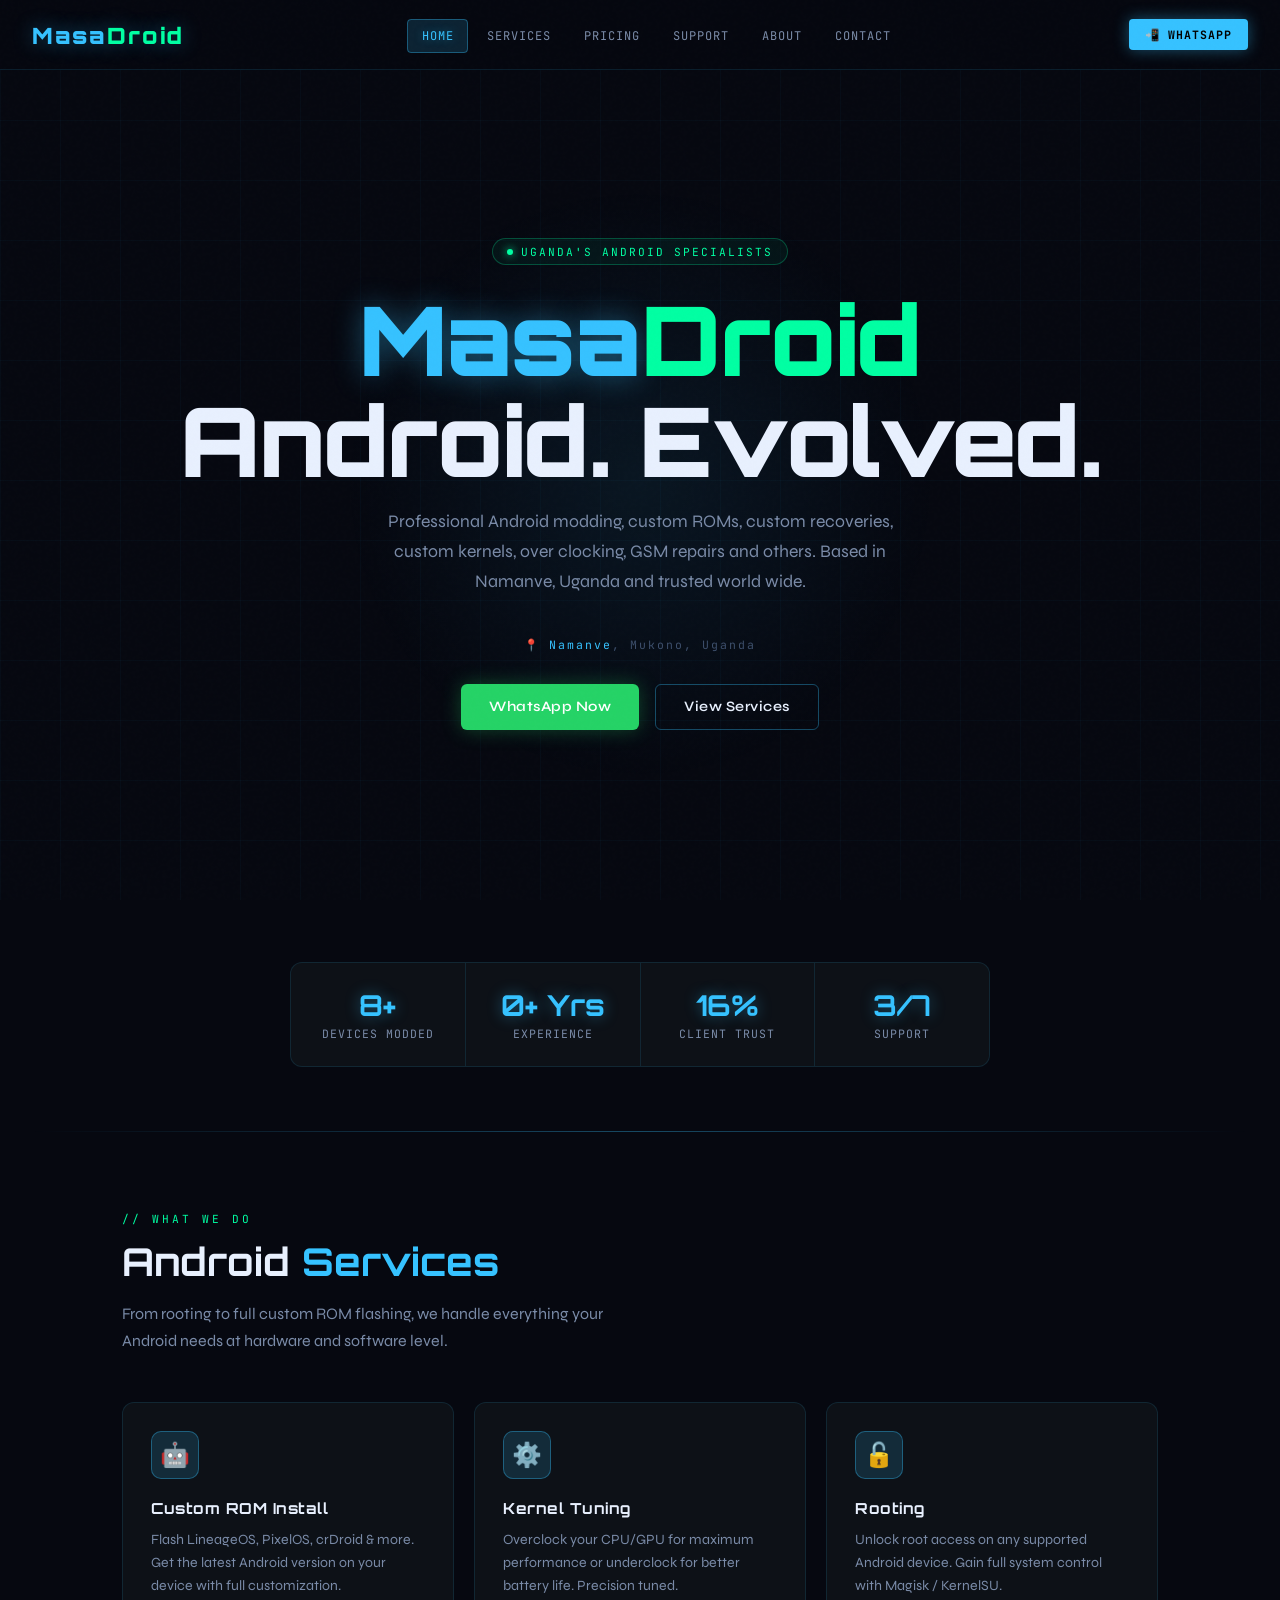
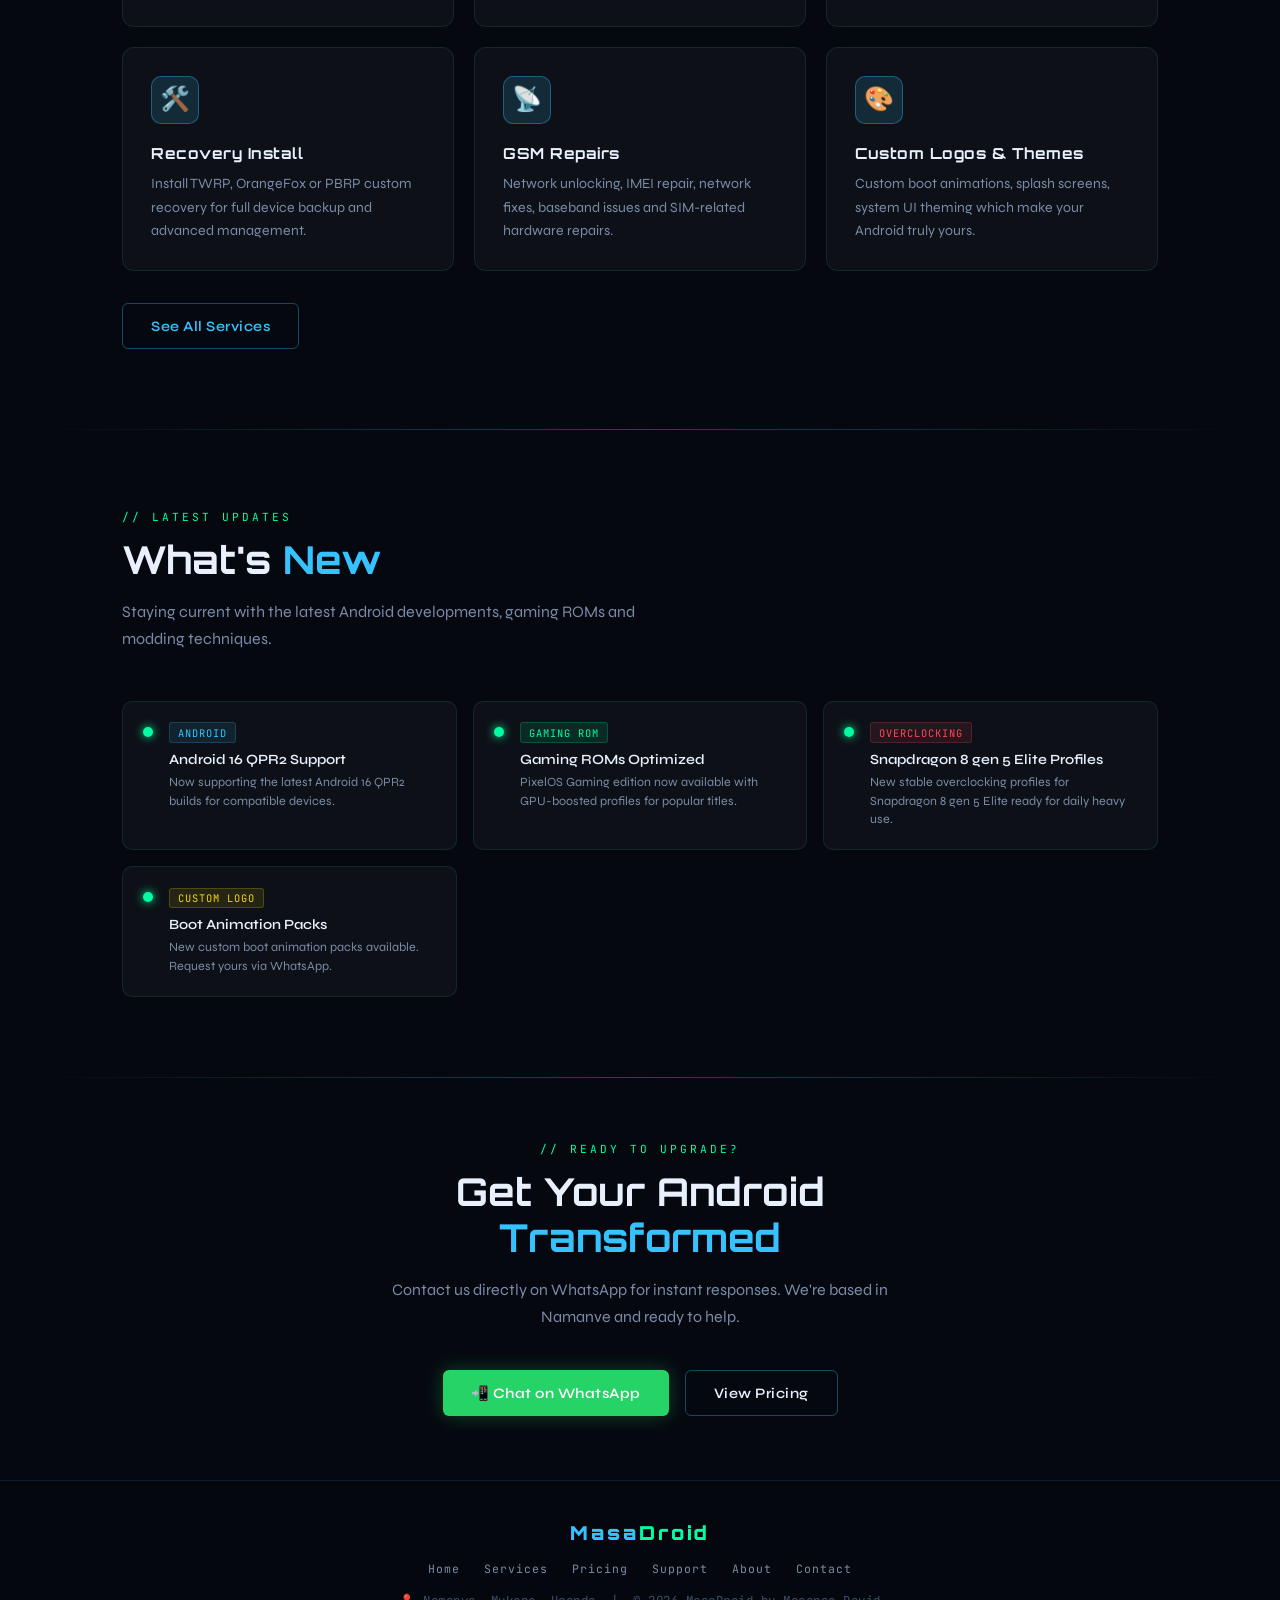
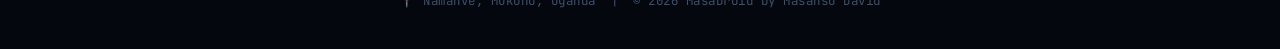
<file: index.html>
<!DOCTYPE html>
<html lang="en">
<head>
  <meta charset="UTF-8" />
  <meta name="viewport" content="width=device-width, initial-scale=1.0" />
  <title>MasaDroid – Android Modding & Tech Services | Namanve, Uganda</title>
  <meta name="description" content="Professional Android modding services in Namanve, Mukono, Uganda. Custom ROMs, rooting, kernel tuning, GSM repairs by Masa David." />
  <link rel="stylesheet" href="styles.css" />
</head>
<body>

<!-- NAV -->
<nav>
  <a href="index.html" class="nav-logo">Masa<span>Droid</span></a>
  <ul class="nav-links">
    <li><a href="index.html" class="active">Home</a></li>
    <li><a href="services.html">Services</a></li>
    <li><a href="pricing.html">Pricing</a></li>
    <li><a href="support.html">Support</a></li>
    <li><a href="about.html">About</a></li>
    <li><a href="contact.html">Contact</a></li>
  </ul>
  <a href="https://wa.me/256764411376" target="_blank" class="nav-cta">📲 WhatsApp</a>
  <div class="hamburger" id="hamburger">
    <span></span><span></span><span></span>
  </div>
</nav>

<main>
  <!-- HERO -->
  <section class="hero">
    <div class="hero-glow"></div>
    <div>
      <div class="hero-badge">Uganda's Android Specialists</div>
      <h1>
        <span class="accent">Masa</span><span class="accent2">Droid</span><br />
        Android. Evolved.
      </h1>
      <p class="hero-sub">
        Professional Android modding, custom ROMs, custom recoveries, custom kernels, over clocking, GSM repairs and others. Based in Namanve, Uganda and trusted world wide.
      </p>
      <p class="hero-location">📍 <span>Namanve</span>, Mukono, Uganda</p>
      <div class="hero-btns">
        <a href="https://wa.me/256764411376" target="_blank" class="btn btn-whatsapp">
          WhatsApp Now
        </a>
        <a href="services.html" class="btn btn-secondary">View Services</a>
      </div>
    </div>
  </section>

  <!-- STATS -->
  <div style="max-width:1100px;margin:0 auto;padding:0 2rem;">
    <div class="stats-row">
      <div class="stat-item">
        <span class="stat-num" data-count="50" data-suffix="+">0+</span>
        <span class="stat-label">Devices Modded</span>
      </div>
      <div class="stat-item">
        <span class="stat-num" data-count="3" data-suffix="+ Yrs">0+ Yrs</span>
        <span class="stat-label">Experience</span>
      </div>
      <div class="stat-item">
        <span class="stat-num" data-count="100" data-suffix="%">0%</span>
        <span class="stat-label">Client Trust</span>
      </div>
      <div class="stat-item">
        <span class="stat-num" data-count="24" data-suffix="/7">0/7</span>
        <span class="stat-label">Support</span>
      </div>
    </div>
  </div>

  <div class="divider"></div>

  <!-- SERVICES PREVIEW -->
  <section>
    <span class="section-tag">// what we do</span>
    <h2 class="section-title">Android <span class="accent">Services</span></h2>
    <p class="section-desc">From rooting to full custom ROM flashing, we handle everything your Android needs at  hardware and software level.</p>

    <div class="cards-grid">
      <div class="card">
        <div class="card-icon">🤖</div>
        <h3>Custom ROM Install</h3>
        <p>Flash LineageOS, PixelOS, crDroid & more. Get the latest Android version on your device with full customization.</p>
      </div>
      <div class="card">
        <div class="card-icon">⚙️</div>
        <h3>Kernel Tuning</h3>
        <p>Overclock your CPU/GPU for maximum performance or underclock for better battery life. Precision tuned.</p>
      </div>
      <div class="card">
        <div class="card-icon">🔓</div>
        <h3>Rooting</h3>
        <p>Unlock root access on any supported Android device. Gain full system control with Magisk / KernelSU.</p>
      </div>
      <div class="card">
        <div class="card-icon">🛠️</div>
        <h3>Recovery Install</h3>
        <p>Install TWRP, OrangeFox or PBRP custom recovery for full device backup and advanced management.</p>
      </div>
      <div class="card">
        <div class="card-icon">📡</div>
        <h3>GSM Repairs</h3>
        <p>Network unlocking, IMEI repair, network fixes, baseband issues and SIM-related hardware repairs.</p>
      </div>
      <div class="card">
        <div class="card-icon">🎨</div>
        <h3>Custom Logos & Themes</h3>
        <p>Custom boot animations, splash screens, system UI theming which make your Android truly yours.</p>
      </div>
    </div>

    <div style="margin-top:2rem;">
      <a href="services.html" class="btn btn-outline">See All Services</a>
    </div>
  </section>

  <div class="divider"></div>

  <!-- LATEST UPDATES -->
  <section>
    <span class="section-tag">// latest updates</span>
    <h2 class="section-title">What's <span class="accent">New</span></h2>
    <p class="section-desc">Staying current with the latest Android developments, gaming ROMs and modding techniques.</p>

    <div class="updates-grid">
      <div class="update-card">
        <div class="update-dot"></div>
        <div>
          <span class="tag tag-android">Android</span>
          <h4>Android 16 QPR2 Support</h4>
          <p>Now supporting the latest Android 16 QPR2 builds for compatible devices.</p>
        </div>
      </div>
      <div class="update-card">
        <div class="update-dot"></div>
        <div>
          <span class="tag tag-rom">Gaming ROM</span>
          <h4>Gaming ROMs Optimized</h4>
          <p>PixelOS Gaming edition now available with GPU-boosted profiles for popular titles.</p>
        </div>
      </div>
      <div class="update-card">
        <div class="update-dot"></div>
        <div>
          <span class="tag tag-kernel">Overclocking</span>
          <h4>Snapdragon 8 gen 5 Elite Profiles</h4>
          <p>New stable overclocking profiles for Snapdragon 8 gen 5 Elite ready for daily heavy use.</p>
        </div>
      </div>
      <div class="update-card">
        <div class="update-dot"></div>
        <div>
          <span class="tag tag-logo">Custom Logo</span>
          <h4>Boot Animation Packs</h4>
          <p>New custom boot animation packs available. Request yours via WhatsApp.</p>
        </div>
      </div>
    </div>
  </section>

  <div class="divider"></div>

  <!-- CTA SECTION -->
  <section style="text-align:center;padding:4rem 2rem;">
    <span class="section-tag">// ready to upgrade?</span>
    <h2 class="section-title" style="max-width:500px;margin:0 auto 1rem;">Get Your Android <span class="accent">Transformed</span></h2>
    <p class="section-desc" style="margin:0 auto 2.5rem;">Contact us directly on WhatsApp for instant responses. We're based in Namanve and ready to help.</p>
    <div class="hero-btns">
      <a href="https://wa.me/256764411376" target="_blank" class="btn btn-whatsapp">
        📲 Chat on WhatsApp
      </a>
      <a href="pricing.html" class="btn btn-secondary">View Pricing</a>
    </div>
  </section>
</main>

<!-- FOOTER -->
<footer>
  <div class="footer-logo">Masa<span>Droid</span></div>
  <div class="footer-links">
    <a href="index.html">Home</a>
    <a href="services.html">Services</a>
    <a href="pricing.html">Pricing</a>
    <a href="support.html">Support</a>
    <a href="about.html">About</a>
    <a href="contact.html">Contact</a>
  </div>
  <p>📍 Namanve, Mukono, Uganda &nbsp;|&nbsp; © 2026 MasaDroid by Masanso David</p>
</footer>

<script src="script.js"></script>
</body>
</html>
</file>
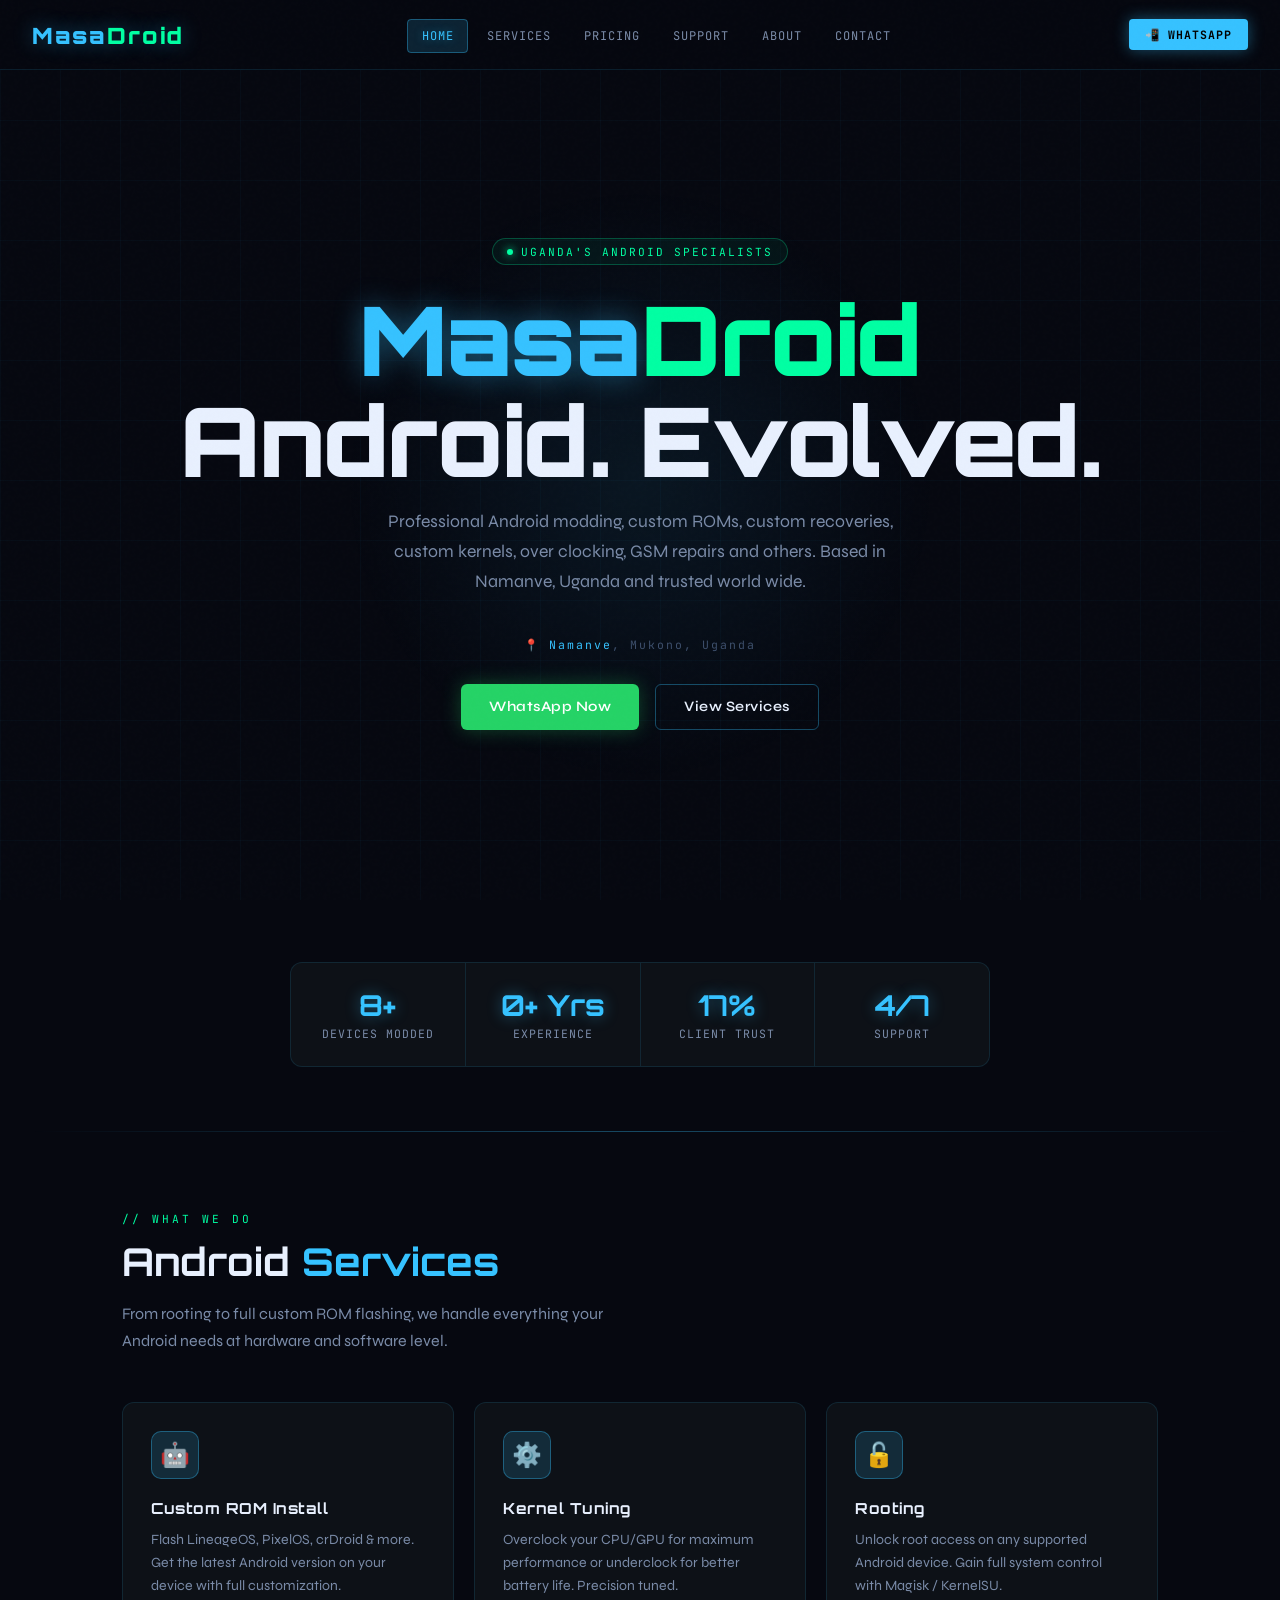
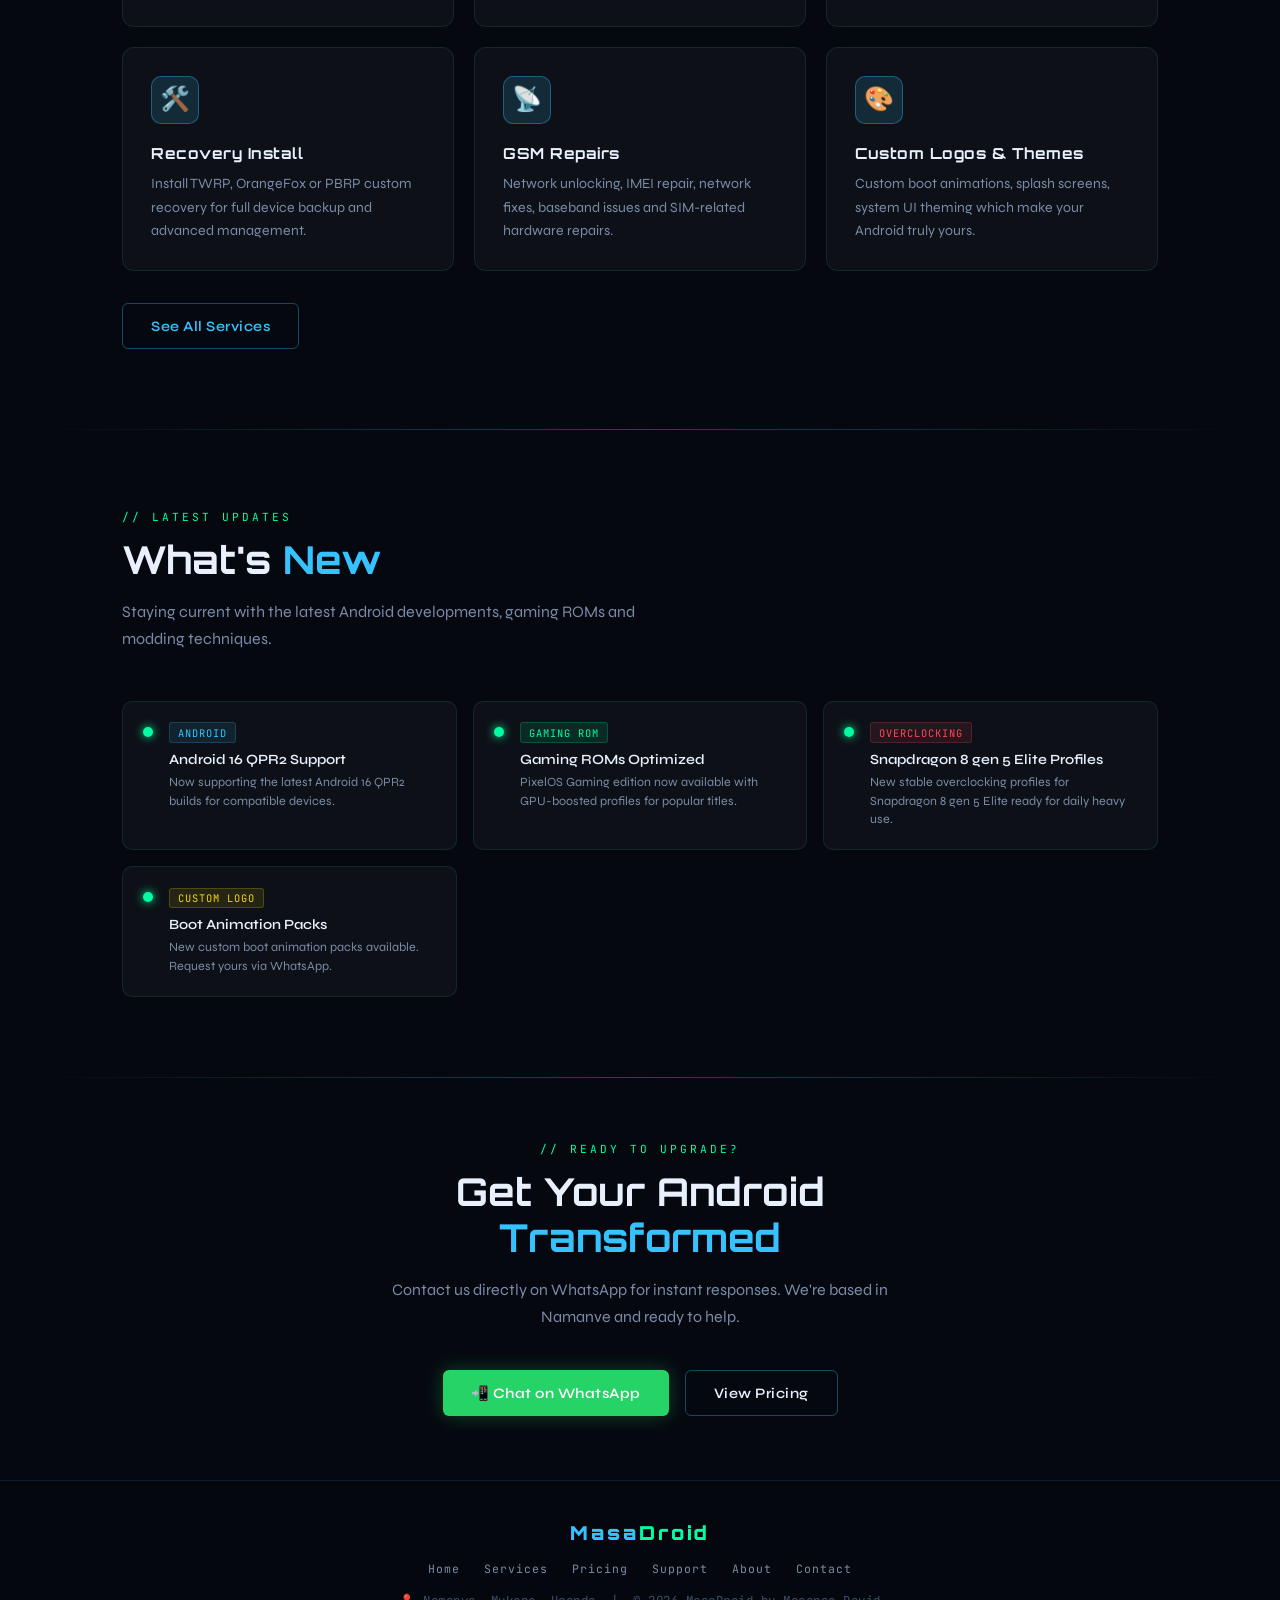
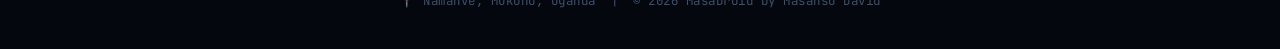
<file: html/index.html>
<!DOCTYPE html>
<html lang="en">
<head>
  <meta charset="UTF-8" />
  <meta name="viewport" content="width=device-width, initial-scale=1.0" />
  <title>MasaDroid – Android Modding & Tech Services | Namanve, Uganda</title>
  <meta name="description" content="Professional Android modding services in Namanve, Mukono, Uganda. Custom ROMs, rooting, kernel tuning, GSM repairs by Masa David." />
  <link rel="stylesheet" href="../css/styles.css" />
</head>
<body>

<!-- NAV -->
<nav>
  <a href="index.html" class="nav-logo">Masa<span>Droid</span></a>
  <ul class="nav-links">
    <li><a href="index.html" class="active">Home</a></li>
    <li><a href="services.html">Services</a></li>
    <li><a href="pricing.html">Pricing</a></li>
    <li><a href="support.html">Support</a></li>
    <li><a href="about.html">About</a></li>
    <li><a href="contact.html">Contact</a></li>
  </ul>
  <a href="https://wa.me/256764411376" target="_blank" class="nav-cta">📲 WhatsApp</a>
  <div class="hamburger" id="hamburger">
    <span></span><span></span><span></span>
  </div>
</nav>

<main>
  <!-- HERO -->
  <section class="hero">
    <div class="hero-glow"></div>
    <div>
      <div class="hero-badge">Uganda's Android Specialists</div>
      <h1>
        <span class="accent">Masa</span><span class="accent2">Droid</span><br />
        Android. Evolved.
      </h1>
      <p class="hero-sub">
        Professional Android modding, custom ROMs, custom recoveries, custom kernels, over clocking, GSM repairs and others. Based in Namanve, Uganda and trusted world wide.
      </p>
      <p class="hero-location">📍 <span>Namanve</span>, Mukono, Uganda</p>
      <div class="hero-btns">
        <a href="https://wa.me/256764411376" target="_blank" class="btn btn-whatsapp">
          WhatsApp Now
        </a>
        <a href="services.html" class="btn btn-secondary">View Services</a>
      </div>
    </div>
  </section>

  <!-- STATS -->
  <div style="max-width:1100px;margin:0 auto;padding:0 2rem;">
    <div class="stats-row">
      <div class="stat-item">
        <span class="stat-num" data-count="50" data-suffix="+">0+</span>
        <span class="stat-label">Devices Modded</span>
      </div>
      <div class="stat-item">
        <span class="stat-num" data-count="3" data-suffix="+ Yrs">0+ Yrs</span>
        <span class="stat-label">Experience</span>
      </div>
      <div class="stat-item">
        <span class="stat-num" data-count="100" data-suffix="%">0%</span>
        <span class="stat-label">Client Trust</span>
      </div>
      <div class="stat-item">
        <span class="stat-num" data-count="24" data-suffix="/7">0/7</span>
        <span class="stat-label">Support</span>
      </div>
    </div>
  </div>

  <div class="divider"></div>

  <!-- SERVICES PREVIEW -->
  <section>
    <span class="section-tag">// what we do</span>
    <h2 class="section-title">Android <span class="accent">Services</span></h2>
    <p class="section-desc">From rooting to full custom ROM flashing, we handle everything your Android needs at  hardware and software level.</p>

    <div class="cards-grid">
      <div class="card">
        <div class="card-icon">🤖</div>
        <h3>Custom ROM Install</h3>
        <p>Flash LineageOS, PixelOS, crDroid & more. Get the latest Android version on your device with full customization.</p>
      </div>
      <div class="card">
        <div class="card-icon">⚙️</div>
        <h3>Kernel Tuning</h3>
        <p>Overclock your CPU/GPU for maximum performance or underclock for better battery life. Precision tuned.</p>
      </div>
      <div class="card">
        <div class="card-icon">🔓</div>
        <h3>Rooting</h3>
        <p>Unlock root access on any supported Android device. Gain full system control with Magisk / KernelSU.</p>
      </div>
      <div class="card">
        <div class="card-icon">🛠️</div>
        <h3>Recovery Install</h3>
        <p>Install TWRP, OrangeFox or PBRP custom recovery for full device backup and advanced management.</p>
      </div>
      <div class="card">
        <div class="card-icon">📡</div>
        <h3>GSM Repairs</h3>
        <p>Network unlocking, IMEI repair, network fixes, baseband issues and SIM-related hardware repairs.</p>
      </div>
      <div class="card">
        <div class="card-icon">🎨</div>
        <h3>Custom Logos & Themes</h3>
        <p>Custom boot animations, splash screens, system UI theming which make your Android truly yours.</p>
      </div>
    </div>

    <div style="margin-top:2rem;">
      <a href="services.html" class="btn btn-outline">See All Services</a>
    </div>
  </section>

  <div class="divider"></div>

  <!-- LATEST UPDATES -->
  <section>
    <span class="section-tag">// latest updates</span>
    <h2 class="section-title">What's <span class="accent">New</span></h2>
    <p class="section-desc">Staying current with the latest Android developments, gaming ROMs and modding techniques.</p>

    <div class="updates-grid">
      <div class="update-card">
        <div class="update-dot"></div>
        <div>
          <span class="tag tag-android">Android</span>
          <h4>Android 16 QPR2 Support</h4>
          <p>Now supporting the latest Android 16 QPR2 builds for compatible devices.</p>
        </div>
      </div>
      <div class="update-card">
        <div class="update-dot"></div>
        <div>
          <span class="tag tag-rom">Gaming ROM</span>
          <h4>Gaming ROMs Optimized</h4>
          <p>PixelOS Gaming edition now available with GPU-boosted profiles for popular titles.</p>
        </div>
      </div>
      <div class="update-card">
        <div class="update-dot"></div>
        <div>
          <span class="tag tag-kernel">Overclocking</span>
          <h4>Snapdragon 8 gen 5 Elite Profiles</h4>
          <p>New stable overclocking profiles for Snapdragon 8 gen 5 Elite ready for daily heavy use.</p>
        </div>
      </div>
      <div class="update-card">
        <div class="update-dot"></div>
        <div>
          <span class="tag tag-logo">Custom Logo</span>
          <h4>Boot Animation Packs</h4>
          <p>New custom boot animation packs available. Request yours via WhatsApp.</p>
        </div>
      </div>
    </div>
  </section>

  <div class="divider"></div>

  <!-- CTA SECTION -->
  <section style="text-align:center;padding:4rem 2rem;">
    <span class="section-tag">// ready to upgrade?</span>
    <h2 class="section-title" style="max-width:500px;margin:0 auto 1rem;">Get Your Android <span class="accent">Transformed</span></h2>
    <p class="section-desc" style="margin:0 auto 2.5rem;">Contact us directly on WhatsApp for instant responses. We're based in Namanve and ready to help.</p>
    <div class="hero-btns">
      <a href="https://wa.me/256764411376" target="_blank" class="btn btn-whatsapp">
        📲 Chat on WhatsApp
      </a>
      <a href="pricing.html" class="btn btn-secondary">View Pricing</a>
    </div>
  </section>
</main>

<!-- FOOTER -->
<footer>
  <div class="footer-logo">Masa<span>Droid</span></div>
  <div class="footer-links">
    <a href="index.html">Home</a>
    <a href="services.html">Services</a>
    <a href="pricing.html">Pricing</a>
    <a href="support.html">Support</a>
    <a href="about.html">About</a>
    <a href="contact.html">Contact</a>
  </div>
  <p>📍 Namanve, Mukono, Uganda &nbsp;|&nbsp; © 2026 MasaDroid by Masanso David</p>
</footer>

<script src="../js/script.js"></script>
</body>
</html>
</file>
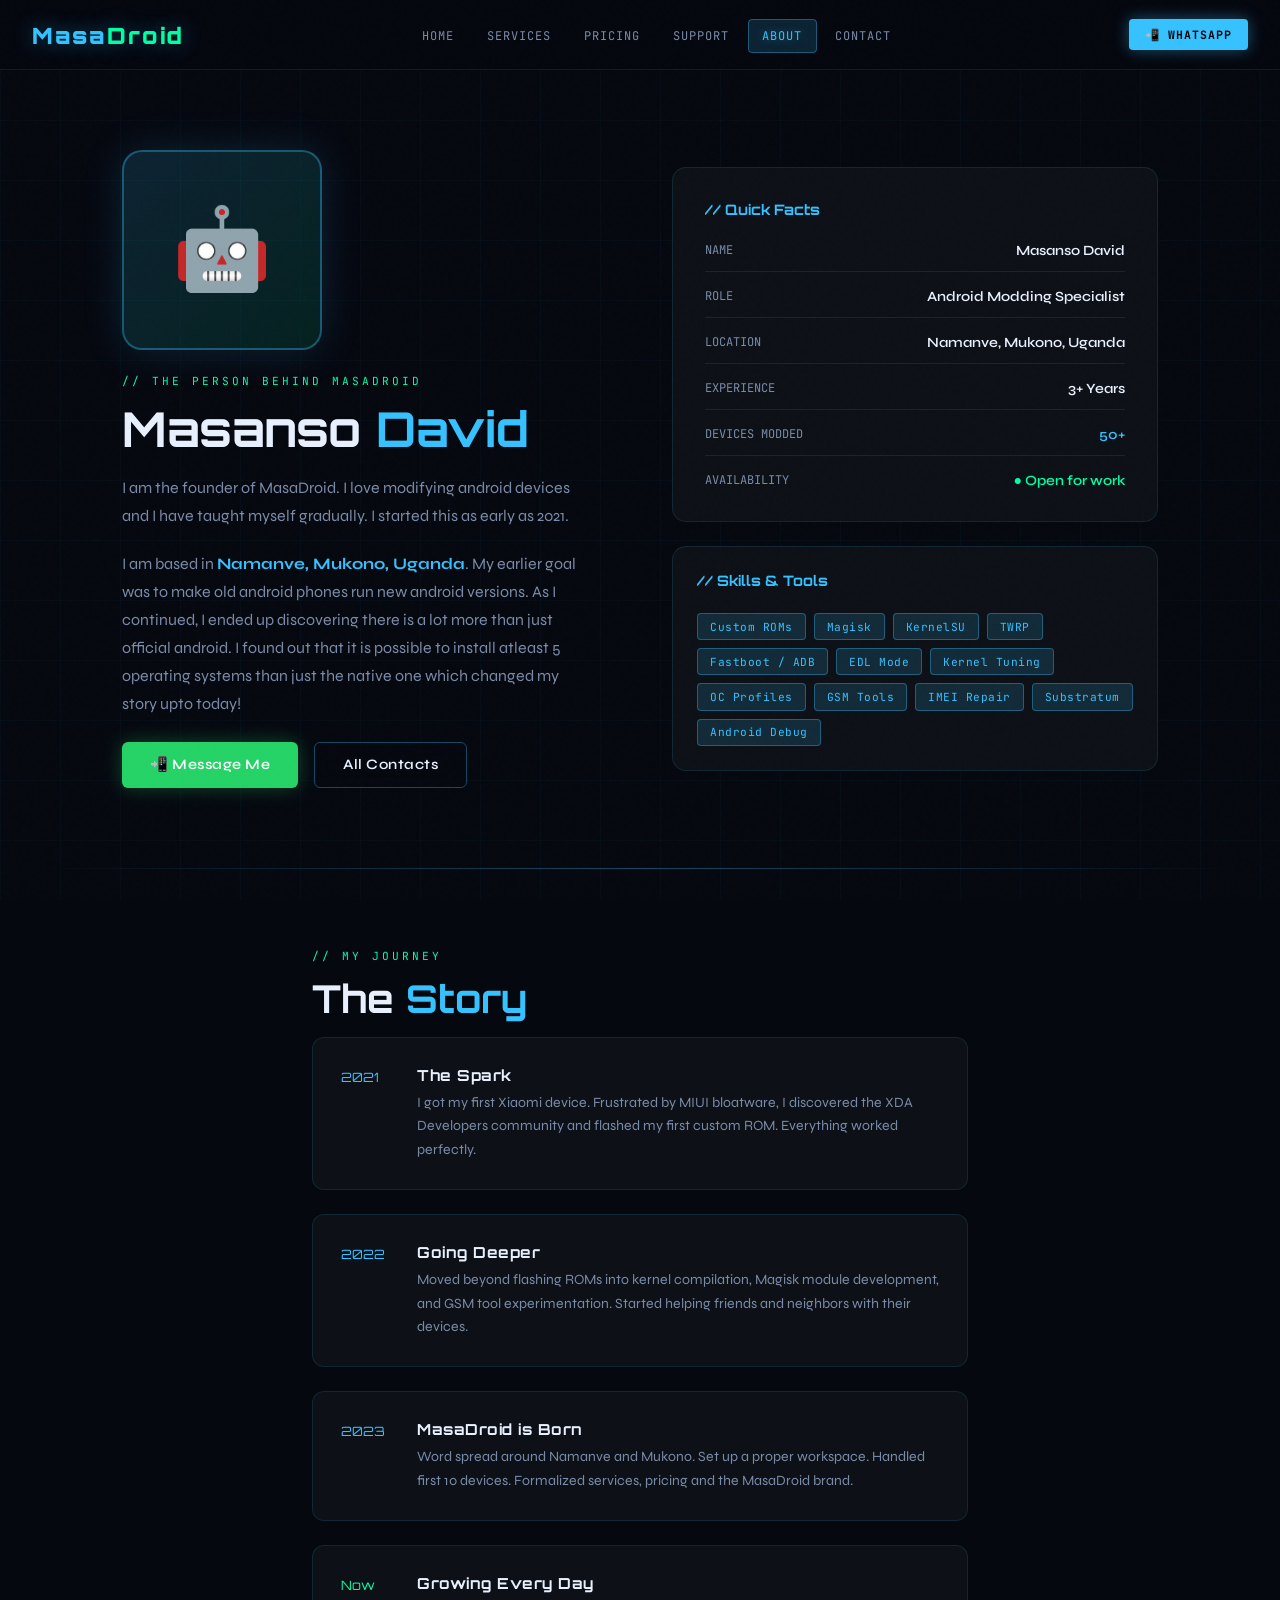
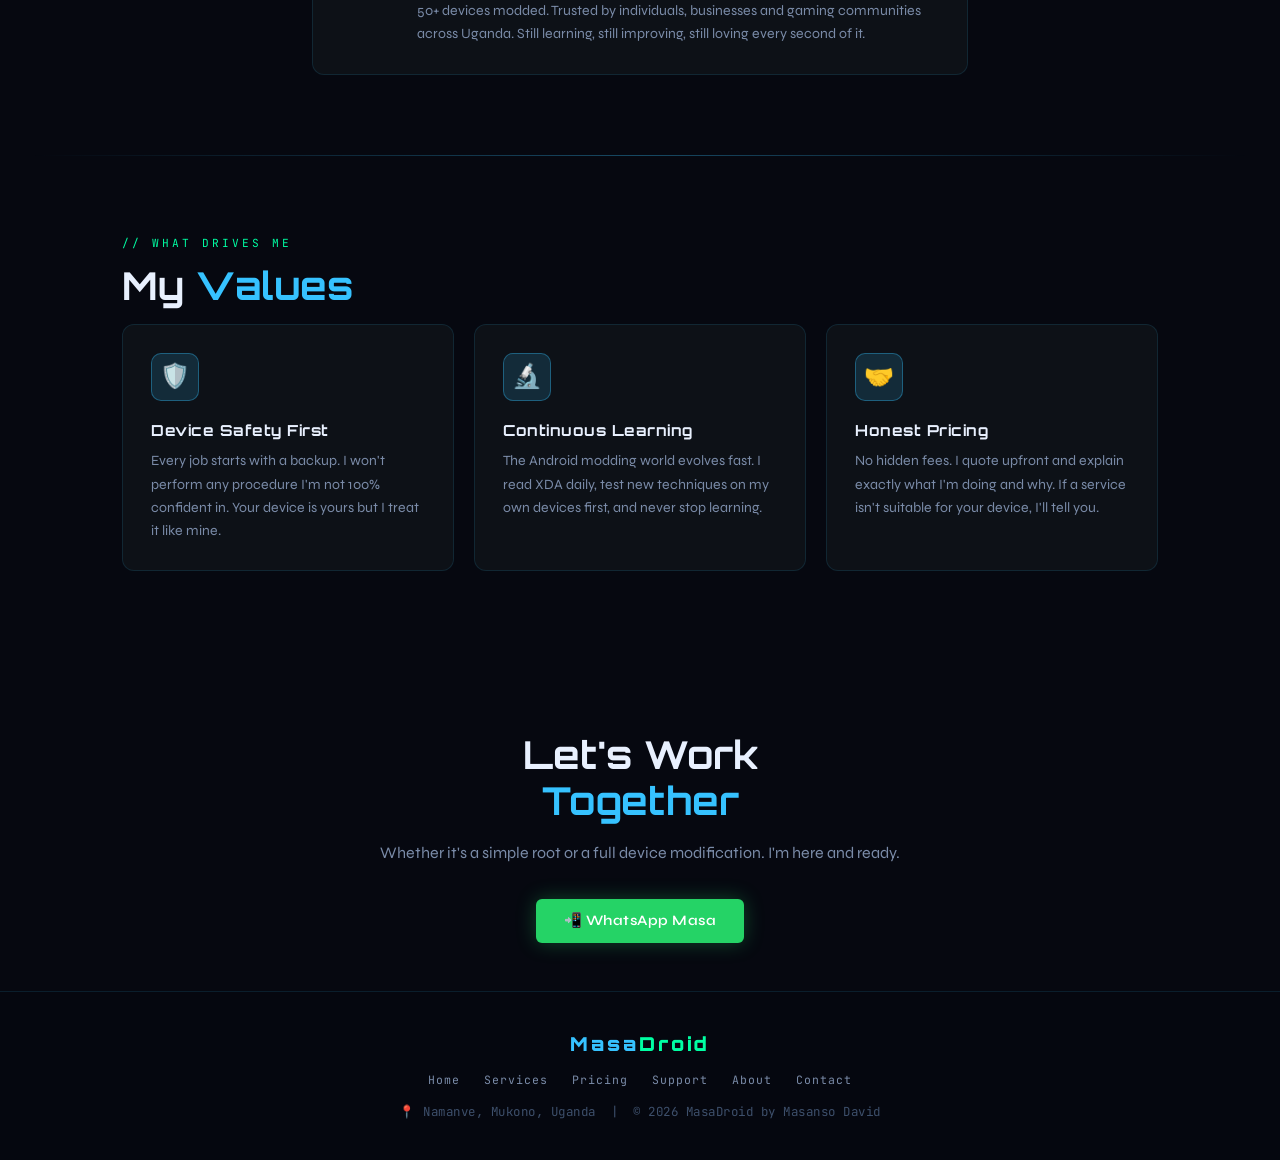
<file: about.html>
<!DOCTYPE html>
<html lang="en">
<head>
  <meta charset="UTF-8" />
  <meta name="viewport" content="width=device-width, initial-scale=1.0" />
  <title>About – MasaDroid | Masa David, Android Modding Expert</title>
  <meta name="description" content="Learn about Masa David — the Android modding expert behind MasaDroid, based in Namanve, Mukono, Uganda." />
  <link rel="stylesheet" href="styles.css" />
</head>
<body>

<nav>
  <a href="index.html" class="nav-logo">Masa<span>Droid</span></a>
  <ul class="nav-links">
    <li><a href="index.html">Home</a></li>
    <li><a href="services.html">Services</a></li>
    <li><a href="pricing.html">Pricing</a></li>
    <li><a href="support.html">Support</a></li>
    <li><a href="about.html" class="active">About</a></li>
    <li><a href="contact.html">Contact</a></li>
  </ul>
  <a href="https://wa.me/256764411376" target="_blank" class="nav-cta">📲 WhatsApp</a>
  <div class="hamburger"><span></span><span></span><span></span></div>
</nav>

<main>
  <!-- HERO -->
  <section style="padding-top:5rem;">
    <div class="about-hero">
      <div>
        <div class="about-avatar">🤖</div>
        <span class="section-tag">// the person behind masadroid</span>
        <h1 class="section-title" style="font-size:clamp(2rem,5vw,3rem);">
          Masanso <span class="accent">David</span>
        </h1>
        <p style="color:var(--text-muted);font-size:1rem;line-height:1.75;max-width:460px;margin-bottom:1.25rem;">
          I am the founder of MasaDroid. I love modifying android devices and I have taught myself gradually. I started this as early as 2021.
        </p>
        <p style="color:var(--text-muted);font-size:1rem;line-height:1.75;max-width:460px;margin-bottom:1.5rem;">
          I am based in <strong style="color:var(--accent)">Namanve, Mukono, Uganda</strong>. My earlier goal was to make old android phones run new android versions. As I continued, I ended up discovering there is a lot more than just official android. I found out that it is possible to install atleast 5 operating systems than just the native one which changed my story upto today!
        </p>
        <div style="display:flex;gap:1rem;flex-wrap:wrap;">
          <a href="https://wa.me/256764411376" target="_blank" class="btn btn-whatsapp">📲 Message Me</a>
          <a href="contact.html" class="btn btn-secondary">All Contacts</a>
        </div>
      </div>

      <div>
        <!-- QUICK FACTS -->
        <div style="background:var(--bg-card);border:1px solid var(--border);border-radius:14px;padding:2rem;margin-bottom:1.5rem;">
          <h3 style="font-family:'Orbitron',monospace;font-size:0.9rem;margin-bottom:1.5rem;color:var(--accent);">// Quick Facts</h3>
          <div style="display:flex;flex-direction:column;gap:1rem;">
            <div style="display:flex;justify-content:space-between;padding-bottom:0.75rem;border-bottom:1px solid var(--border);">
              <span style="font-family:'JetBrains Mono',monospace;font-size:0.75rem;color:var(--text-muted);">NAME</span>
              <span style="font-size:0.88rem;font-weight:600;">Masanso David</span>
            </div>
            <div style="display:flex;justify-content:space-between;padding-bottom:0.75rem;border-bottom:1px solid var(--border);">
              <span style="font-family:'JetBrains Mono',monospace;font-size:0.75rem;color:var(--text-muted);">ROLE</span>
              <span style="font-size:0.88rem;font-weight:600;">Android Modding Specialist</span>
            </div>
            <div style="display:flex;justify-content:space-between;padding-bottom:0.75rem;border-bottom:1px solid var(--border);">
              <span style="font-family:'JetBrains Mono',monospace;font-size:0.75rem;color:var(--text-muted);">LOCATION</span>
              <span style="font-size:0.88rem;font-weight:600;">Namanve, Mukono, Uganda</span>
            </div>
            <div style="display:flex;justify-content:space-between;padding-bottom:0.75rem;border-bottom:1px solid var(--border);">
              <span style="font-family:'JetBrains Mono',monospace;font-size:0.75rem;color:var(--text-muted);">EXPERIENCE</span>
              <span style="font-size:0.88rem;font-weight:600;">3+ Years</span>
            </div>
            <div style="display:flex;justify-content:space-between;padding-bottom:0.75rem;border-bottom:1px solid var(--border);">
              <span style="font-family:'JetBrains Mono',monospace;font-size:0.75rem;color:var(--text-muted);">DEVICES MODDED</span>
              <span style="font-size:0.88rem;font-weight:600;color:var(--accent);">50+</span>
            </div>
            <div style="display:flex;justify-content:space-between;">
              <span style="font-family:'JetBrains Mono',monospace;font-size:0.75rem;color:var(--text-muted);">AVAILABILITY</span>
              <span style="font-size:0.88rem;font-weight:600;color:var(--accent2);">● Open for work</span>
            </div>
          </div>
        </div>

        <!-- SKILL TAGS -->
        <div style="background:var(--bg-card);border:1px solid var(--border);border-radius:14px;padding:1.5rem;">
          <h3 style="font-family:'Orbitron',monospace;font-size:0.9rem;margin-bottom:1rem;color:var(--accent);">// Skills & Tools</h3>
          <div class="skill-tags">
            <span class="skill-tag">Custom ROMs</span>
            <span class="skill-tag">Magisk</span>
            <span class="skill-tag">KernelSU</span>
            <span class="skill-tag">TWRP</span>
            <span class="skill-tag">Fastboot / ADB</span>
            <span class="skill-tag">EDL Mode</span>
            <span class="skill-tag">Kernel Tuning</span>
            <span class="skill-tag">OC Profiles</span>
            <span class="skill-tag">GSM Tools</span>
            <span class="skill-tag">IMEI Repair</span>
            <span class="skill-tag">Substratum</span>
            <span class="skill-tag">Android Debug</span>
          </div>
        </div>
      </div>
    </div>
  </section>

  <div class="divider"></div>

  <!-- MY STORY -->
  <section style="max-width:720px;">
    <span class="section-tag">// my journey</span>
    <h2 class="section-title">The <span class="accent">Story</span></h2>

    <div style="display:flex;flex-direction:column;gap:1.5rem;">
      <div class="card">
        <div style="display:flex;gap:1rem;align-items:flex-start;">
          <div style="font-family:'Orbitron',monospace;font-size:0.8rem;color:var(--accent);min-width:60px;padding-top:3px;">2021</div>
          <div>
            <h3 style="margin-bottom:0.4rem;">The Spark</h3>
            <p>I got my first Xiaomi device. Frustrated by MIUI bloatware, I discovered the XDA Developers community and flashed my first custom ROM. Everything worked perfectly.</p>
          </div>
        </div>
      </div>

      <div class="card">
        <div style="display:flex;gap:1rem;align-items:flex-start;">
          <div style="font-family:'Orbitron',monospace;font-size:0.8rem;color:var(--accent);min-width:60px;padding-top:3px;">2022</div>
          <div>
            <h3 style="margin-bottom:0.4rem;">Going Deeper</h3>
            <p>Moved beyond flashing ROMs into kernel compilation, Magisk module development, and GSM tool experimentation. Started helping friends and neighbors with their devices.</p>
          </div>
        </div>
      </div>

      <div class="card">
        <div style="display:flex;gap:1rem;align-items:flex-start;">
          <div style="font-family:'Orbitron',monospace;font-size:0.8rem;color:var(--accent);min-width:60px;padding-top:3px;">2023</div>
          <div>
            <h3 style="margin-bottom:0.4rem;">MasaDroid is Born</h3>
            <p>Word spread around Namanve and Mukono. Set up a proper workspace. Handled first 10 devices. Formalized services, pricing and the MasaDroid brand.</p>
          </div>
        </div>
      </div>

      <div class="card">
        <div style="display:flex;gap:1rem;align-items:flex-start;">
          <div style="font-family:'Orbitron',monospace;font-size:0.8rem;color:var(--accent2);min-width:60px;padding-top:3px;">Now</div>
          <div>
            <h3 style="margin-bottom:0.4rem;">Growing Every Day</h3>
            <p>50+ devices modded. Trusted by individuals, businesses and gaming communities across Uganda. Still learning, still improving, still loving every second of it.</p>
          </div>
        </div>
      </div>
    </div>
  </section>

  <div class="divider"></div>

  <!-- VALUES -->
  <section>
    <span class="section-tag">// what drives me</span>
    <h2 class="section-title">My <span class="accent">Values</span></h2>

    <div class="cards-grid">
      <div class="card">
        <div class="card-icon">🛡️</div>
        <h3>Device Safety First</h3>
        <p>Every job starts with a backup. I won't perform any procedure I'm not 100% confident in. Your device is yours but I treat it like mine.</p>
      </div>
      <div class="card">
        <div class="card-icon">🔬</div>
        <h3>Continuous Learning</h3>
        <p>The Android modding world evolves fast. I read XDA daily, test new techniques on my own devices first, and never stop learning.</p>
      </div>
      <div class="card">
        <div class="card-icon">🤝</div>
        <h3>Honest Pricing</h3>
        <p>No hidden fees. I quote upfront and explain exactly what I'm doing and why. If a service isn't suitable for your device, I'll tell you.</p>
      </div>
    </div>
  </section>

  <!-- CTA -->
  <section style="text-align:center;padding-bottom:3rem;">
    <h2 class="section-title" style="max-width:400px;margin:0 auto 1rem;">Let's Work <span class="accent">Together</span></h2>
    <p class="section-desc" style="margin:0 auto 2rem;">Whether it's a simple root or a full device modification. I'm here and ready.</p>
    <a href="https://wa.me/256764411376" target="_blank" class="btn btn-whatsapp">📲 WhatsApp Masa</a>
  </section>
</main>

<footer>
  <div class="footer-logo">Masa<span>Droid</span></div>
  <div class="footer-links">
    <a href="index.html">Home</a>
    <a href="services.html">Services</a>
    <a href="pricing.html">Pricing</a>
    <a href="support.html">Support</a>
    <a href="about.html">About</a>
    <a href="contact.html">Contact</a>
  </div>
  <p>📍 Namanve, Mukono, Uganda &nbsp;|&nbsp; © 2026 MasaDroid by Masanso David</p>
</footer>

<script src="../js/script.js"></script>
</body>
</html>
</file>
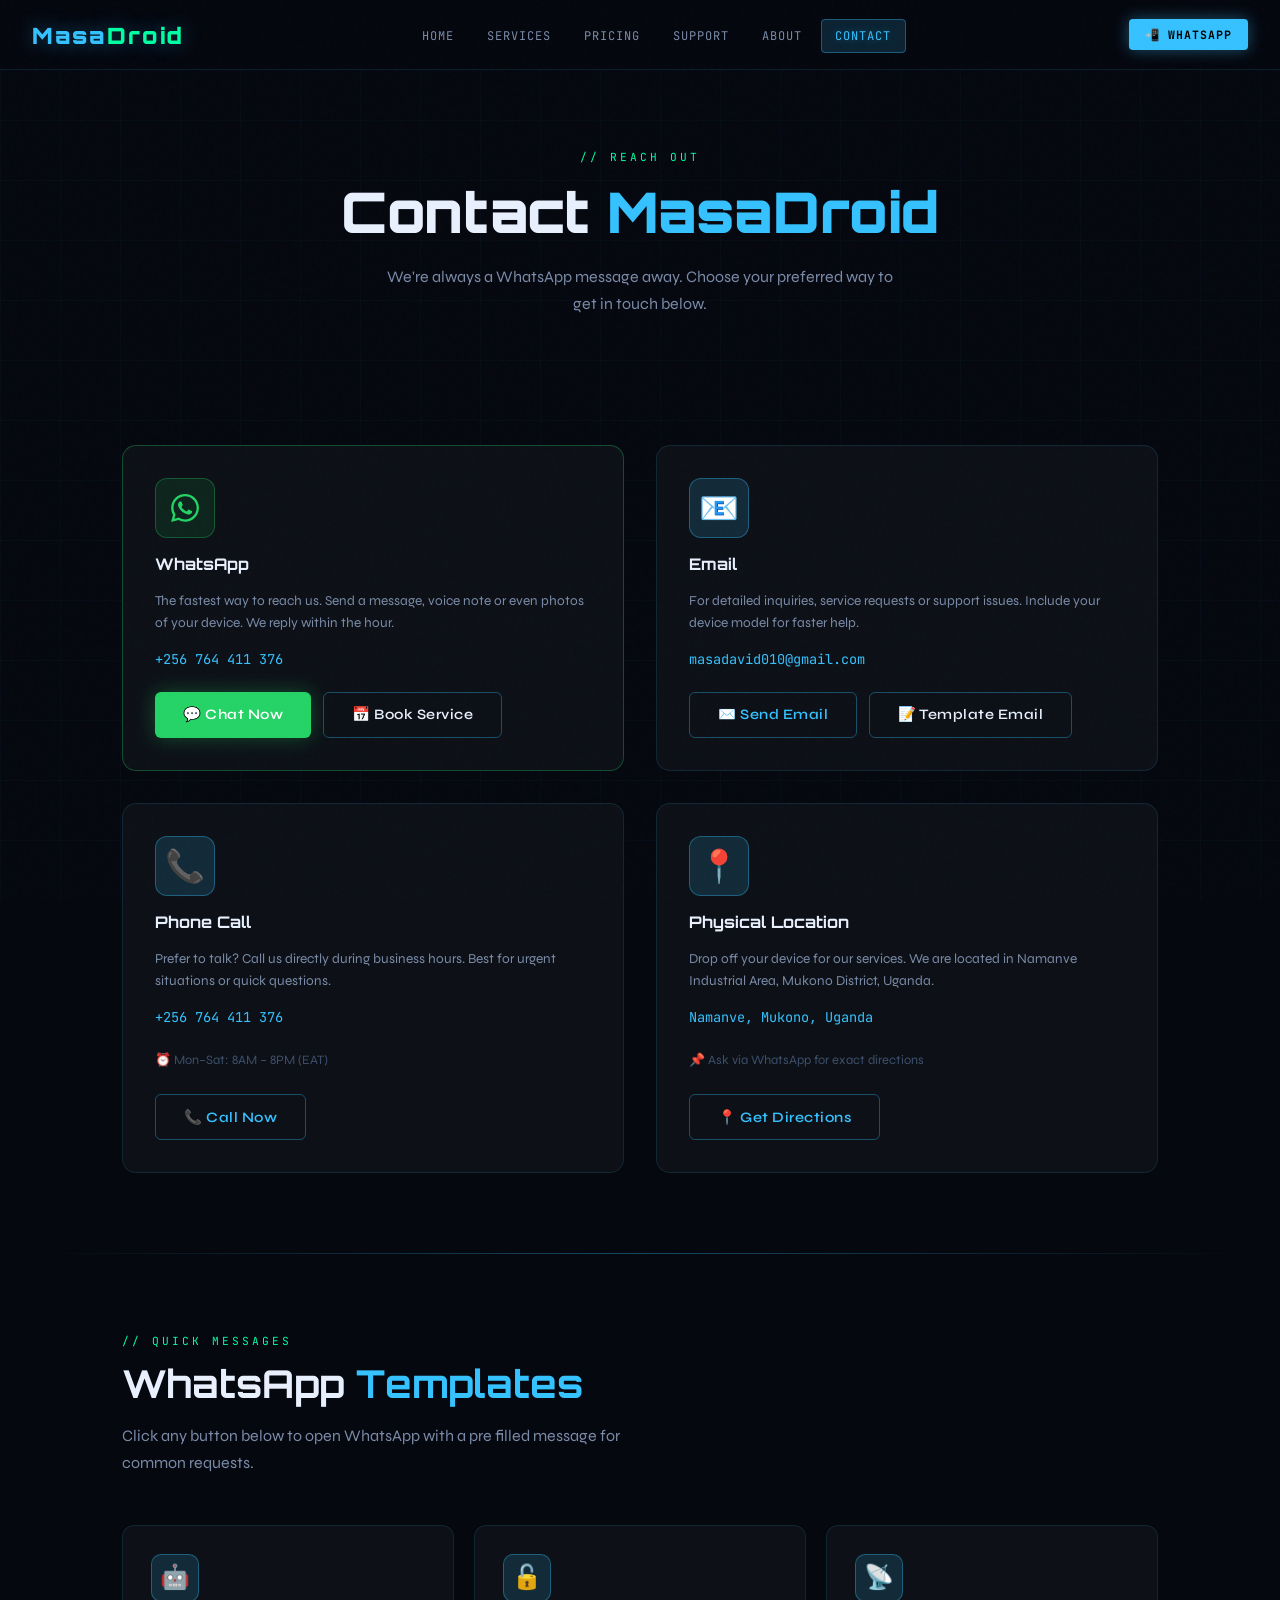
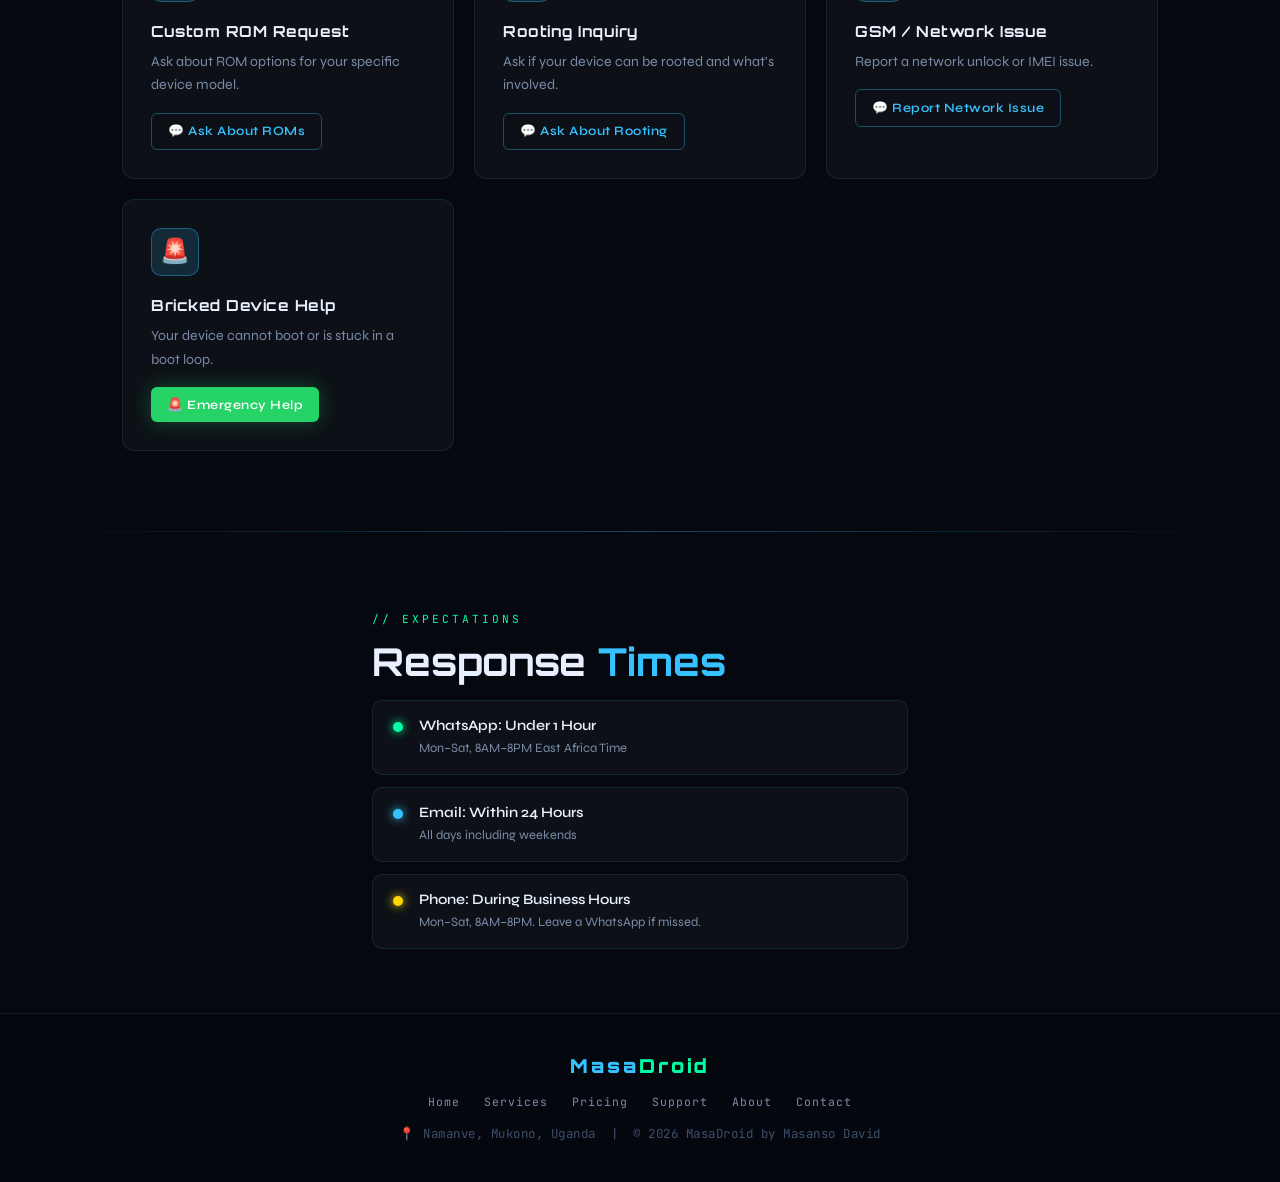
<file: contact.html>
<!DOCTYPE html>
<html lang="en">
<head>
  <meta charset="UTF-8" />
  <meta name="viewport" content="width=device-width, initial-scale=1.0" />
  <title>Contact – MasaDroid | WhatsApp & Email Uganda</title>
  <meta name="description" content="Contact MasaDroid for Android services. WhatsApp, email and phone — based in Namanve, Mukono, Uganda." />
  <link rel="stylesheet" href="styles.css" />
</head>
<body>

<nav>
  <a href="index.html" class="nav-logo">Masa<span>Droid</span></a>
  <ul class="nav-links">
    <li><a href="index.html">Home</a></li>
    <li><a href="services.html">Services</a></li>
    <li><a href="pricing.html">Pricing</a></li>
    <li><a href="support.html">Support</a></li>
    <li><a href="about.html">About</a></li>
    <li><a href="contact.html" class="active">Contact</a></li>
  </ul>
  <a href="https://wa.me/256764411376" target="_blank" class="nav-cta">📲 WhatsApp</a>
  <div class="hamburger"><span></span><span></span><span></span></div>
</nav>

<main>
  <div class="page-hero">
    <span class="section-tag">// reach out</span>
    <h1>Contact <span style="color:var(--accent)">MasaDroid</span></h1>
    <p>We're always a WhatsApp message away. Choose your preferred way to get in touch below.</p>
  </div>

  <!-- MAIN CONTACT METHODS -->
  <section>
    <div class="contact-grid">

      <!-- WHATSAPP -->
      <div class="contact-method" style="border-color:rgba(37,211,102,0.3);">
        <div class="contact-icon" style="background:rgba(37,211,102,0.1);border-color:rgba(37,211,102,0.3);">
          <svg width="28" height="28" viewBox="0 0 24 24" fill="#25d366"><path d="M17.472 14.382c-.297-.149-1.758-.867-2.03-.967-.273-.099-.471-.148-.67.15-.197.297-.767.966-.94 1.164-.173.199-.347.223-.644.075-.297-.15-1.255-.463-2.39-1.475-.883-.788-1.48-1.761-1.653-2.059-.173-.297-.018-.458.13-.606.134-.133.298-.347.446-.52.149-.174.198-.298.298-.497.099-.198.05-.371-.025-.52-.075-.149-.669-1.612-.916-2.207-.242-.579-.487-.5-.669-.51-.173-.008-.371-.01-.57-.01-.198 0-.52.074-.792.372-.272.297-1.04 1.016-1.04 2.479 0 1.462 1.065 2.875 1.213 3.074.149.198 2.096 3.2 5.077 4.487.709.306 1.262.489 1.694.625.712.227 1.36.195 1.871.118.571-.085 1.758-.719 2.006-1.413.248-.694.248-1.289.173-1.413-.074-.124-.272-.198-.57-.347m-5.421 7.403h-.004a9.87 9.87 0 01-5.031-1.378l-.361-.214-3.741.982.998-3.648-.235-.374a9.86 9.86 0 01-1.51-5.26c.001-5.45 4.436-9.884 9.888-9.884 2.64 0 5.122 1.03 6.988 2.898a9.825 9.825 0 012.893 6.994c-.003 5.45-4.437 9.884-9.885 9.884m8.413-18.297A11.815 11.815 0 0012.05 0C5.495 0 .16 5.335.157 11.892c0 2.096.547 4.142 1.588 5.945L.057 24l6.305-1.654a11.882 11.882 0 005.683 1.448h.005c6.554 0 11.89-5.335 11.893-11.893a11.821 11.821 0 00-3.48-8.413z"/></svg>
        </div>
        <h3>WhatsApp</h3>
        <p>The fastest way to reach us. Send a message, voice note or even photos of your device. We reply within the hour.</p>
        <span class="contact-value">+256 764 411 376</span>
        <div style="display:flex;gap:0.75rem;flex-wrap:wrap;margin-top:0.5rem;">
          <a href="https://wa.me/256764411376" target="_blank" class="btn btn-whatsapp">💬 Chat Now</a>
          <a href="https://wa.me/256764411376?text=Hi%20Masa!%20I%20want%20to%20book%20a%20service." target="_blank" class="btn btn-secondary">📅 Book Service</a>
        </div>
      </div>

      <!-- EMAIL -->
      <div class="contact-method">
        <div class="contact-icon">📧</div>
        <h3>Email</h3>
        <p>For detailed inquiries, service requests or support issues. Include your device model for faster help.</p>
        <span class="contact-value">masadavid010@gmail.com</span>
        <div style="display:flex;gap:0.75rem;flex-wrap:wrap;margin-top:0.5rem;">
          <a href="mailto:masadavid010@gmail.com" class="btn btn-outline">✉️ Send Email</a>
          <a href="mailto:masadavid010@gmail.com?subject=Service%20Inquiry&body=Hi%20Masa%2C%0A%0AI%27m%20interested%20in%20your%20services.%20My%20device%20is%3A%20%5Byour%20device%5D%0A%0AService%20needed%3A%20%5Bdescribe%20service%5D%0A%0AThanks!" class="btn btn-secondary">📝 Template Email</a>
        </div>
      </div>

      <!-- PHONE -->
      <div class="contact-method">
        <div class="contact-icon">📞</div>
        <h3>Phone Call</h3>
        <p>Prefer to talk? Call us directly during business hours. Best for urgent situations or quick questions.</p>
        <span class="contact-value">+256 764 411 376</span>
        <p style="font-size:0.8rem;color:var(--text-dim);margin-top:0.5rem;">⏰ Mon–Sat: 8AM – 8PM (EAT)</p>
        <a href="tel:+256764411376" class="btn btn-outline" style="margin-top:0.5rem;">📞 Call Now</a>
      </div>

      <!-- LOCATION -->
      <div class="contact-method">
        <div class="contact-icon">📍</div>
        <h3>Physical Location</h3>
        <p>Drop off your device for our services. We are located in Namanve Industrial Area, Mukono District, Uganda.</p>
        <span class="contact-value">Namanve, Mukono, Uganda</span>
        <p style="font-size:0.8rem;color:var(--text-dim);margin-top:0.5rem;">📌 Ask via WhatsApp for exact directions</p>
        <a href="https://wa.me/256764411376?text=Hi%20Masa!%20Can%20you%20send%20me%20your%20exact%20location?" target="_blank" class="btn btn-outline" style="margin-top:0.5rem;">📍 Get Directions</a>
      </div>

    </div>
  </section>

  <div class="divider"></div>

  <!-- QUICK WHATSAPP TEMPLATES -->
  <section>
    <span class="section-tag">// quick messages</span>
    <h2 class="section-title">WhatsApp <span class="accent">Templates</span></h2>
    <p class="section-desc">Click any button below to open WhatsApp with a pre filled message for common requests.</p>

    <div class="cards-grid">
      <div class="card">
        <div class="card-icon">🤖</div>
        <h3>Custom ROM Request</h3>
        <p>Ask about ROM options for your specific device model.</p>
        <a href="https://wa.me/256764411376?text=Hi%20Masa!%20I%20want%20to%20install%20a%20custom%20ROM%20on%20my%20device.%20It%20is%20a%20%5Byour%20phone%20model%5D.%20What%20options%20do%20you%20have%3F" target="_blank" class="btn btn-outline" style="margin-top:1rem;font-size:0.8rem;padding:0.6rem 1rem;">💬 Ask About ROMs</a>
      </div>
      <div class="card">
        <div class="card-icon">🔓</div>
        <h3>Rooting Inquiry</h3>
        <p>Ask if your device can be rooted and what's involved.</p>
        <a href="https://wa.me/256764411376?text=Hi%20Masa!%20I%20want%20to%20root%20my%20%5Bphone%20model%5D.%20Is%20it%20supported%20and%20how%20much%20does%20it%20cost%3F" target="_blank" class="btn btn-outline" style="margin-top:1rem;font-size:0.8rem;padding:0.6rem 1rem;">💬 Ask About Rooting</a>
      </div>
      <div class="card">
        <div class="card-icon">📡</div>
        <h3>GSM / Network Issue</h3>
        <p>Report a network unlock or IMEI issue.</p>
        <a href="https://wa.me/256764411376?text=Hi%20Masa!%20I%20have%20a%20network%20issue%20on%20my%20%5Bphone%20model%5D.%20It%20is%20%5Bdescribe%20problem%5D.%20Can%20you%20help%3F" target="_blank" class="btn btn-outline" style="margin-top:1rem;font-size:0.8rem;padding:0.6rem 1rem;">💬 Report Network Issue</a>
      </div>
      <div class="card">
        <div class="card-icon">🚨</div>
        <h3>Bricked Device Help</h3>
        <p>Your device cannot boot or is stuck in a boot loop.</p>
        <a href="https://wa.me/256764411376?text=Hi%20Masa!%20URGENT%20-%20My%20%5Bphone%20model%5D%20is%20bricked.%20It%20%5Bdescribe%20what%20happened%5D.%20Can%20you%20help%20fix%20it%3F" target="_blank" class="btn btn-whatsapp" style="margin-top:1rem;font-size:0.8rem;padding:0.6rem 1rem;">🚨 Emergency Help</a>
      </div>
    </div>
  </section>

  <div class="divider"></div>

  <!-- RESPONSE TIME -->
  <section style="max-width:600px;padding-bottom:4rem;">
    <span class="section-tag">// expectations</span>
    <h2 class="section-title">Response <span class="accent">Times</span></h2>

    <div class="faq-list">
      <div class="update-card" style="background:var(--bg-card);border-radius:10px;border:1px solid var(--border);padding:1rem 1.25rem;margin-bottom:0.75rem;">
        <div class="update-dot" style="background:var(--accent2);box-shadow:0 0 10px var(--accent2);"></div>
        <div>
          <h4 style="font-size:0.9rem;">WhatsApp: Under 1 Hour</h4>
          <p style="font-size:0.8rem;color:var(--text-muted);">Mon–Sat, 8AM–8PM East Africa Time</p>
        </div>
      </div>
      <div class="update-card" style="background:var(--bg-card);border-radius:10px;border:1px solid var(--border);padding:1rem 1.25rem;margin-bottom:0.75rem;">
        <div class="update-dot" style="background:var(--accent);box-shadow:0 0 10px var(--accent);"></div>
        <div>
          <h4 style="font-size:0.9rem;">Email: Within 24 Hours</h4>
          <p style="font-size:0.8rem;color:var(--text-muted);">All days including weekends</p>
        </div>
      </div>
      <div class="update-card" style="background:var(--bg-card);border-radius:10px;border:1px solid var(--border);padding:1rem 1.25rem;">
        <div class="update-dot" style="background:var(--gold);box-shadow:0 0 10px var(--gold);"></div>
        <div>
          <h4 style="font-size:0.9rem;">Phone: During Business Hours</h4>
          <p style="font-size:0.8rem;color:var(--text-muted);">Mon–Sat, 8AM–8PM. Leave a WhatsApp if missed.</p>
        </div>
      </div>
    </div>
  </section>
</main>

<footer>
  <div class="footer-logo">Masa<span>Droid</span></div>
  <div class="footer-links">
    <a href="index.html">Home</a>
    <a href="services.html">Services</a>
    <a href="pricing.html">Pricing</a>
    <a href="support.html">Support</a>
    <a href="about.html">About</a>
    <a href="contact.html">Contact</a>
  </div>
  <p>📍 Namanve, Mukono, Uganda &nbsp;|&nbsp; © 2026 MasaDroid by Masanso David</p>
</footer>

<script src="js/script.js"></script>
</body>
</html>
</file>
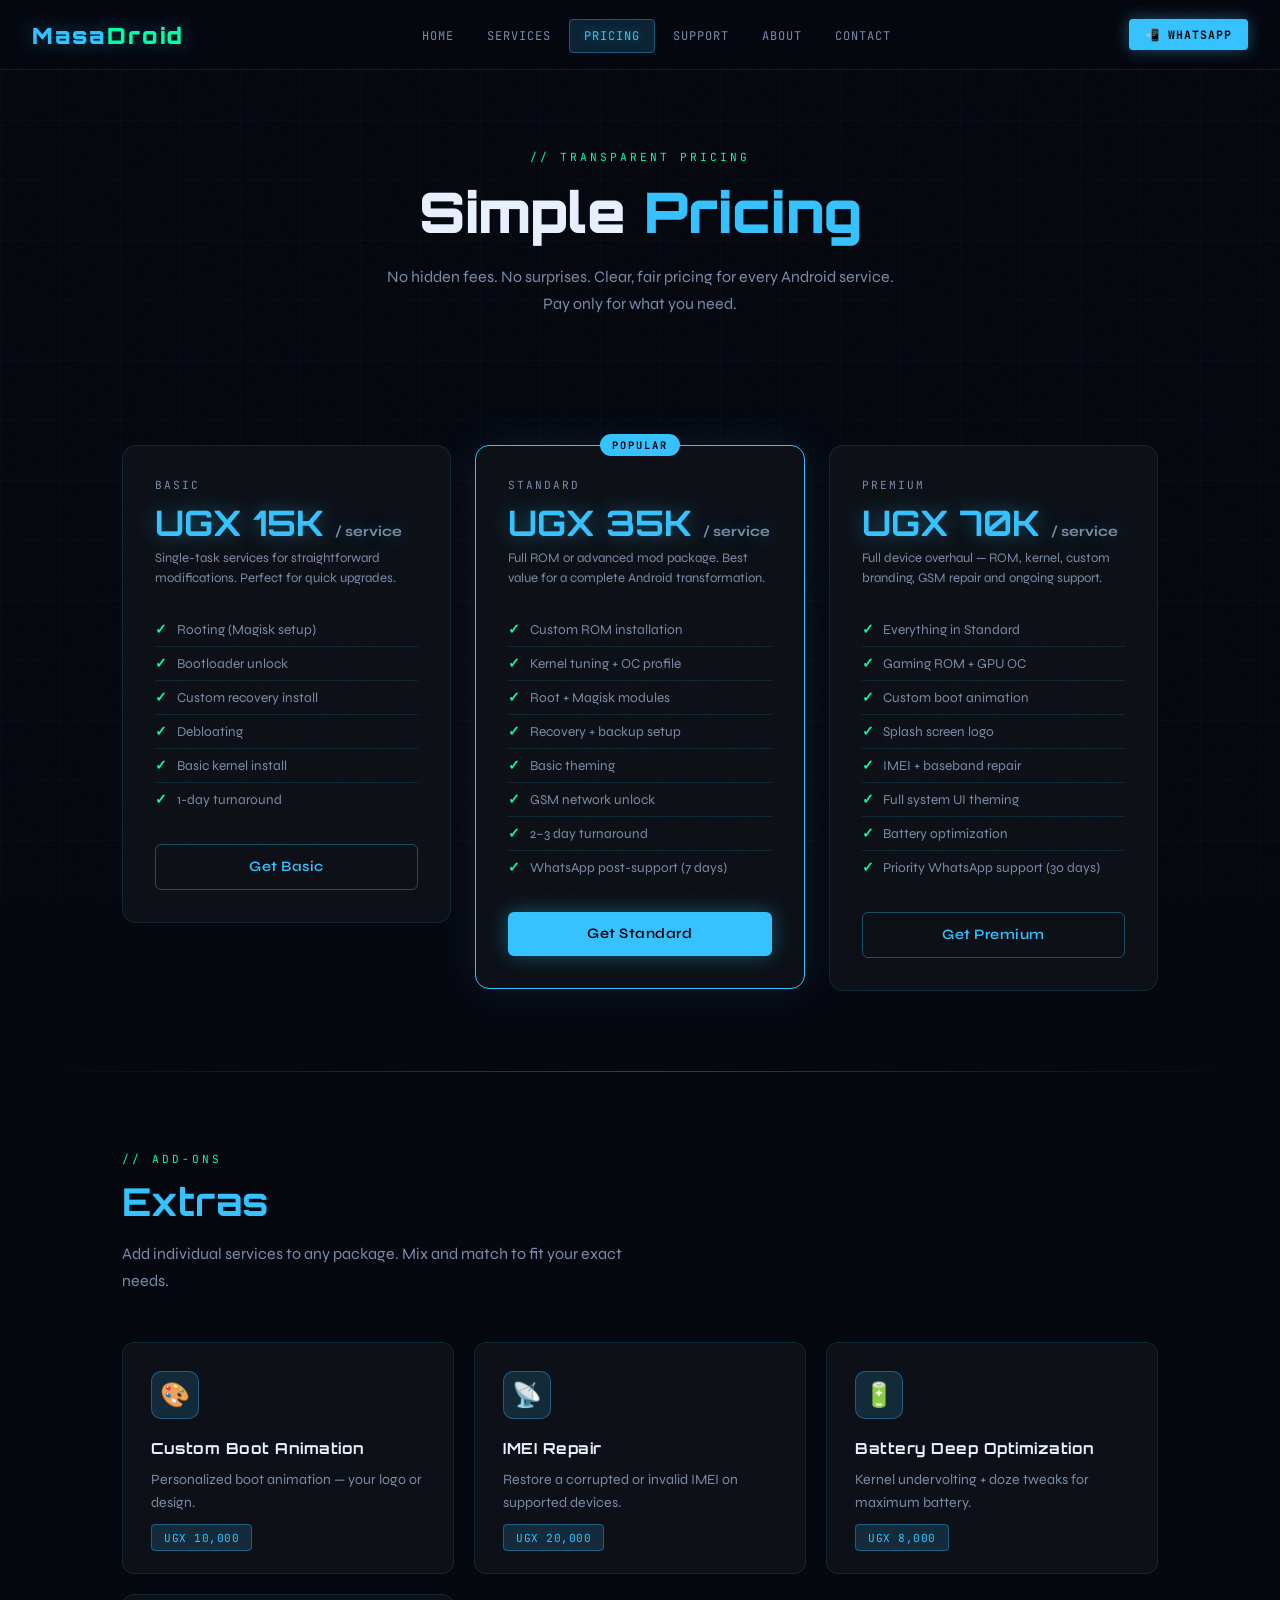
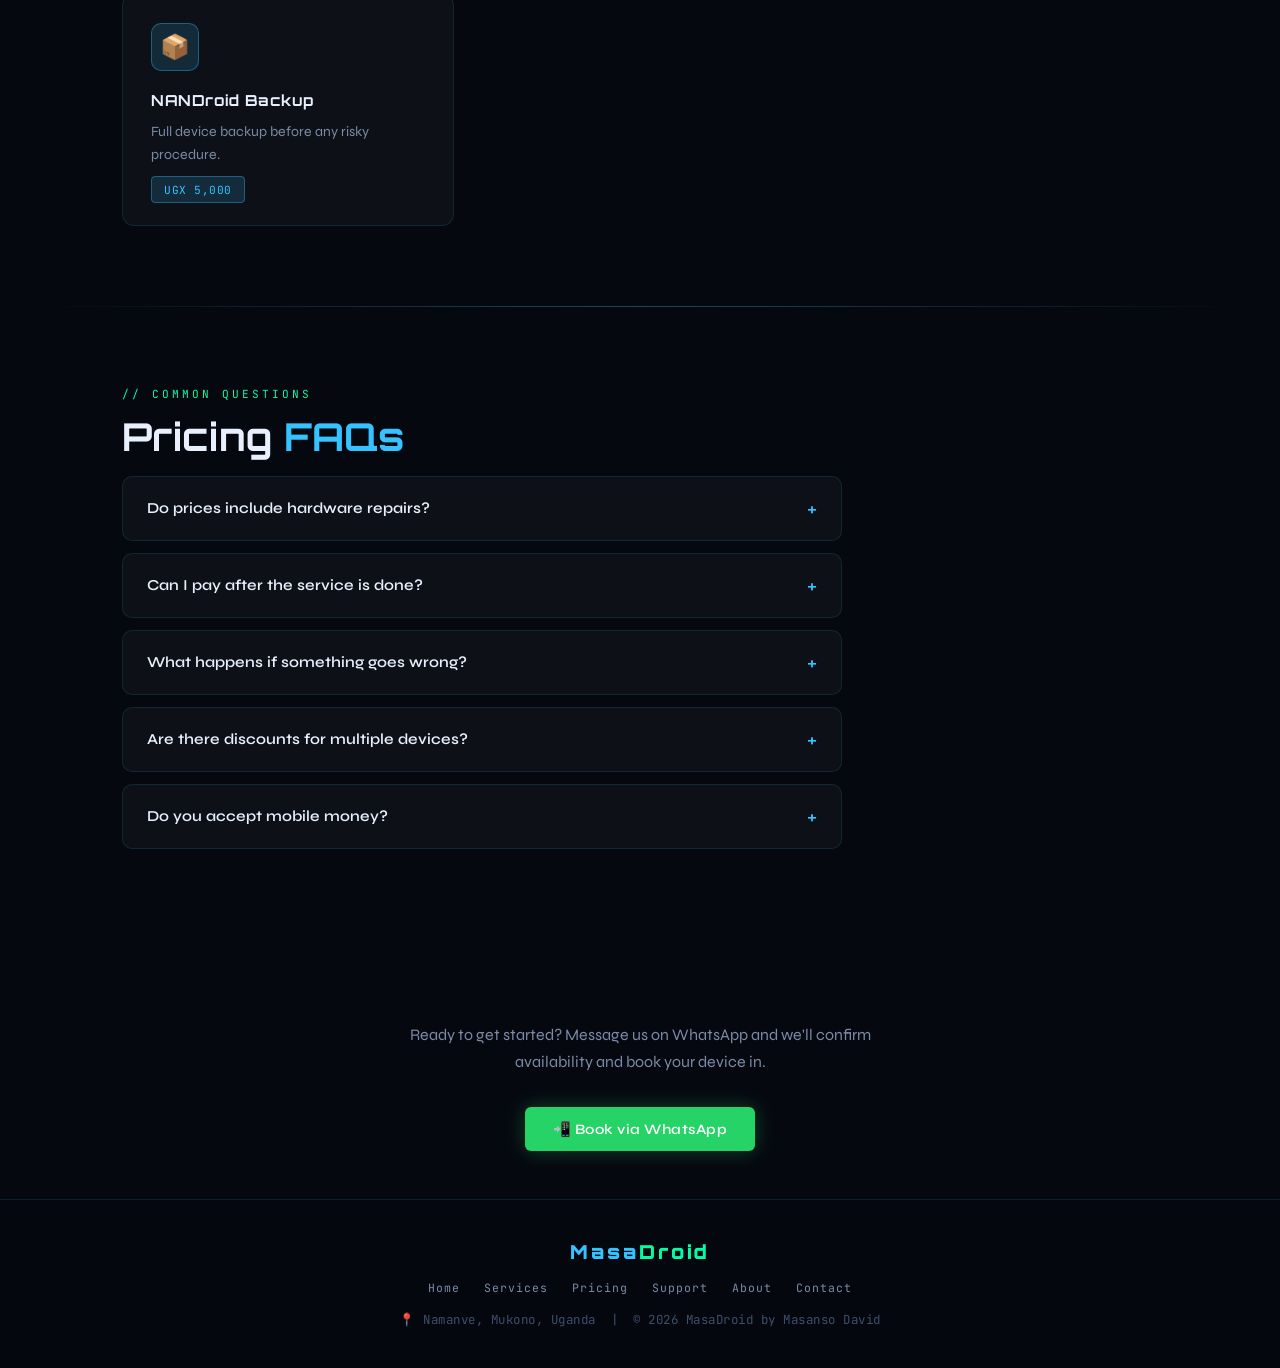
<file: pricing.html>
<!DOCTYPE html>
<html lang="en">
<head>
  <meta charset="UTF-8" />
  <meta name="viewport" content="width=device-width, initial-scale=1.0" />
  <title>Pricing – MasaDroid | Android Services Uganda</title>
  <meta name="description" content="Transparent pricing for Android modding services — Basic, Standard, and Premium tiers. MasaDroid, Namanve Uganda." />
  <link rel="stylesheet" href="styles.css" />
</head>
<body>

<nav>
  <a href="index.html" class="nav-logo">Masa<span>Droid</span></a>
  <ul class="nav-links">
    <li><a href="index.html">Home</a></li>
    <li><a href="services.html">Services</a></li>
    <li><a href="pricing.html" class="active">Pricing</a></li>
    <li><a href="support.html">Support</a></li>
    <li><a href="about.html">About</a></li>
    <li><a href="contact.html">Contact</a></li>
  </ul>
  <a href="https://wa.me/256764411376" target="_blank" class="nav-cta">📲 WhatsApp</a>
  <div class="hamburger"><span></span><span></span><span></span></div>
</nav>

<main>
  <div class="page-hero">
    <span class="section-tag">// transparent pricing</span>
    <h1>Simple <span style="color:var(--accent)">Pricing</span></h1>
    <p>No hidden fees. No surprises. Clear, fair pricing for every Android service. Pay only for what you need.</p>
  </div>

  <!-- PRICING TIERS -->
  <section>
    <div class="pricing-grid">

      <!-- BASIC -->
      <div class="pricing-card">
        <div class="pricing-tier">Basic</div>
        <div class="pricing-price">UGX 15K <span>/ service</span></div>
        <p class="pricing-desc">Single-task services for straightforward modifications. Perfect for quick upgrades.</p>
        <ul class="pricing-features">
          <li>Rooting (Magisk setup)</li>
          <li>Bootloader unlock</li>
          <li>Custom recovery install</li>
          <li>Debloating</li>
          <li>Basic kernel install</li>
          <li>1-day turnaround</li>
        </ul>
        <a href="https://wa.me/256764411376?text=Hi%20Masa!%20I%20want%20the%20Basic%20service%20package." target="_blank" class="btn btn-outline" style="width:100%;justify-content:center;">Get Basic</a>
      </div>

      <!-- STANDARD -->
      <div class="pricing-card featured">
        <div class="pricing-tier">Standard</div>
        <div class="pricing-price">UGX 35K <span>/ service</span></div>
        <p class="pricing-desc">Full ROM or advanced mod package. Best value for a complete Android transformation.</p>
        <ul class="pricing-features">
          <li>Custom ROM installation</li>
          <li>Kernel tuning + OC profile</li>
          <li>Root + Magisk modules</li>
          <li>Recovery + backup setup</li>
          <li>Basic theming</li>
          <li>GSM network unlock</li>
          <li>2–3 day turnaround</li>
          <li>WhatsApp post-support (7 days)</li>
        </ul>
        <a href="https://wa.me/256764411376?text=Hi%20Masa!%20I%20want%20the%20Standard%20service%20package." target="_blank" class="btn btn-primary" style="width:100%;justify-content:center;">Get Standard</a>
      </div>

      <!-- PREMIUM -->
      <div class="pricing-card">
        <div class="pricing-tier">Premium</div>
        <div class="pricing-price">UGX 70K <span>/ service</span></div>
        <p class="pricing-desc">Full device overhaul — ROM, kernel, custom branding, GSM repair and ongoing support.</p>
        <ul class="pricing-features">
          <li>Everything in Standard</li>
          <li>Gaming ROM + GPU OC</li>
          <li>Custom boot animation</li>
          <li>Splash screen logo</li>
          <li>IMEI + baseband repair</li>
          <li>Full system UI theming</li>
          <li>Battery optimization</li>
          <li>Priority WhatsApp support (30 days)</li>
        </ul>
        <a href="https://wa.me/256764411376?text=Hi%20Masa!%20I%20want%20the%20Premium%20service%20package." target="_blank" class="btn btn-outline" style="width:100%;justify-content:center;">Get Premium</a>
      </div>

    </div>
  </section>

  <div class="divider"></div>

  <!-- ADD-ONS -->
  <section>
    <span class="section-tag">// add-ons</span>
    <h2 class="section-title"><span class="accent">Extras</span></h2>
    <p class="section-desc">Add individual services to any package. Mix and match to fit your exact needs.</p>

    <div class="cards-grid">
      <div class="card">
        <div class="card-icon">🎨</div>
        <h3>Custom Boot Animation</h3>
        <p style="margin-bottom:0.75rem;">Personalized boot animation — your logo or design.</p>
        <span class="skill-tag">UGX 10,000</span>
      </div>
      <div class="card">
        <div class="card-icon">📡</div>
        <h3>IMEI Repair</h3>
        <p style="margin-bottom:0.75rem;">Restore a corrupted or invalid IMEI on supported devices.</p>
        <span class="skill-tag">UGX 20,000</span>
      </div>
      <div class="card">
        <div class="card-icon">🔋</div>
        <h3>Battery Deep Optimization</h3>
        <p style="margin-bottom:0.75rem;">Kernel undervolting + doze tweaks for maximum battery.</p>
        <span class="skill-tag">UGX 8,000</span>
      </div>
      <div class="card">
        <div class="card-icon">📦</div>
        <h3>NANDroid Backup</h3>
        <p style="margin-bottom:0.75rem;">Full device backup before any risky procedure.</p>
        <span class="skill-tag">UGX 5,000</span>
      </div>
    </div>
  </section>

  <div class="divider"></div>

  <!-- FAQ PRICING -->
  <section>
    <span class="section-tag">// common questions</span>
    <h2 class="section-title">Pricing <span class="accent">FAQs</span></h2>

    <div class="faq-list">
      <div class="faq-item">
        <button class="faq-question">Do prices include hardware repairs? <i class="faq-icon">+</i></button>
        <div class="faq-answer"><p>Software services are priced above. Hardware repairs (screen, battery, charging port) are quoted separately based on parts cost + labor. Contact us on WhatsApp for a quote.</p></div>
      </div>
      <div class="faq-item">
        <button class="faq-question">Can I pay after the service is done? <i class="faq-icon">+</i></button>
        <div class="faq-answer"><p>Yes. We typically work on-site or you can drop off your device. Payment is made when you collect. For remote consultations, a small deposit may be required.</p></div>
      </div>
      <div class="faq-item">
        <button class="faq-question">What happens if something goes wrong? <i class="faq-icon">+</i></button>
        <div class="faq-answer"><p>We always take a backup before any major modification. In the rare case of an issue, we'll restore your device at no extra cost. Our work is fully guaranteed.</p></div>
      </div>
      <div class="faq-item">
        <button class="faq-question">Are there discounts for multiple devices? <i class="faq-icon">+</i></button>
        <div class="faq-answer"><p>Yes! Bring 2 or more devices and we offer 10–15% off. Contact us on WhatsApp to discuss bulk or business rates.</p></div>
      </div>
      <div class="faq-item">
        <button class="faq-question">Do you accept mobile money? <i class="faq-icon">+</i></button>
        <div class="faq-answer"><p>Yes, we accept MTN Mobile Money, Airtel Money and cash. More payment methods can be discussed directly.</p></div>
      </div>
    </div>
  </section>

  <!-- CTA -->
  <section style="text-align:center;padding-bottom:3rem;">
    <p class="section-desc" style="margin:0 auto 2rem;">Ready to get started? Message us on WhatsApp and we'll confirm availability and book your device in.</p>
    <a href="https://wa.me/256764411376?text=Hi%20Masa!%20I%20want%20to%20book%20a%20service." target="_blank" class="btn btn-whatsapp">📲 Book via WhatsApp</a>
  </section>
</main>

<footer>
  <div class="footer-logo">Masa<span>Droid</span></div>
  <div class="footer-links">
    <a href="index.html">Home</a>
    <a href="services.html">Services</a>
    <a href="pricing.html">Pricing</a>
    <a href="support.html">Support</a>
    <a href="about.html">About</a>
    <a href="contact.html">Contact</a>
  </div>
  <p>📍 Namanve, Mukono, Uganda &nbsp;|&nbsp; © 2026 MasaDroid by Masanso David</p>
</footer>

<script src="script.js"></script>
</body>
</html>
</file>
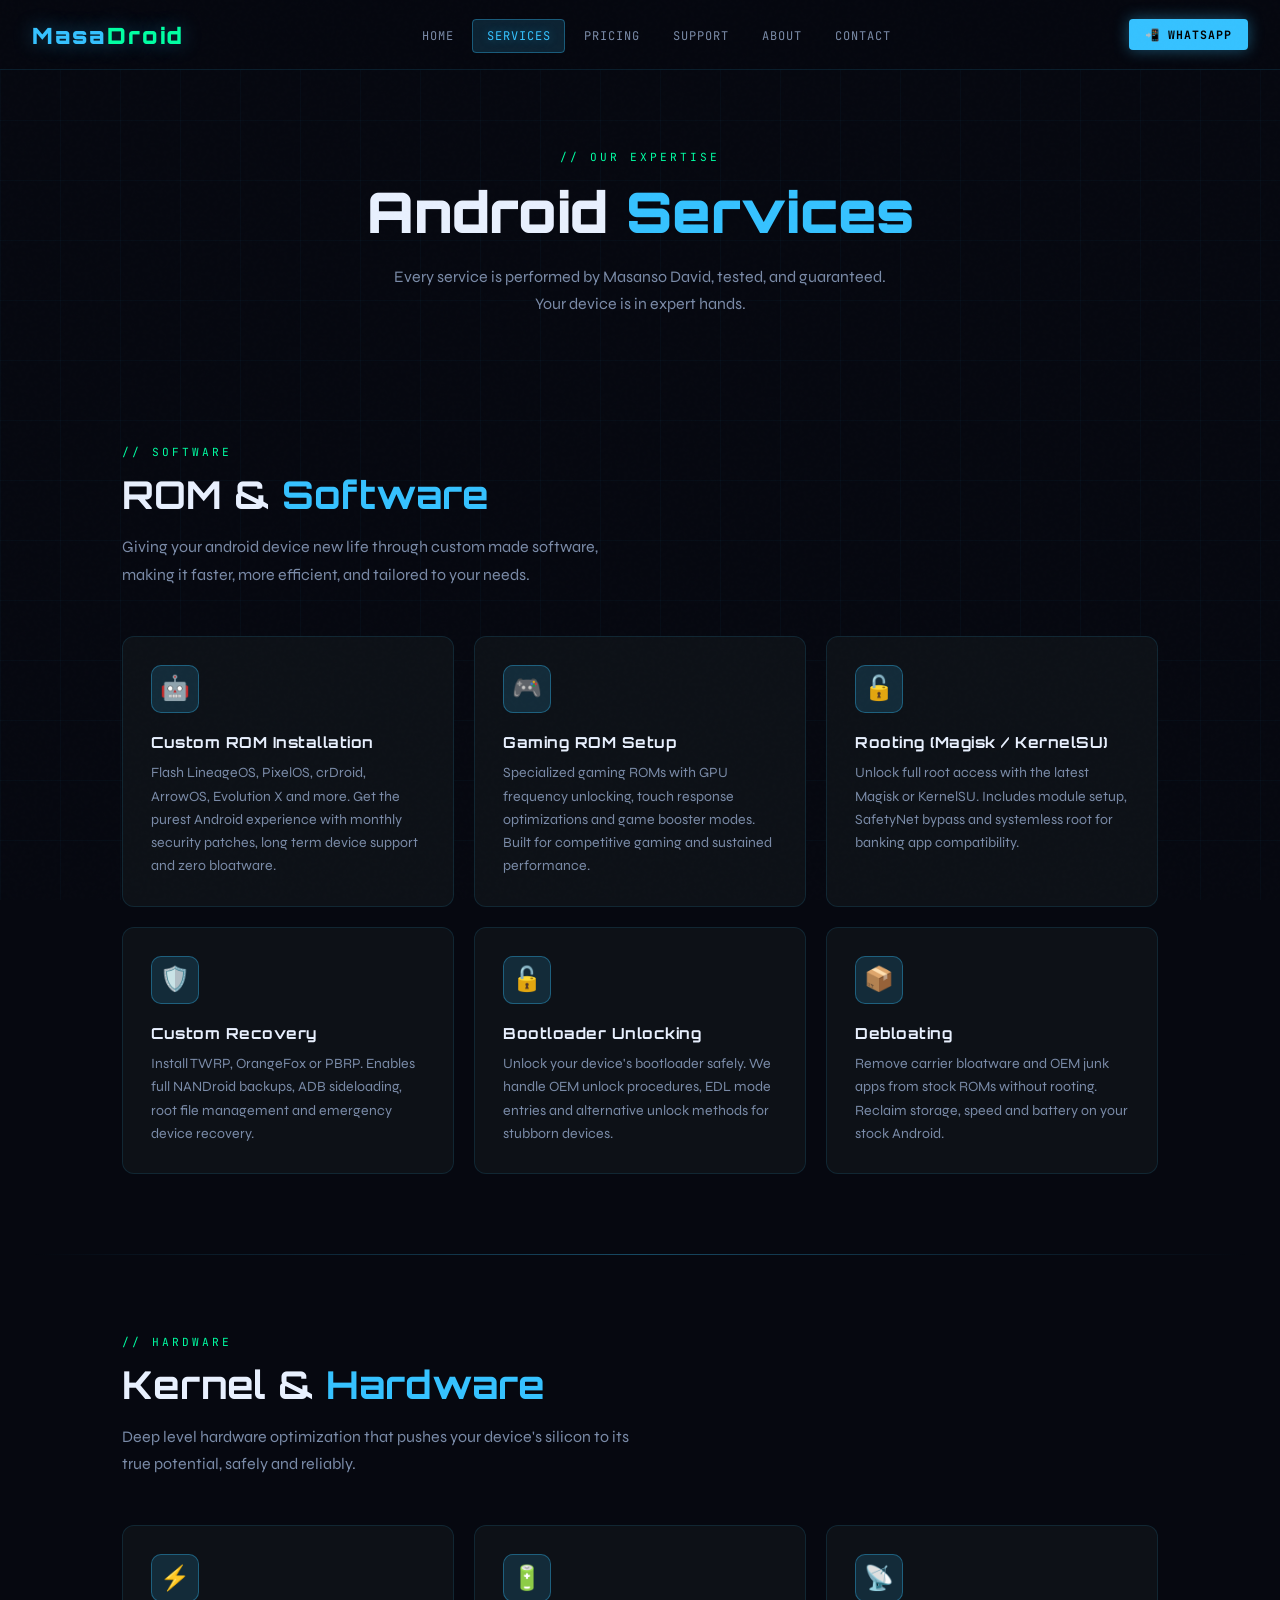
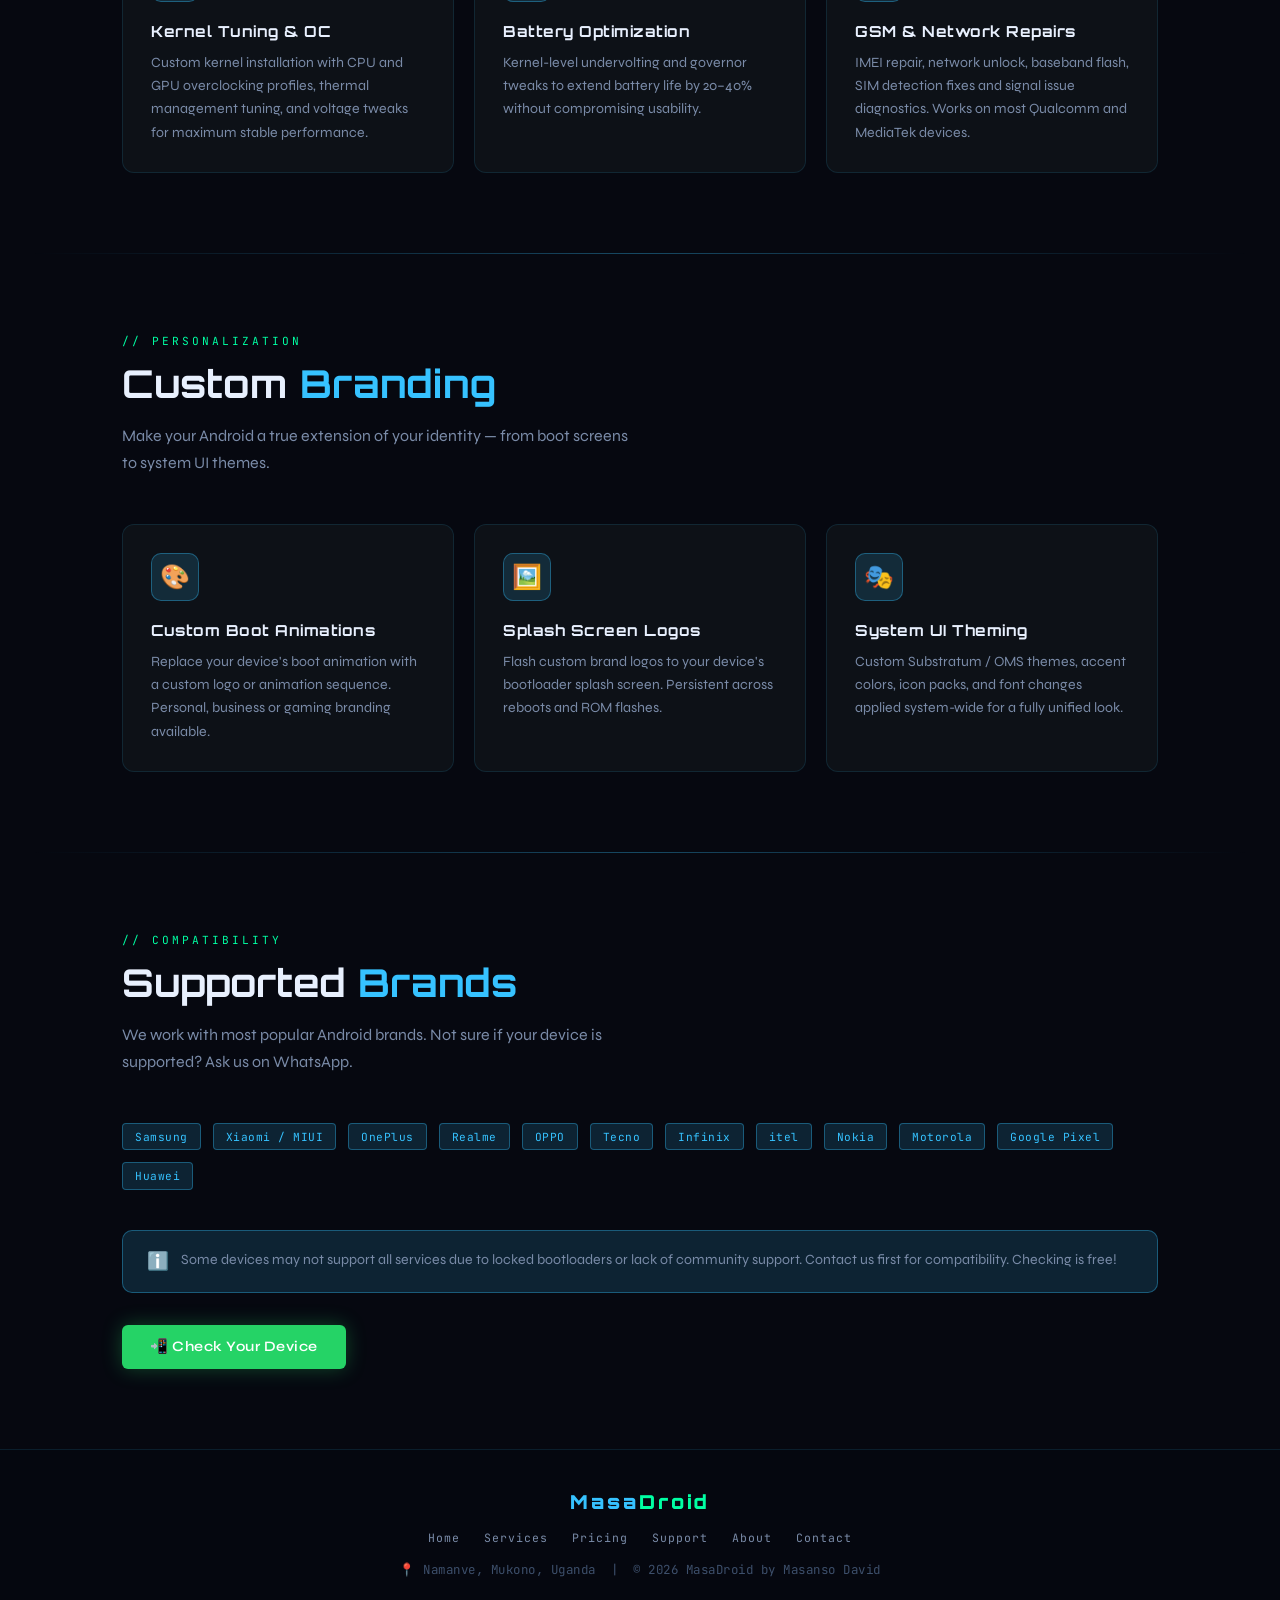
<file: services.html>
<!DOCTYPE html>
<html lang="en">
<head>
  <meta charset="UTF-8" />
  <meta name="viewport" content="width=device-width, initial-scale=1.0" />
  <title>Services – MasaDroid | Android Modding Uganda</title>
  <meta name="description" content="Custom ROM installation, rooting, kernel tuning, GSM repairs and more — professional Android services in Namanve, Uganda." />
  <link rel="stylesheet" href="styles.css" />
</head>
<body>

<nav>
  <a href="index.html" class="nav-logo">Masa<span>Droid</span></a>
  <ul class="nav-links">
    <li><a href="index.html">Home</a></li>
    <li><a href="services.html" class="active">Services</a></li>
    <li><a href="pricing.html">Pricing</a></li>
    <li><a href="support.html">Support</a></li>
    <li><a href="about.html">About</a></li>
    <li><a href="contact.html">Contact</a></li>
  </ul>
  <a href="https://wa.me/256764411376" target="_blank" class="nav-cta">📲 WhatsApp</a>
  <div class="hamburger"><span></span><span></span><span></span></div>
</nav>

<main>
  <div class="page-hero">
    <span class="section-tag">// our expertise</span>
    <h1>Android <span style="color:var(--accent)">Services</span></h1>
    <p>Every service is performed by Masanso David, tested, and guaranteed. Your device is in expert hands.</p>
  </div>

  <!-- ROM SERVICES -->
  <section>
    <span class="section-tag">// software</span>
    <h2 class="section-title">ROM & <span class="accent">Software</span></h2>
    <p class="section-desc">Giving your android device new life through custom made software, making it faster, more efficient, and tailored to your needs.</p>

    <div class="cards-grid">
      <div class="card">
        <div class="card-icon">🤖</div>
        <h3>Custom ROM Installation</h3>
        <p>Flash LineageOS, PixelOS, crDroid, ArrowOS, Evolution X and more. Get the purest Android experience with monthly security patches, long term device support and zero bloatware.</p>
      </div>
      <div class="card">
        <div class="card-icon">🎮</div>
        <h3>Gaming ROM Setup</h3>
        <p>Specialized gaming ROMs with GPU frequency unlocking, touch response optimizations and game booster modes. Built for competitive gaming and sustained performance.</p>
      </div>
      <div class="card">
        <div class="card-icon">🔓</div>
        <h3>Rooting (Magisk / KernelSU)</h3>
        <p>Unlock full root access with the latest Magisk or KernelSU. Includes module setup, SafetyNet bypass and systemless root for banking app compatibility.</p>
      </div>
      <div class="card">
        <div class="card-icon">🛡️</div>
        <h3>Custom Recovery</h3>
        <p>Install TWRP, OrangeFox or PBRP. Enables full NANDroid backups, ADB sideloading, root file management and emergency device recovery.</p>
      </div>
      <div class="card">
        <div class="card-icon">🔓</div>
        <h3>Bootloader Unlocking</h3>
        <p>Unlock your device's bootloader safely. We handle OEM unlock procedures, EDL mode entries and alternative unlock methods for stubborn devices.</p>
      </div>
      <div class="card">
        <div class="card-icon">📦</div>
        <h3>Debloating</h3>
        <p>Remove carrier bloatware and OEM junk apps from stock ROMs without rooting. Reclaim storage, speed and battery on your stock Android.</p>
      </div>
    </div>
  </section>

  <div class="divider"></div>

  <!-- HARDWARE -->
  <section>
    <span class="section-tag">// hardware</span>
    <h2 class="section-title">Kernel & <span class="accent">Hardware</span></h2>
    <p class="section-desc">Deep level hardware optimization that pushes your device's silicon to its true potential, safely and reliably.</p>

    <div class="cards-grid">
      <div class="card">
        <div class="card-icon">⚡</div>
        <h3>Kernel Tuning & OC</h3>
        <p>Custom kernel installation with CPU and GPU overclocking profiles, thermal management tuning, and voltage tweaks for maximum stable performance.</p>
      </div>
      <div class="card">
        <div class="card-icon">🔋</div>
        <h3>Battery Optimization</h3>
        <p>Kernel-level undervolting and governor tweaks to extend battery life by 20–40% without compromising usability.</p>
      </div>
      <div class="card">
        <div class="card-icon">📡</div>
        <h3>GSM & Network Repairs</h3>
        <p>IMEI repair, network unlock, baseband flash, SIM detection fixes and signal issue diagnostics. Works on most Qualcomm and MediaTek devices.</p>
      </div>
    </div>
  </section>

  <div class="divider"></div>

  <!-- CUSTOMIZATION -->
  <section>
    <span class="section-tag">// personalization</span>
    <h2 class="section-title">Custom <span class="accent">Branding</span></h2>
    <p class="section-desc">Make your Android a true extension of your identity — from boot screens to system UI themes.</p>

    <div class="cards-grid">
      <div class="card">
        <div class="card-icon">🎨</div>
        <h3>Custom Boot Animations</h3>
        <p>Replace your device's boot animation with a custom logo or animation sequence. Personal, business or gaming branding available.</p>
      </div>
      <div class="card">
        <div class="card-icon">🖼️</div>
        <h3>Splash Screen Logos</h3>
        <p>Flash custom brand logos to your device's bootloader splash screen. Persistent across reboots and ROM flashes.</p>
      </div>
      <div class="card">
        <div class="card-icon">🎭</div>
        <h3>System UI Theming</h3>
        <p>Custom Substratum / OMS themes, accent colors, icon packs, and font changes applied system-wide for a fully unified look.</p>
      </div>
    </div>
  </section>

  <div class="divider"></div>

  <!-- SUPPORTED DEVICES -->
  <section>
    <span class="section-tag">// compatibility</span>
    <h2 class="section-title">Supported <span class="accent">Brands</span></h2>
    <p class="section-desc">We work with most popular Android brands. Not sure if your device is supported? Ask us on WhatsApp.</p>

    <div style="display:flex;flex-wrap:wrap;gap:0.75rem;margin-bottom:2.5rem;">
      <span class="skill-tag">Samsung</span>
      <span class="skill-tag">Xiaomi / MIUI</span>
      <span class="skill-tag">OnePlus</span>
      <span class="skill-tag">Realme</span>
      <span class="skill-tag">OPPO</span>
      <span class="skill-tag">Tecno</span>
      <span class="skill-tag">Infinix</span>
      <span class="skill-tag">itel</span>
      <span class="skill-tag">Nokia</span>
      <span class="skill-tag">Motorola</span>
      <span class="skill-tag">Google Pixel</span>
      <span class="skill-tag">Huawei</span>
    </div>

    <div class="info-box">
      <span>ℹ️</span>
      <p>Some devices may not support all services due to locked bootloaders or lack of community support. Contact us first for compatibility. Checking is free!</p>
    </div>

    <a href="https://wa.me/256764411376" target="_blank" class="btn btn-whatsapp">📲 Check Your Device</a>
  </section>
</main>

<footer>
  <div class="footer-logo">Masa<span>Droid</span></div>
  <div class="footer-links">
    <a href="index.html">Home</a>
    <a href="services.html">Services</a>
    <a href="pricing.html">Pricing</a>
    <a href="support.html">Support</a>
    <a href="about.html">About</a>
    <a href="contact.html">Contact</a>
  </div>
  <p>📍 Namanve, Mukono, Uganda &nbsp;|&nbsp; © 2026 MasaDroid by Masanso David</p>
</footer>

<script src="script.js"></script>
</body>
</html>
</file>
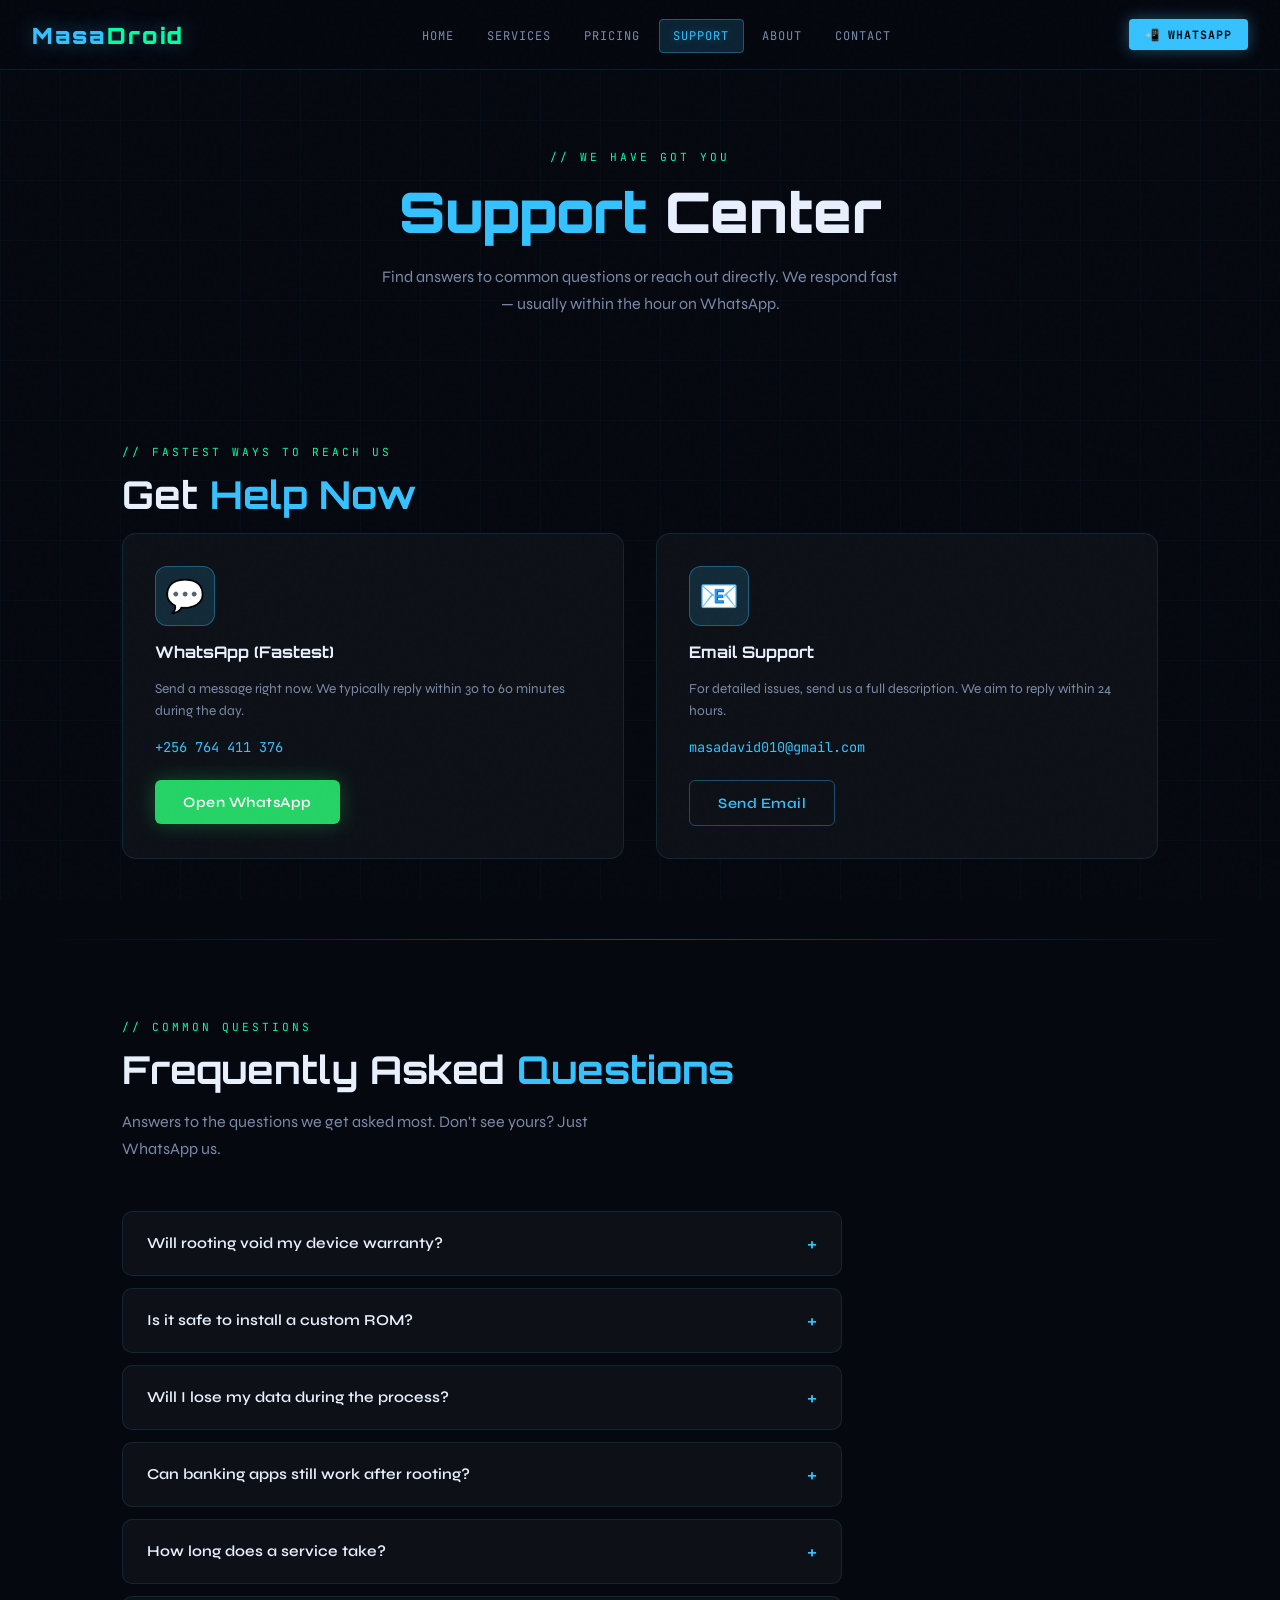
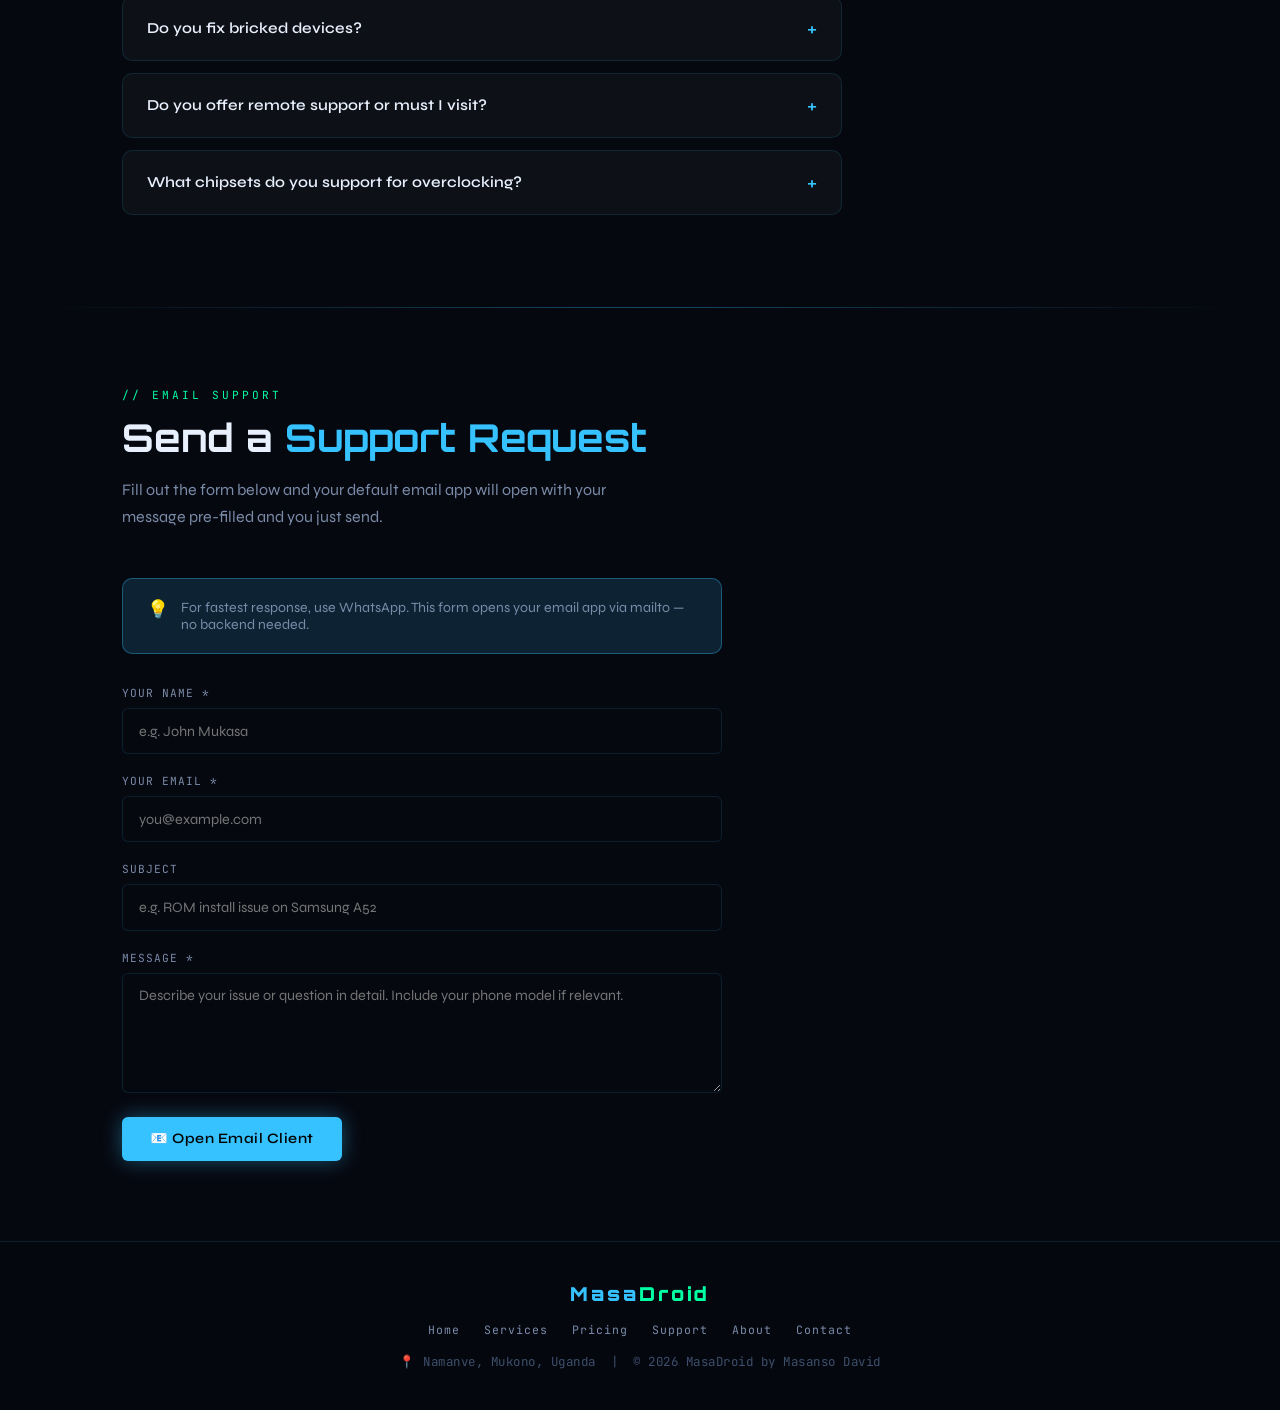
<file: support.html>
<!DOCTYPE html>
<html lang="en">
<head>
  <meta charset="UTF-8" />
  <meta name="viewport" content="width=device-width, initial-scale=1.0" />
  <title>Support – MasaDroid | Help & FAQ</title>
  <meta name="description" content="Get help with Android modding. FAQ, email support and WhatsApp support from MasaDroid, Namanve Uganda." />
  <link rel="stylesheet" href="styles.css" />
</head>
<body>

<nav>
  <a href="index.html" class="nav-logo">Masa<span>Droid</span></a>
  <ul class="nav-links">
    <li><a href="index.html">Home</a></li>
    <li><a href="services.html">Services</a></li>
    <li><a href="pricing.html">Pricing</a></li>
    <li><a href="support.html" class="active">Support</a></li>
    <li><a href="about.html">About</a></li>
    <li><a href="contact.html">Contact</a></li>
  </ul>
  <a href="https://wa.me/256764411376" target="_blank" class="nav-cta">📲 WhatsApp</a>
  <div class="hamburger"><span></span><span></span><span></span></div>
</nav>

<main>
  <div class="page-hero">
    <span class="section-tag">// we have got you</span>
    <h1><span style="color:var(--accent)">Support</span> Center</h1>
    <p>Find answers to common questions or reach out directly. We respond fast — usually within the hour on WhatsApp.</p>
  </div>

  <!-- QUICK CONTACT CARDS -->
  <section>
    <span class="section-tag">// fastest ways to reach us</span>
    <h2 class="section-title">Get <span class="accent">Help Now</span></h2>

    <div class="contact-grid" style="margin-bottom:0;">
      <div class="contact-method">
        <div class="contact-icon">💬</div>
        <h3>WhatsApp (Fastest)</h3>
        <p>Send a message right now. We typically reply within 30 to 60 minutes during the day.</p>
        <span class="contact-value">+256 764 411 376</span>
        <a href="https://wa.me/256764411376?text=Hi%20Masa!%20I%20need%20support%20with%20my%20device." target="_blank" class="btn btn-whatsapp" style="margin-top:0.5rem;">Open WhatsApp</a>
      </div>
      <div class="contact-method">
        <div class="contact-icon">📧</div>
        <h3>Email Support</h3>
        <p>For detailed issues, send us a full description. We aim to reply within 24 hours.</p>
        <span class="contact-value">masadavid010@gmail.com</span>
        <a href="mailto:masadavid010@gmail.com" class="btn btn-outline" style="margin-top:0.5rem;">Send Email</a>
      </div>
    </div>
  </section>

  <div class="divider"></div>

  <!-- FAQ -->
  <section>
    <span class="section-tag">// common questions</span>
    <h2 class="section-title">Frequently Asked <span class="accent">Questions</span></h2>
    <p class="section-desc">Answers to the questions we get asked most. Don't see yours? Just WhatsApp us.</p>

    <div class="faq-list">

      <div class="faq-item">
        <button class="faq-question">Will rooting void my device warranty? <i class="faq-icon">+</i></button>
        <div class="faq-answer"><p>Yes, in most cases rooting and unlocking the bootloader will void the manufacturer's warranty. However, on many devices you can re-lock the bootloader and restore stock firmware to reset the warranty status. We'll advise you on your specific device.</p></div>
      </div>

      <div class="faq-item">
        <button class="faq-question">Is it safe to install a custom ROM? <i class="faq-icon">+</i></button>
        <div class="faq-answer"><p>Yes, when done correctly. We always take a full NANDroid backup before flashing any ROM. Custom ROMs from trusted sources (LineageOS, PixelOS etc.) are safe, actively maintained, and often more secure than stock OEM ROMs due to faster security patch delivery.</p></div>
      </div>

      <div class="faq-item">
        <button class="faq-question">Will I lose my data during the process? <i class="faq-icon">+</i></button>
        <div class="faq-answer"><p>Most ROM installations require a full wipe (factory reset). We recommend backing up your WhatsApp, photos, contacts and apps beforehand. We can guide you through the backup process before we begin. Rooting alone does NOT erase your data.</p></div>
      </div>

      <div class="faq-item">
        <button class="faq-question">Can banking apps still work after rooting? <i class="faq-icon">+</i></button>
        <div class="faq-answer"><p>Yes! With Magisk's DenyList feature and proper configuration, most banking apps including MTN Mobile Money and Airtel Money work fine on rooted devices. We set this up as part of our rooting service at no extra cost.</p></div>
      </div>

      <div class="faq-item">
        <button class="faq-question">How long does a service take? <i class="faq-icon">+</i></button>
        <div class="faq-answer"><p>Basic services (rooting, recovery install) take 30–60 minutes. Custom ROM flashing takes 1–2 hours. Complex jobs like IMEI repair or kernel tuning may take up to a day. We'll give you a clear timeline before starting.</p></div>
      </div>

      <div class="faq-item">
        <button class="faq-question">Do you fix bricked devices? <i class="faq-icon">+</i></button>
        <div class="faq-answer"><p>Yes! Soft bricks (device won't boot, stuck on logo) can almost always be fixed via recovery or EDL/Fastboot mode. Hard bricks (device completely dead) may require hardware tools — contact us and we'll assess. Don't attempt to fix a brick yourself; you can make it worse.</p></div>
      </div>

      <div class="faq-item">
        <button class="faq-question">Do you offer remote support or must I visit? <i class="faq-icon">+</i></button>
        <div class="faq-answer"><p>Some software tasks can be guided remotely via WhatsApp video call or step-by-step instructions. However, most modding work (especially hardware-related) requires physical device access at our Namanve location.</p></div>
      </div>

      <div class="faq-item">
        <button class="faq-question">What chipsets do you support for overclocking? <i class="faq-icon">+</i></button>
        <div class="faq-answer"><p>We primarily support Qualcomm Snapdragon (600–8xx series) and MediaTek Helio (G and P series) for overclocking. Samsung Exynos support depends on the specific model. Ask us about your chipset on WhatsApp.</p></div>
      </div>

    </div>
  </section>

  <div class="divider"></div>

  <!-- EMAIL FORM -->
  <section>
    <span class="section-tag">// email support</span>
    <h2 class="section-title">Send a <span class="accent">Support Request</span></h2>
    <p class="section-desc">Fill out the form below and your default email app will open with your message pre-filled and you just send.</p>

    <div style="max-width:600px;">
      <div class="info-box">
        <span>💡</span>
        <p>For fastest response, use WhatsApp. This form opens your email app via mailto — no backend needed.</p>
      </div>

      <div id="supportForm">
        <div class="form-group">
          <label for="name">Your Name *</label>
          <input type="text" id="name" placeholder="e.g. John Mukasa" required />
        </div>
        <div class="form-group">
          <label for="email">Your Email *</label>
          <input type="email" id="email" placeholder="you@example.com" required />
        </div>
        <div class="form-group">
          <label for="subject">Subject</label>
          <input type="text" id="subject" placeholder="e.g. ROM install issue on Samsung A52" />
        </div>
        <div class="form-group">
          <label for="message">Message *</label>
          <textarea id="message" placeholder="Describe your issue or question in detail. Include your phone model if relevant."></textarea>
        </div>
        <button type="button" onclick="sendSupportEmail()" class="btn btn-primary">📧 Open Email Client</button>
      </div>
    </div>
  </section>
</main>

<footer>
  <div class="footer-logo">Masa<span>Droid</span></div>
  <div class="footer-links">
    <a href="index.html">Home</a>
    <a href="services.html">Services</a>
    <a href="pricing.html">Pricing</a>
    <a href="support.html">Support</a>
    <a href="about.html">About</a>
    <a href="contact.html">Contact</a>
  </div>
  <p>📍 Namanve, Mukono, Uganda &nbsp;|&nbsp; © 2026 MasaDroid by Masanso David</p>
</footer>

<script src="script.js"></script>
<script>
function sendSupportEmail() {
  const name = document.getElementById('name').value.trim();
  const email = document.getElementById('email').value.trim();
  const subject = document.getElementById('subject').value.trim();
  const message = document.getElementById('message').value.trim();

  if (!name || !email || !message) {
    alert('Please fill in your name, email and message.');
    return;
  }

  const body = `Name: ${name}\nEmail: ${email}\n\n${message}`;
  const mailtoLink = `mailto:masadavid010@gmail.com?subject=${encodeURIComponent(subject || 'Support Request from ' + name)}&body=${encodeURIComponent(body)}`;
  window.location.href = mailtoLink;
}
</script>
</body>
</html>
</file>
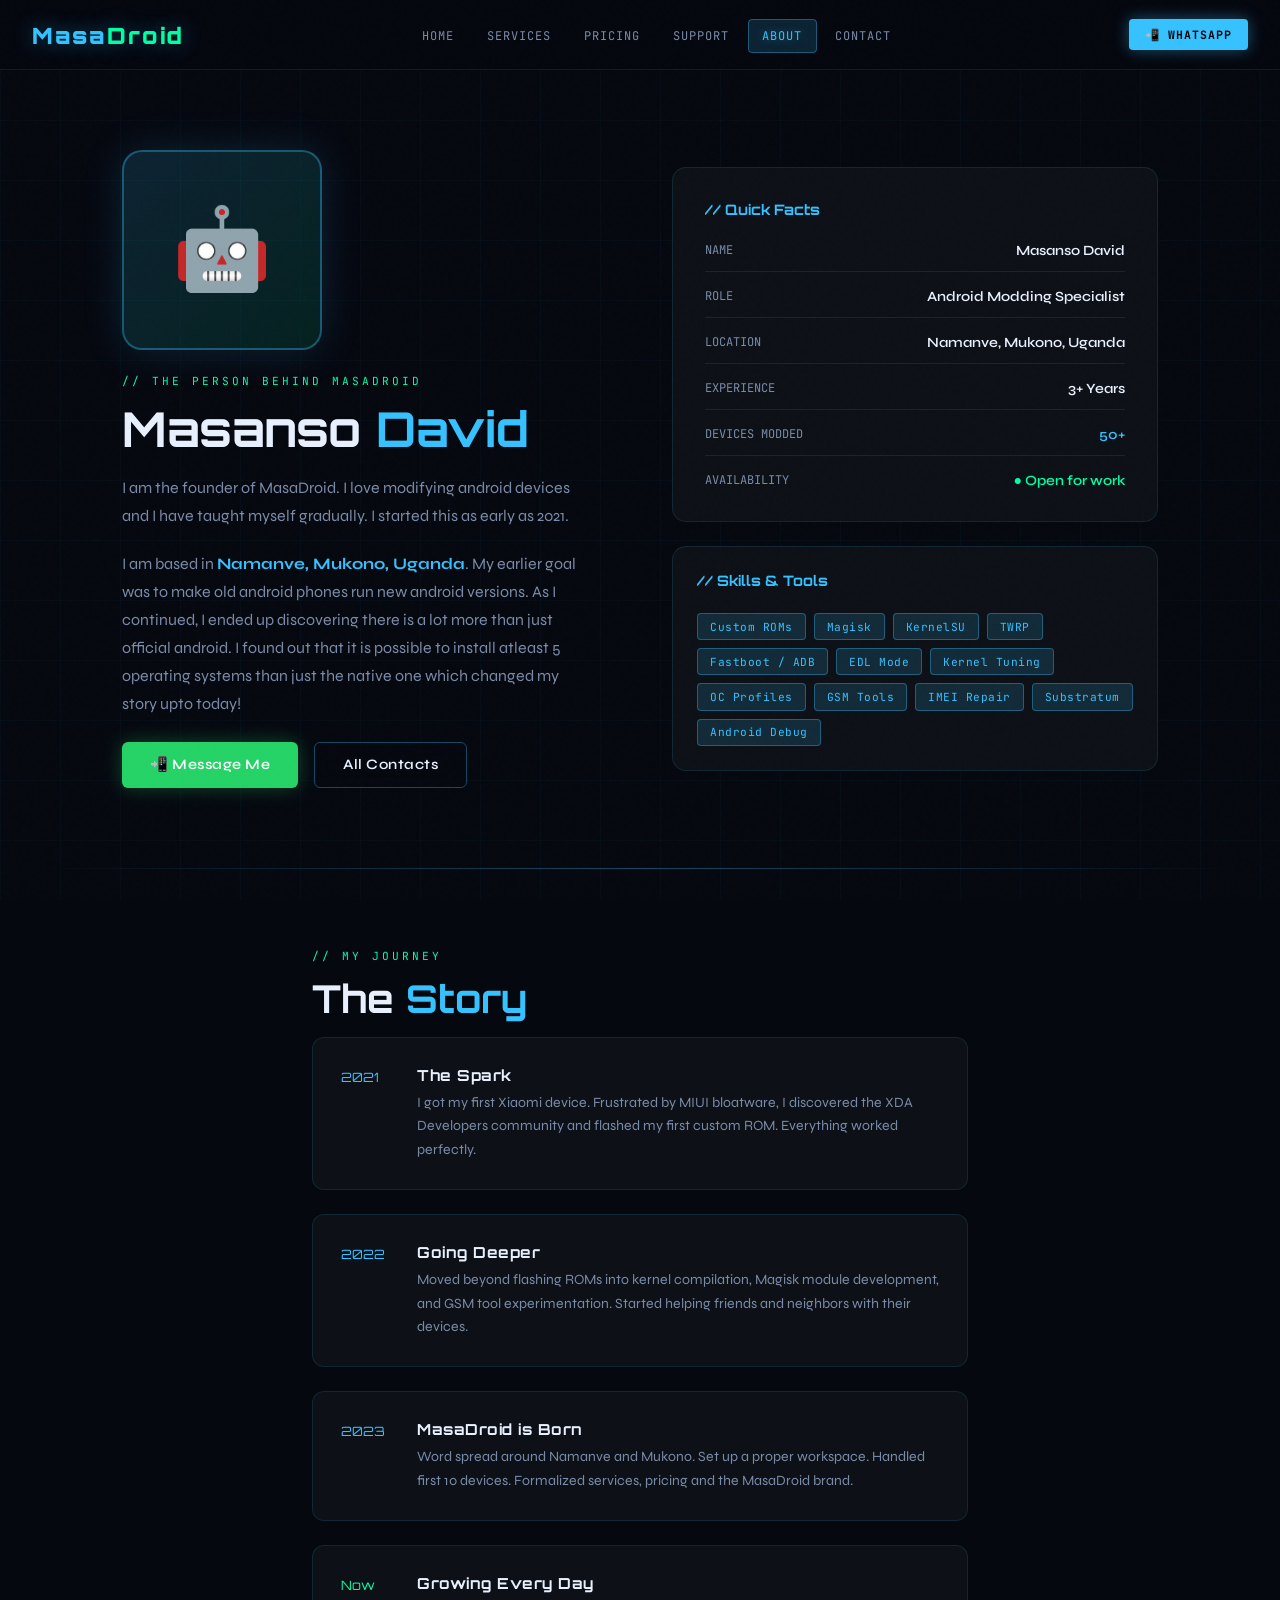
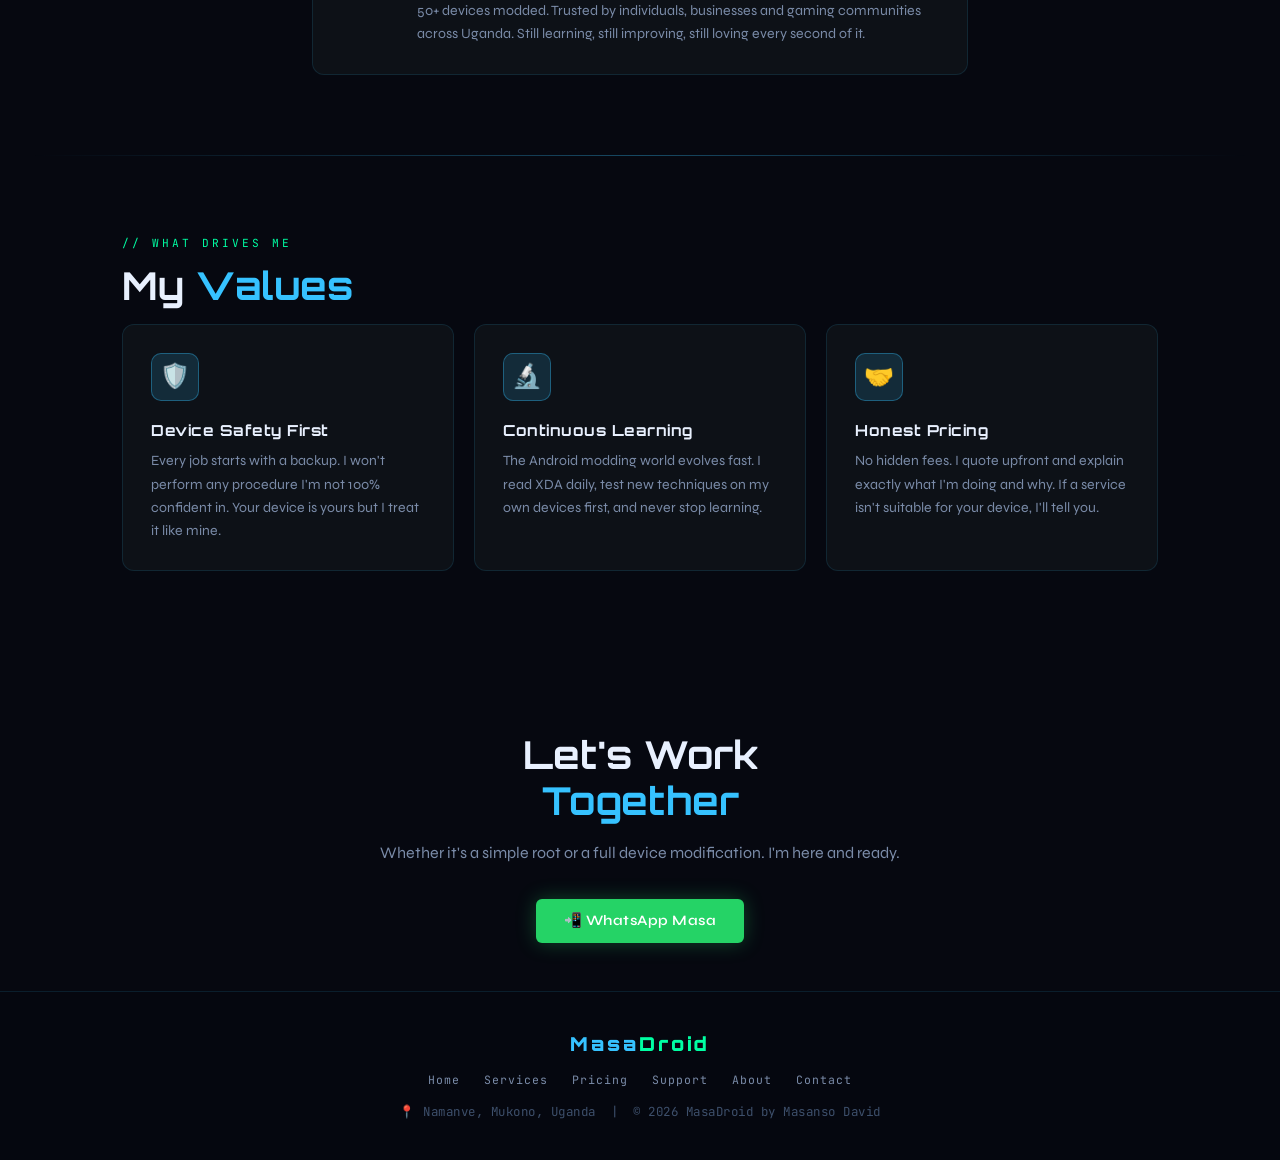
<file: html/about.html>
<!DOCTYPE html>
<html lang="en">
<head>
  <meta charset="UTF-8" />
  <meta name="viewport" content="width=device-width, initial-scale=1.0" />
  <title>About – MasaDroid | Masa David, Android Modding Expert</title>
  <meta name="description" content="Learn about Masa David — the Android modding expert behind MasaDroid, based in Namanve, Mukono, Uganda." />
  <link rel="stylesheet" href="../css/styles.css" />
</head>
<body>

<nav>
  <a href="index.html" class="nav-logo">Masa<span>Droid</span></a>
  <ul class="nav-links">
    <li><a href="index.html">Home</a></li>
    <li><a href="services.html">Services</a></li>
    <li><a href="pricing.html">Pricing</a></li>
    <li><a href="support.html">Support</a></li>
    <li><a href="about.html" class="active">About</a></li>
    <li><a href="contact.html">Contact</a></li>
  </ul>
  <a href="https://wa.me/256764411376" target="_blank" class="nav-cta">📲 WhatsApp</a>
  <div class="hamburger"><span></span><span></span><span></span></div>
</nav>

<main>
  <!-- HERO -->
  <section style="padding-top:5rem;">
    <div class="about-hero">
      <div>
        <div class="about-avatar">🤖</div>
        <span class="section-tag">// the person behind masadroid</span>
        <h1 class="section-title" style="font-size:clamp(2rem,5vw,3rem);">
          Masanso <span class="accent">David</span>
        </h1>
        <p style="color:var(--text-muted);font-size:1rem;line-height:1.75;max-width:460px;margin-bottom:1.25rem;">
          I am the founder of MasaDroid. I love modifying android devices and I have taught myself gradually. I started this as early as 2021.
        </p>
        <p style="color:var(--text-muted);font-size:1rem;line-height:1.75;max-width:460px;margin-bottom:1.5rem;">
          I am based in <strong style="color:var(--accent)">Namanve, Mukono, Uganda</strong>. My earlier goal was to make old android phones run new android versions. As I continued, I ended up discovering there is a lot more than just official android. I found out that it is possible to install atleast 5 operating systems than just the native one which changed my story upto today!
        </p>
        <div style="display:flex;gap:1rem;flex-wrap:wrap;">
          <a href="https://wa.me/256764411376" target="_blank" class="btn btn-whatsapp">📲 Message Me</a>
          <a href="contact.html" class="btn btn-secondary">All Contacts</a>
        </div>
      </div>

      <div>
        <!-- QUICK FACTS -->
        <div style="background:var(--bg-card);border:1px solid var(--border);border-radius:14px;padding:2rem;margin-bottom:1.5rem;">
          <h3 style="font-family:'Orbitron',monospace;font-size:0.9rem;margin-bottom:1.5rem;color:var(--accent);">// Quick Facts</h3>
          <div style="display:flex;flex-direction:column;gap:1rem;">
            <div style="display:flex;justify-content:space-between;padding-bottom:0.75rem;border-bottom:1px solid var(--border);">
              <span style="font-family:'JetBrains Mono',monospace;font-size:0.75rem;color:var(--text-muted);">NAME</span>
              <span style="font-size:0.88rem;font-weight:600;">Masanso David</span>
            </div>
            <div style="display:flex;justify-content:space-between;padding-bottom:0.75rem;border-bottom:1px solid var(--border);">
              <span style="font-family:'JetBrains Mono',monospace;font-size:0.75rem;color:var(--text-muted);">ROLE</span>
              <span style="font-size:0.88rem;font-weight:600;">Android Modding Specialist</span>
            </div>
            <div style="display:flex;justify-content:space-between;padding-bottom:0.75rem;border-bottom:1px solid var(--border);">
              <span style="font-family:'JetBrains Mono',monospace;font-size:0.75rem;color:var(--text-muted);">LOCATION</span>
              <span style="font-size:0.88rem;font-weight:600;">Namanve, Mukono, Uganda</span>
            </div>
            <div style="display:flex;justify-content:space-between;padding-bottom:0.75rem;border-bottom:1px solid var(--border);">
              <span style="font-family:'JetBrains Mono',monospace;font-size:0.75rem;color:var(--text-muted);">EXPERIENCE</span>
              <span style="font-size:0.88rem;font-weight:600;">3+ Years</span>
            </div>
            <div style="display:flex;justify-content:space-between;padding-bottom:0.75rem;border-bottom:1px solid var(--border);">
              <span style="font-family:'JetBrains Mono',monospace;font-size:0.75rem;color:var(--text-muted);">DEVICES MODDED</span>
              <span style="font-size:0.88rem;font-weight:600;color:var(--accent);">50+</span>
            </div>
            <div style="display:flex;justify-content:space-between;">
              <span style="font-family:'JetBrains Mono',monospace;font-size:0.75rem;color:var(--text-muted);">AVAILABILITY</span>
              <span style="font-size:0.88rem;font-weight:600;color:var(--accent2);">● Open for work</span>
            </div>
          </div>
        </div>

        <!-- SKILL TAGS -->
        <div style="background:var(--bg-card);border:1px solid var(--border);border-radius:14px;padding:1.5rem;">
          <h3 style="font-family:'Orbitron',monospace;font-size:0.9rem;margin-bottom:1rem;color:var(--accent);">// Skills & Tools</h3>
          <div class="skill-tags">
            <span class="skill-tag">Custom ROMs</span>
            <span class="skill-tag">Magisk</span>
            <span class="skill-tag">KernelSU</span>
            <span class="skill-tag">TWRP</span>
            <span class="skill-tag">Fastboot / ADB</span>
            <span class="skill-tag">EDL Mode</span>
            <span class="skill-tag">Kernel Tuning</span>
            <span class="skill-tag">OC Profiles</span>
            <span class="skill-tag">GSM Tools</span>
            <span class="skill-tag">IMEI Repair</span>
            <span class="skill-tag">Substratum</span>
            <span class="skill-tag">Android Debug</span>
          </div>
        </div>
      </div>
    </div>
  </section>

  <div class="divider"></div>

  <!-- MY STORY -->
  <section style="max-width:720px;">
    <span class="section-tag">// my journey</span>
    <h2 class="section-title">The <span class="accent">Story</span></h2>

    <div style="display:flex;flex-direction:column;gap:1.5rem;">
      <div class="card">
        <div style="display:flex;gap:1rem;align-items:flex-start;">
          <div style="font-family:'Orbitron',monospace;font-size:0.8rem;color:var(--accent);min-width:60px;padding-top:3px;">2021</div>
          <div>
            <h3 style="margin-bottom:0.4rem;">The Spark</h3>
            <p>I got my first Xiaomi device. Frustrated by MIUI bloatware, I discovered the XDA Developers community and flashed my first custom ROM. Everything worked perfectly.</p>
          </div>
        </div>
      </div>

      <div class="card">
        <div style="display:flex;gap:1rem;align-items:flex-start;">
          <div style="font-family:'Orbitron',monospace;font-size:0.8rem;color:var(--accent);min-width:60px;padding-top:3px;">2022</div>
          <div>
            <h3 style="margin-bottom:0.4rem;">Going Deeper</h3>
            <p>Moved beyond flashing ROMs into kernel compilation, Magisk module development, and GSM tool experimentation. Started helping friends and neighbors with their devices.</p>
          </div>
        </div>
      </div>

      <div class="card">
        <div style="display:flex;gap:1rem;align-items:flex-start;">
          <div style="font-family:'Orbitron',monospace;font-size:0.8rem;color:var(--accent);min-width:60px;padding-top:3px;">2023</div>
          <div>
            <h3 style="margin-bottom:0.4rem;">MasaDroid is Born</h3>
            <p>Word spread around Namanve and Mukono. Set up a proper workspace. Handled first 10 devices. Formalized services, pricing and the MasaDroid brand.</p>
          </div>
        </div>
      </div>

      <div class="card">
        <div style="display:flex;gap:1rem;align-items:flex-start;">
          <div style="font-family:'Orbitron',monospace;font-size:0.8rem;color:var(--accent2);min-width:60px;padding-top:3px;">Now</div>
          <div>
            <h3 style="margin-bottom:0.4rem;">Growing Every Day</h3>
            <p>50+ devices modded. Trusted by individuals, businesses and gaming communities across Uganda. Still learning, still improving, still loving every second of it.</p>
          </div>
        </div>
      </div>
    </div>
  </section>

  <div class="divider"></div>

  <!-- VALUES -->
  <section>
    <span class="section-tag">// what drives me</span>
    <h2 class="section-title">My <span class="accent">Values</span></h2>

    <div class="cards-grid">
      <div class="card">
        <div class="card-icon">🛡️</div>
        <h3>Device Safety First</h3>
        <p>Every job starts with a backup. I won't perform any procedure I'm not 100% confident in. Your device is yours but I treat it like mine.</p>
      </div>
      <div class="card">
        <div class="card-icon">🔬</div>
        <h3>Continuous Learning</h3>
        <p>The Android modding world evolves fast. I read XDA daily, test new techniques on my own devices first, and never stop learning.</p>
      </div>
      <div class="card">
        <div class="card-icon">🤝</div>
        <h3>Honest Pricing</h3>
        <p>No hidden fees. I quote upfront and explain exactly what I'm doing and why. If a service isn't suitable for your device, I'll tell you.</p>
      </div>
    </div>
  </section>

  <!-- CTA -->
  <section style="text-align:center;padding-bottom:3rem;">
    <h2 class="section-title" style="max-width:400px;margin:0 auto 1rem;">Let's Work <span class="accent">Together</span></h2>
    <p class="section-desc" style="margin:0 auto 2rem;">Whether it's a simple root or a full device modification. I'm here and ready.</p>
    <a href="https://wa.me/256764411376" target="_blank" class="btn btn-whatsapp">📲 WhatsApp Masa</a>
  </section>
</main>

<footer>
  <div class="footer-logo">Masa<span>Droid</span></div>
  <div class="footer-links">
    <a href="index.html">Home</a>
    <a href="services.html">Services</a>
    <a href="pricing.html">Pricing</a>
    <a href="support.html">Support</a>
    <a href="about.html">About</a>
    <a href="contact.html">Contact</a>
  </div>
  <p>📍 Namanve, Mukono, Uganda &nbsp;|&nbsp; © 2026 MasaDroid by Masanso David</p>
</footer>

<script src="../js/script.js"></script>
</body>
</html>
</file>
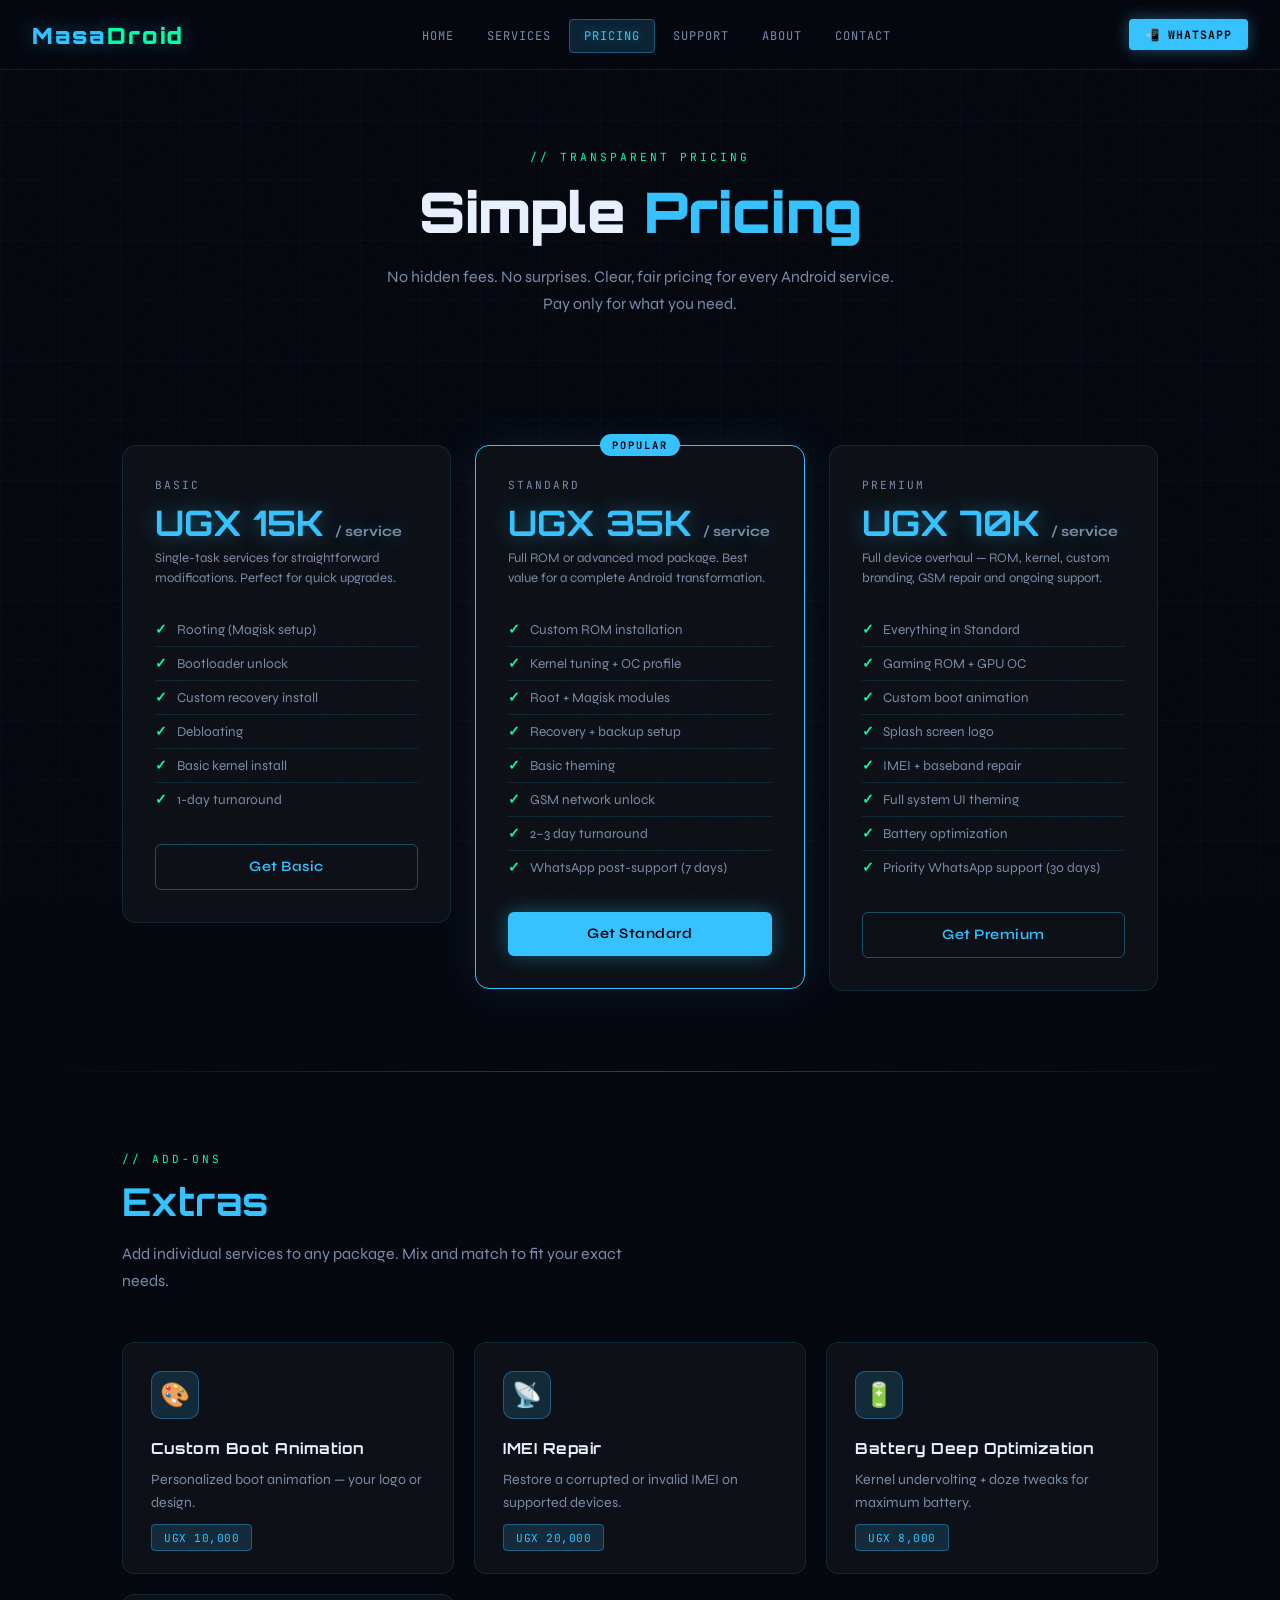
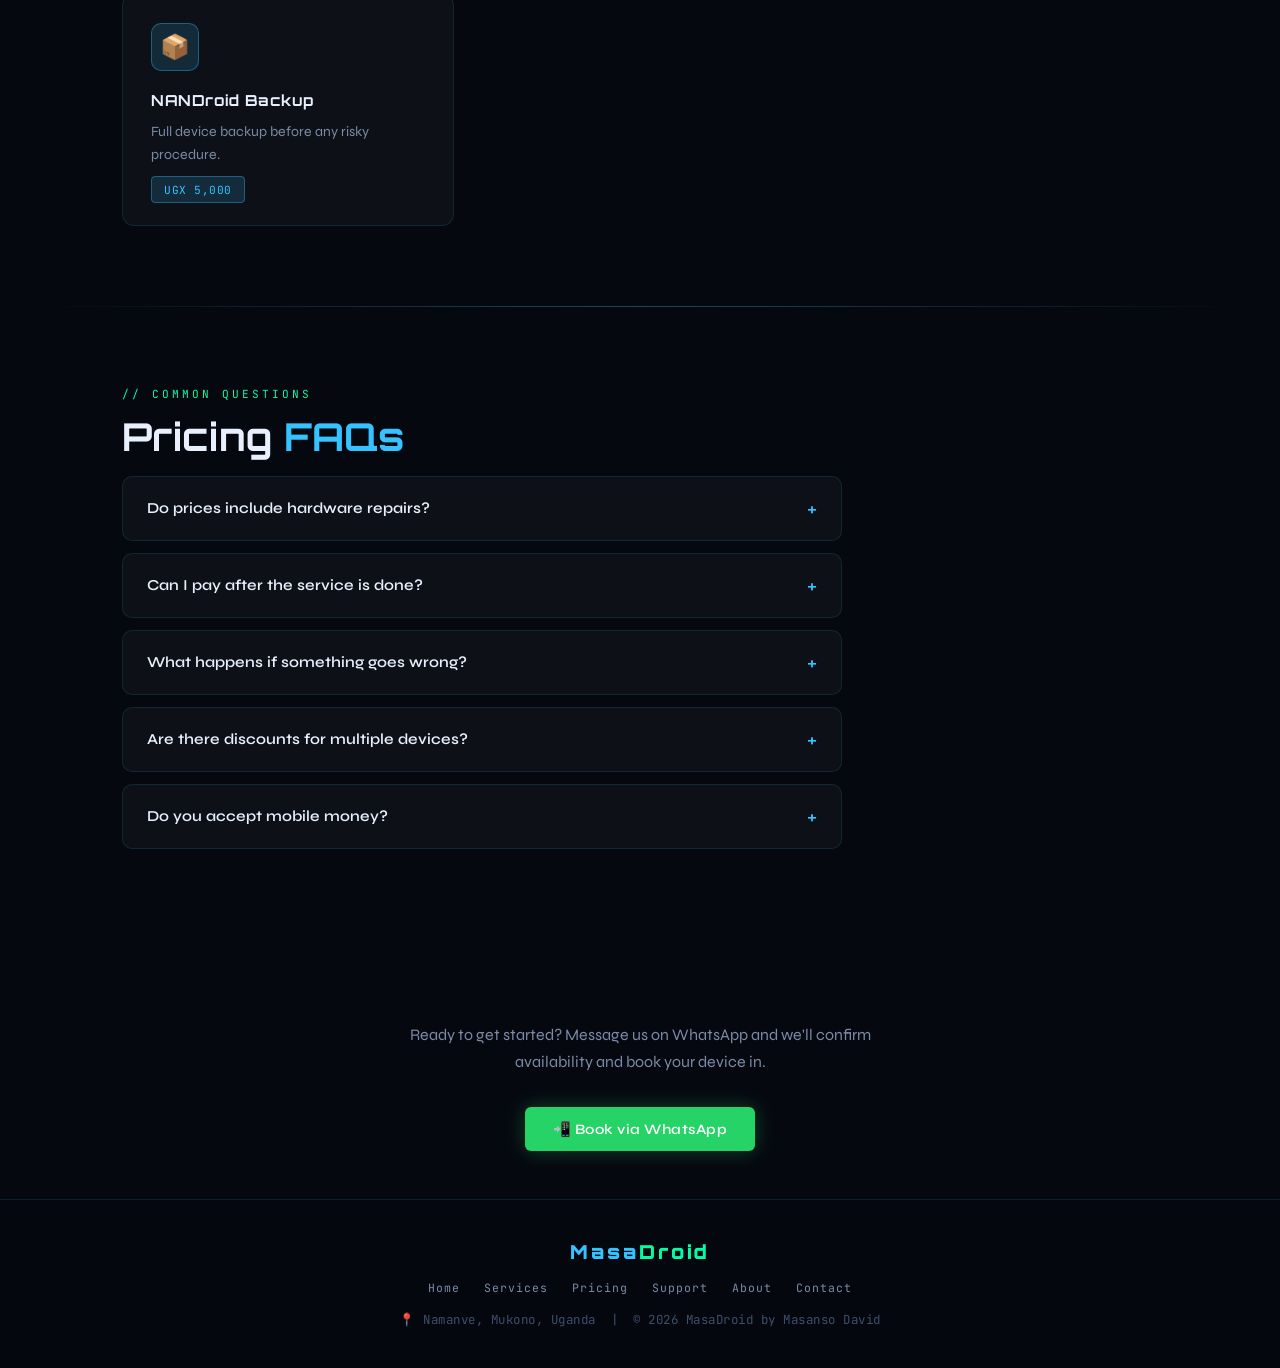
<file: html/pricing.html>
<!DOCTYPE html>
<html lang="en">
<head>
  <meta charset="UTF-8" />
  <meta name="viewport" content="width=device-width, initial-scale=1.0" />
  <title>Pricing – MasaDroid | Android Services Uganda</title>
  <meta name="description" content="Transparent pricing for Android modding services — Basic, Standard, and Premium tiers. MasaDroid, Namanve Uganda." />
  <link rel="stylesheet" href="../css/styles.css" />
</head>
<body>

<nav>
  <a href="index.html" class="nav-logo">Masa<span>Droid</span></a>
  <ul class="nav-links">
    <li><a href="index.html">Home</a></li>
    <li><a href="services.html">Services</a></li>
    <li><a href="pricing.html" class="active">Pricing</a></li>
    <li><a href="support.html">Support</a></li>
    <li><a href="about.html">About</a></li>
    <li><a href="contact.html">Contact</a></li>
  </ul>
  <a href="https://wa.me/256764411376" target="_blank" class="nav-cta">📲 WhatsApp</a>
  <div class="hamburger"><span></span><span></span><span></span></div>
</nav>

<main>
  <div class="page-hero">
    <span class="section-tag">// transparent pricing</span>
    <h1>Simple <span style="color:var(--accent)">Pricing</span></h1>
    <p>No hidden fees. No surprises. Clear, fair pricing for every Android service. Pay only for what you need.</p>
  </div>

  <!-- PRICING TIERS -->
  <section>
    <div class="pricing-grid">

      <!-- BASIC -->
      <div class="pricing-card">
        <div class="pricing-tier">Basic</div>
        <div class="pricing-price">UGX 15K <span>/ service</span></div>
        <p class="pricing-desc">Single-task services for straightforward modifications. Perfect for quick upgrades.</p>
        <ul class="pricing-features">
          <li>Rooting (Magisk setup)</li>
          <li>Bootloader unlock</li>
          <li>Custom recovery install</li>
          <li>Debloating</li>
          <li>Basic kernel install</li>
          <li>1-day turnaround</li>
        </ul>
        <a href="https://wa.me/256764411376?text=Hi%20Masa!%20I%20want%20the%20Basic%20service%20package." target="_blank" class="btn btn-outline" style="width:100%;justify-content:center;">Get Basic</a>
      </div>

      <!-- STANDARD -->
      <div class="pricing-card featured">
        <div class="pricing-tier">Standard</div>
        <div class="pricing-price">UGX 35K <span>/ service</span></div>
        <p class="pricing-desc">Full ROM or advanced mod package. Best value for a complete Android transformation.</p>
        <ul class="pricing-features">
          <li>Custom ROM installation</li>
          <li>Kernel tuning + OC profile</li>
          <li>Root + Magisk modules</li>
          <li>Recovery + backup setup</li>
          <li>Basic theming</li>
          <li>GSM network unlock</li>
          <li>2–3 day turnaround</li>
          <li>WhatsApp post-support (7 days)</li>
        </ul>
        <a href="https://wa.me/256764411376?text=Hi%20Masa!%20I%20want%20the%20Standard%20service%20package." target="_blank" class="btn btn-primary" style="width:100%;justify-content:center;">Get Standard</a>
      </div>

      <!-- PREMIUM -->
      <div class="pricing-card">
        <div class="pricing-tier">Premium</div>
        <div class="pricing-price">UGX 70K <span>/ service</span></div>
        <p class="pricing-desc">Full device overhaul — ROM, kernel, custom branding, GSM repair and ongoing support.</p>
        <ul class="pricing-features">
          <li>Everything in Standard</li>
          <li>Gaming ROM + GPU OC</li>
          <li>Custom boot animation</li>
          <li>Splash screen logo</li>
          <li>IMEI + baseband repair</li>
          <li>Full system UI theming</li>
          <li>Battery optimization</li>
          <li>Priority WhatsApp support (30 days)</li>
        </ul>
        <a href="https://wa.me/256764411376?text=Hi%20Masa!%20I%20want%20the%20Premium%20service%20package." target="_blank" class="btn btn-outline" style="width:100%;justify-content:center;">Get Premium</a>
      </div>

    </div>
  </section>

  <div class="divider"></div>

  <!-- ADD-ONS -->
  <section>
    <span class="section-tag">// add-ons</span>
    <h2 class="section-title"><span class="accent">Extras</span></h2>
    <p class="section-desc">Add individual services to any package. Mix and match to fit your exact needs.</p>

    <div class="cards-grid">
      <div class="card">
        <div class="card-icon">🎨</div>
        <h3>Custom Boot Animation</h3>
        <p style="margin-bottom:0.75rem;">Personalized boot animation — your logo or design.</p>
        <span class="skill-tag">UGX 10,000</span>
      </div>
      <div class="card">
        <div class="card-icon">📡</div>
        <h3>IMEI Repair</h3>
        <p style="margin-bottom:0.75rem;">Restore a corrupted or invalid IMEI on supported devices.</p>
        <span class="skill-tag">UGX 20,000</span>
      </div>
      <div class="card">
        <div class="card-icon">🔋</div>
        <h3>Battery Deep Optimization</h3>
        <p style="margin-bottom:0.75rem;">Kernel undervolting + doze tweaks for maximum battery.</p>
        <span class="skill-tag">UGX 8,000</span>
      </div>
      <div class="card">
        <div class="card-icon">📦</div>
        <h3>NANDroid Backup</h3>
        <p style="margin-bottom:0.75rem;">Full device backup before any risky procedure.</p>
        <span class="skill-tag">UGX 5,000</span>
      </div>
    </div>
  </section>

  <div class="divider"></div>

  <!-- FAQ PRICING -->
  <section>
    <span class="section-tag">// common questions</span>
    <h2 class="section-title">Pricing <span class="accent">FAQs</span></h2>

    <div class="faq-list">
      <div class="faq-item">
        <button class="faq-question">Do prices include hardware repairs? <i class="faq-icon">+</i></button>
        <div class="faq-answer"><p>Software services are priced above. Hardware repairs (screen, battery, charging port) are quoted separately based on parts cost + labor. Contact us on WhatsApp for a quote.</p></div>
      </div>
      <div class="faq-item">
        <button class="faq-question">Can I pay after the service is done? <i class="faq-icon">+</i></button>
        <div class="faq-answer"><p>Yes. We typically work on-site or you can drop off your device. Payment is made when you collect. For remote consultations, a small deposit may be required.</p></div>
      </div>
      <div class="faq-item">
        <button class="faq-question">What happens if something goes wrong? <i class="faq-icon">+</i></button>
        <div class="faq-answer"><p>We always take a backup before any major modification. In the rare case of an issue, we'll restore your device at no extra cost. Our work is fully guaranteed.</p></div>
      </div>
      <div class="faq-item">
        <button class="faq-question">Are there discounts for multiple devices? <i class="faq-icon">+</i></button>
        <div class="faq-answer"><p>Yes! Bring 2 or more devices and we offer 10–15% off. Contact us on WhatsApp to discuss bulk or business rates.</p></div>
      </div>
      <div class="faq-item">
        <button class="faq-question">Do you accept mobile money? <i class="faq-icon">+</i></button>
        <div class="faq-answer"><p>Yes, we accept MTN Mobile Money, Airtel Money and cash. More payment methods can be discussed directly.</p></div>
      </div>
    </div>
  </section>

  <!-- CTA -->
  <section style="text-align:center;padding-bottom:3rem;">
    <p class="section-desc" style="margin:0 auto 2rem;">Ready to get started? Message us on WhatsApp and we'll confirm availability and book your device in.</p>
    <a href="https://wa.me/256764411376?text=Hi%20Masa!%20I%20want%20to%20book%20a%20service." target="_blank" class="btn btn-whatsapp">📲 Book via WhatsApp</a>
  </section>
</main>

<footer>
  <div class="footer-logo">Masa<span>Droid</span></div>
  <div class="footer-links">
    <a href="index.html">Home</a>
    <a href="services.html">Services</a>
    <a href="pricing.html">Pricing</a>
    <a href="support.html">Support</a>
    <a href="about.html">About</a>
    <a href="contact.html">Contact</a>
  </div>
  <p>📍 Namanve, Mukono, Uganda &nbsp;|&nbsp; © 2026 MasaDroid by Masanso David</p>
</footer>

<script src="../js/script.js"></script>
</body>
</html>
</file>
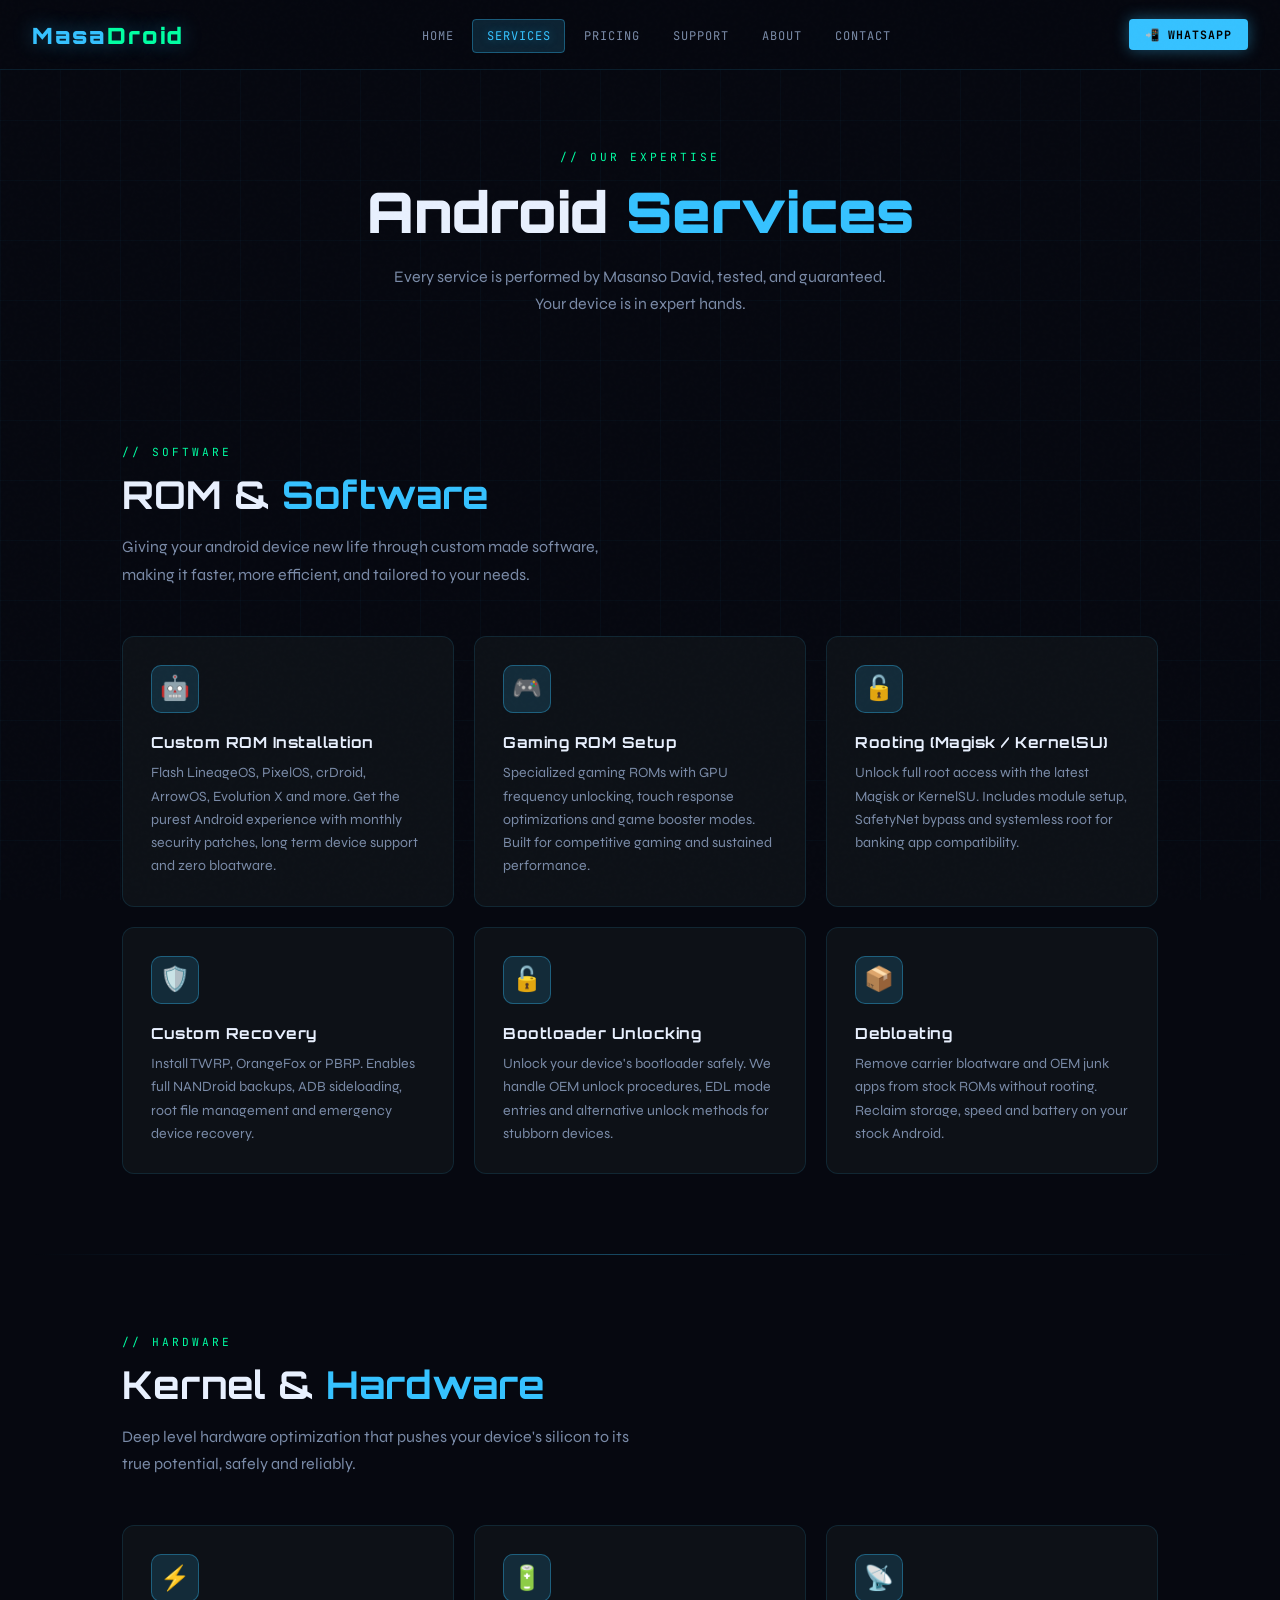
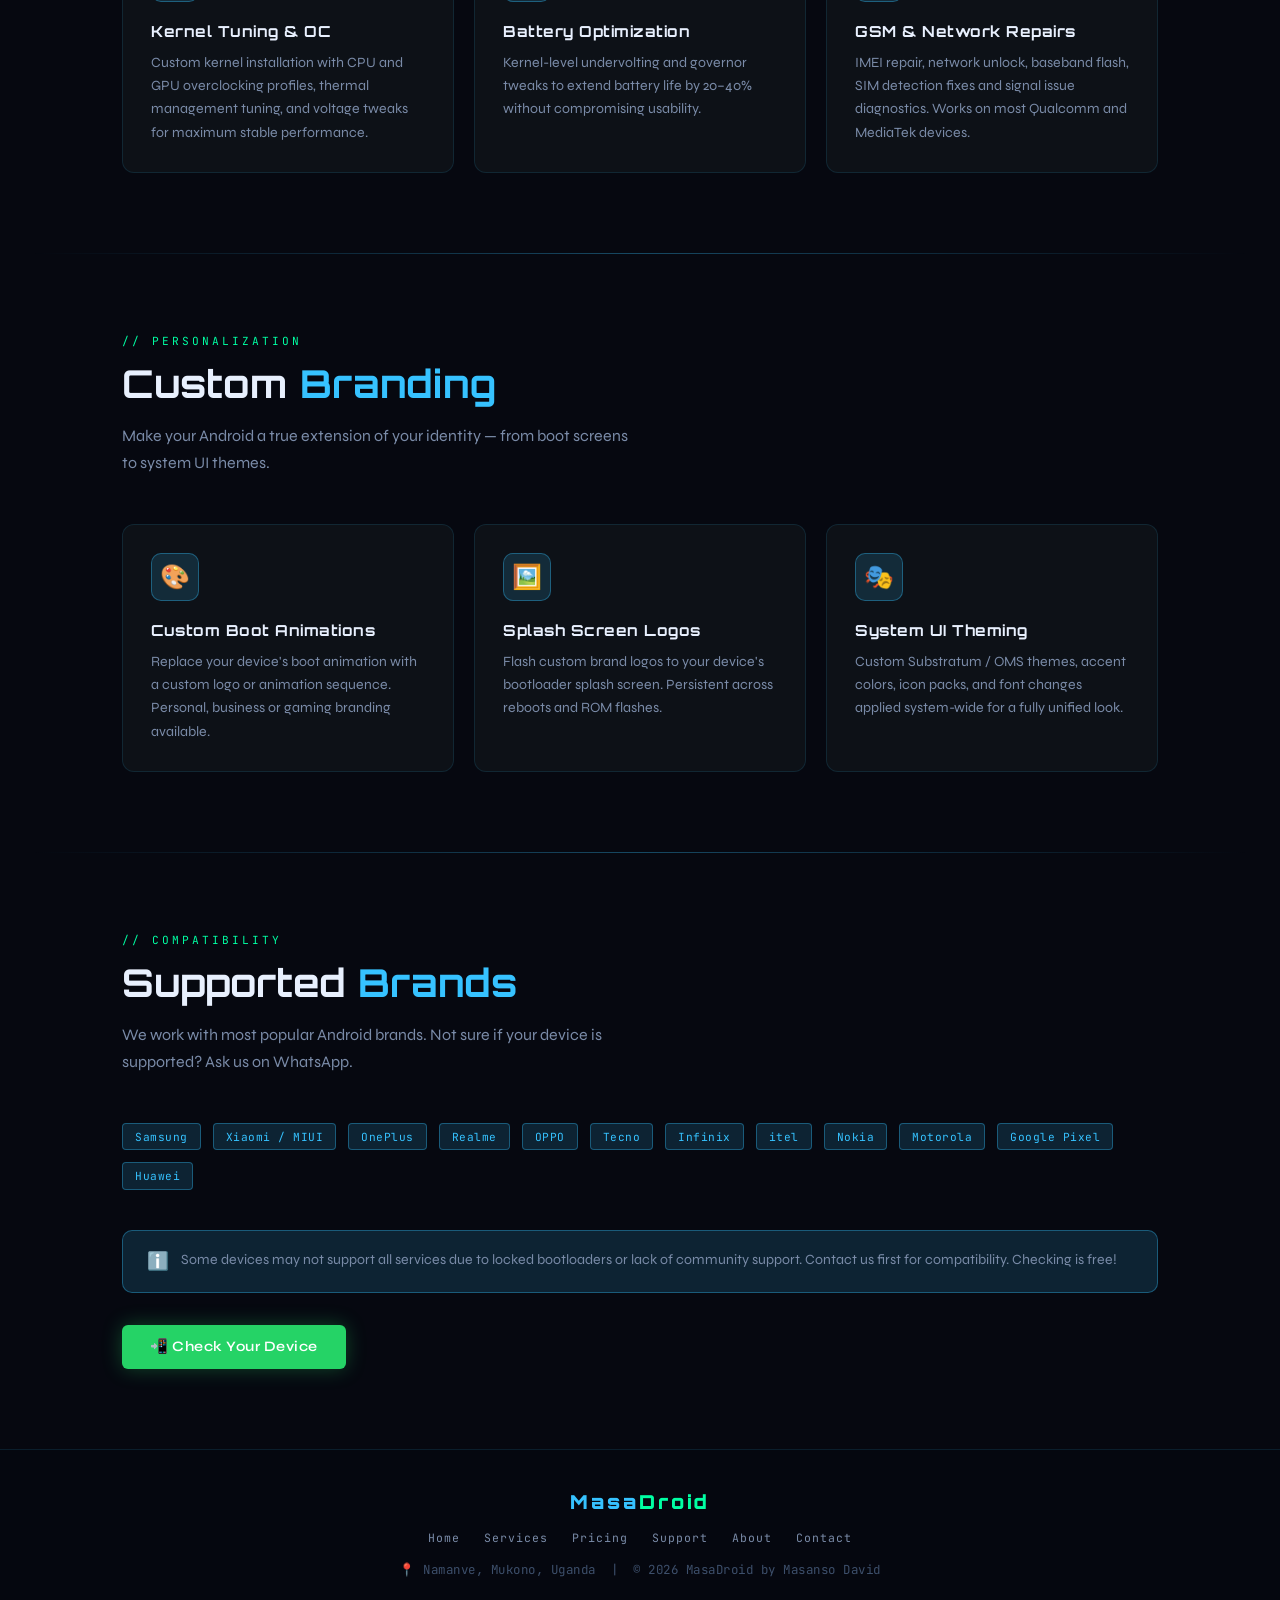
<file: html/services.html>
<!DOCTYPE html>
<html lang="en">
<head>
  <meta charset="UTF-8" />
  <meta name="viewport" content="width=device-width, initial-scale=1.0" />
  <title>Services – MasaDroid | Android Modding Uganda</title>
  <meta name="description" content="Custom ROM installation, rooting, kernel tuning, GSM repairs and more — professional Android services in Namanve, Uganda." />
  <link rel="stylesheet" href="../css/styles.css" />
</head>
<body>

<nav>
  <a href="index.html" class="nav-logo">Masa<span>Droid</span></a>
  <ul class="nav-links">
    <li><a href="index.html">Home</a></li>
    <li><a href="services.html" class="active">Services</a></li>
    <li><a href="pricing.html">Pricing</a></li>
    <li><a href="support.html">Support</a></li>
    <li><a href="about.html">About</a></li>
    <li><a href="contact.html">Contact</a></li>
  </ul>
  <a href="https://wa.me/256764411376" target="_blank" class="nav-cta">📲 WhatsApp</a>
  <div class="hamburger"><span></span><span></span><span></span></div>
</nav>

<main>
  <div class="page-hero">
    <span class="section-tag">// our expertise</span>
    <h1>Android <span style="color:var(--accent)">Services</span></h1>
    <p>Every service is performed by Masanso David, tested, and guaranteed. Your device is in expert hands.</p>
  </div>

  <!-- ROM SERVICES -->
  <section>
    <span class="section-tag">// software</span>
    <h2 class="section-title">ROM & <span class="accent">Software</span></h2>
    <p class="section-desc">Giving your android device new life through custom made software, making it faster, more efficient, and tailored to your needs.</p>

    <div class="cards-grid">
      <div class="card">
        <div class="card-icon">🤖</div>
        <h3>Custom ROM Installation</h3>
        <p>Flash LineageOS, PixelOS, crDroid, ArrowOS, Evolution X and more. Get the purest Android experience with monthly security patches, long term device support and zero bloatware.</p>
      </div>
      <div class="card">
        <div class="card-icon">🎮</div>
        <h3>Gaming ROM Setup</h3>
        <p>Specialized gaming ROMs with GPU frequency unlocking, touch response optimizations and game booster modes. Built for competitive gaming and sustained performance.</p>
      </div>
      <div class="card">
        <div class="card-icon">🔓</div>
        <h3>Rooting (Magisk / KernelSU)</h3>
        <p>Unlock full root access with the latest Magisk or KernelSU. Includes module setup, SafetyNet bypass and systemless root for banking app compatibility.</p>
      </div>
      <div class="card">
        <div class="card-icon">🛡️</div>
        <h3>Custom Recovery</h3>
        <p>Install TWRP, OrangeFox or PBRP. Enables full NANDroid backups, ADB sideloading, root file management and emergency device recovery.</p>
      </div>
      <div class="card">
        <div class="card-icon">🔓</div>
        <h3>Bootloader Unlocking</h3>
        <p>Unlock your device's bootloader safely. We handle OEM unlock procedures, EDL mode entries and alternative unlock methods for stubborn devices.</p>
      </div>
      <div class="card">
        <div class="card-icon">📦</div>
        <h3>Debloating</h3>
        <p>Remove carrier bloatware and OEM junk apps from stock ROMs without rooting. Reclaim storage, speed and battery on your stock Android.</p>
      </div>
    </div>
  </section>

  <div class="divider"></div>

  <!-- HARDWARE -->
  <section>
    <span class="section-tag">// hardware</span>
    <h2 class="section-title">Kernel & <span class="accent">Hardware</span></h2>
    <p class="section-desc">Deep level hardware optimization that pushes your device's silicon to its true potential, safely and reliably.</p>

    <div class="cards-grid">
      <div class="card">
        <div class="card-icon">⚡</div>
        <h3>Kernel Tuning & OC</h3>
        <p>Custom kernel installation with CPU and GPU overclocking profiles, thermal management tuning, and voltage tweaks for maximum stable performance.</p>
      </div>
      <div class="card">
        <div class="card-icon">🔋</div>
        <h3>Battery Optimization</h3>
        <p>Kernel-level undervolting and governor tweaks to extend battery life by 20–40% without compromising usability.</p>
      </div>
      <div class="card">
        <div class="card-icon">📡</div>
        <h3>GSM & Network Repairs</h3>
        <p>IMEI repair, network unlock, baseband flash, SIM detection fixes and signal issue diagnostics. Works on most Qualcomm and MediaTek devices.</p>
      </div>
    </div>
  </section>

  <div class="divider"></div>

  <!-- CUSTOMIZATION -->
  <section>
    <span class="section-tag">// personalization</span>
    <h2 class="section-title">Custom <span class="accent">Branding</span></h2>
    <p class="section-desc">Make your Android a true extension of your identity — from boot screens to system UI themes.</p>

    <div class="cards-grid">
      <div class="card">
        <div class="card-icon">🎨</div>
        <h3>Custom Boot Animations</h3>
        <p>Replace your device's boot animation with a custom logo or animation sequence. Personal, business or gaming branding available.</p>
      </div>
      <div class="card">
        <div class="card-icon">🖼️</div>
        <h3>Splash Screen Logos</h3>
        <p>Flash custom brand logos to your device's bootloader splash screen. Persistent across reboots and ROM flashes.</p>
      </div>
      <div class="card">
        <div class="card-icon">🎭</div>
        <h3>System UI Theming</h3>
        <p>Custom Substratum / OMS themes, accent colors, icon packs, and font changes applied system-wide for a fully unified look.</p>
      </div>
    </div>
  </section>

  <div class="divider"></div>

  <!-- SUPPORTED DEVICES -->
  <section>
    <span class="section-tag">// compatibility</span>
    <h2 class="section-title">Supported <span class="accent">Brands</span></h2>
    <p class="section-desc">We work with most popular Android brands. Not sure if your device is supported? Ask us on WhatsApp.</p>

    <div style="display:flex;flex-wrap:wrap;gap:0.75rem;margin-bottom:2.5rem;">
      <span class="skill-tag">Samsung</span>
      <span class="skill-tag">Xiaomi / MIUI</span>
      <span class="skill-tag">OnePlus</span>
      <span class="skill-tag">Realme</span>
      <span class="skill-tag">OPPO</span>
      <span class="skill-tag">Tecno</span>
      <span class="skill-tag">Infinix</span>
      <span class="skill-tag">itel</span>
      <span class="skill-tag">Nokia</span>
      <span class="skill-tag">Motorola</span>
      <span class="skill-tag">Google Pixel</span>
      <span class="skill-tag">Huawei</span>
    </div>

    <div class="info-box">
      <span>ℹ️</span>
      <p>Some devices may not support all services due to locked bootloaders or lack of community support. Contact us first for compatibility. Checking is free!</p>
    </div>

    <a href="https://wa.me/256764411376" target="_blank" class="btn btn-whatsapp">📲 Check Your Device</a>
  </section>
</main>

<footer>
  <div class="footer-logo">Masa<span>Droid</span></div>
  <div class="footer-links">
    <a href="index.html">Home</a>
    <a href="services.html">Services</a>
    <a href="pricing.html">Pricing</a>
    <a href="support.html">Support</a>
    <a href="about.html">About</a>
    <a href="contact.html">Contact</a>
  </div>
  <p>📍 Namanve, Mukono, Uganda &nbsp;|&nbsp; © 2026 MasaDroid by Masanso David</p>
</footer>

<script src="../js/script.js"></script>
</body>
</html>
</file>
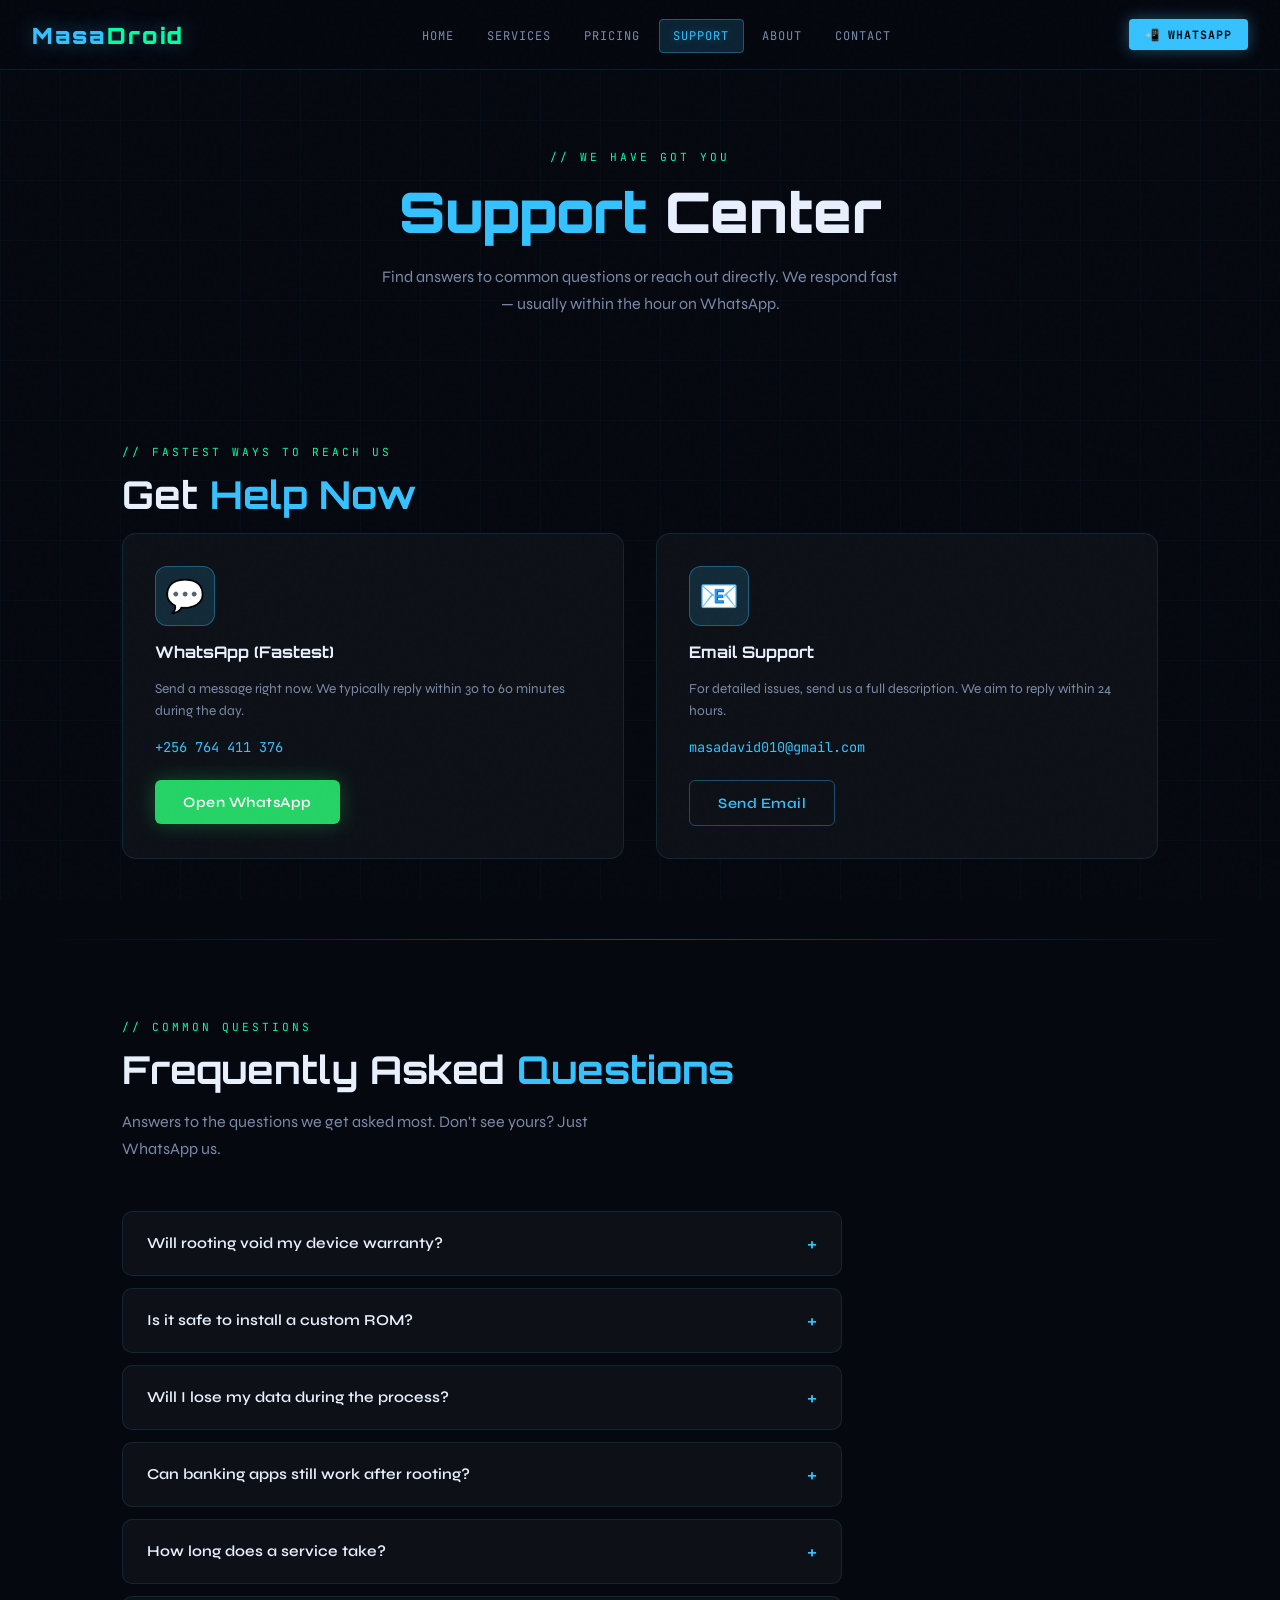
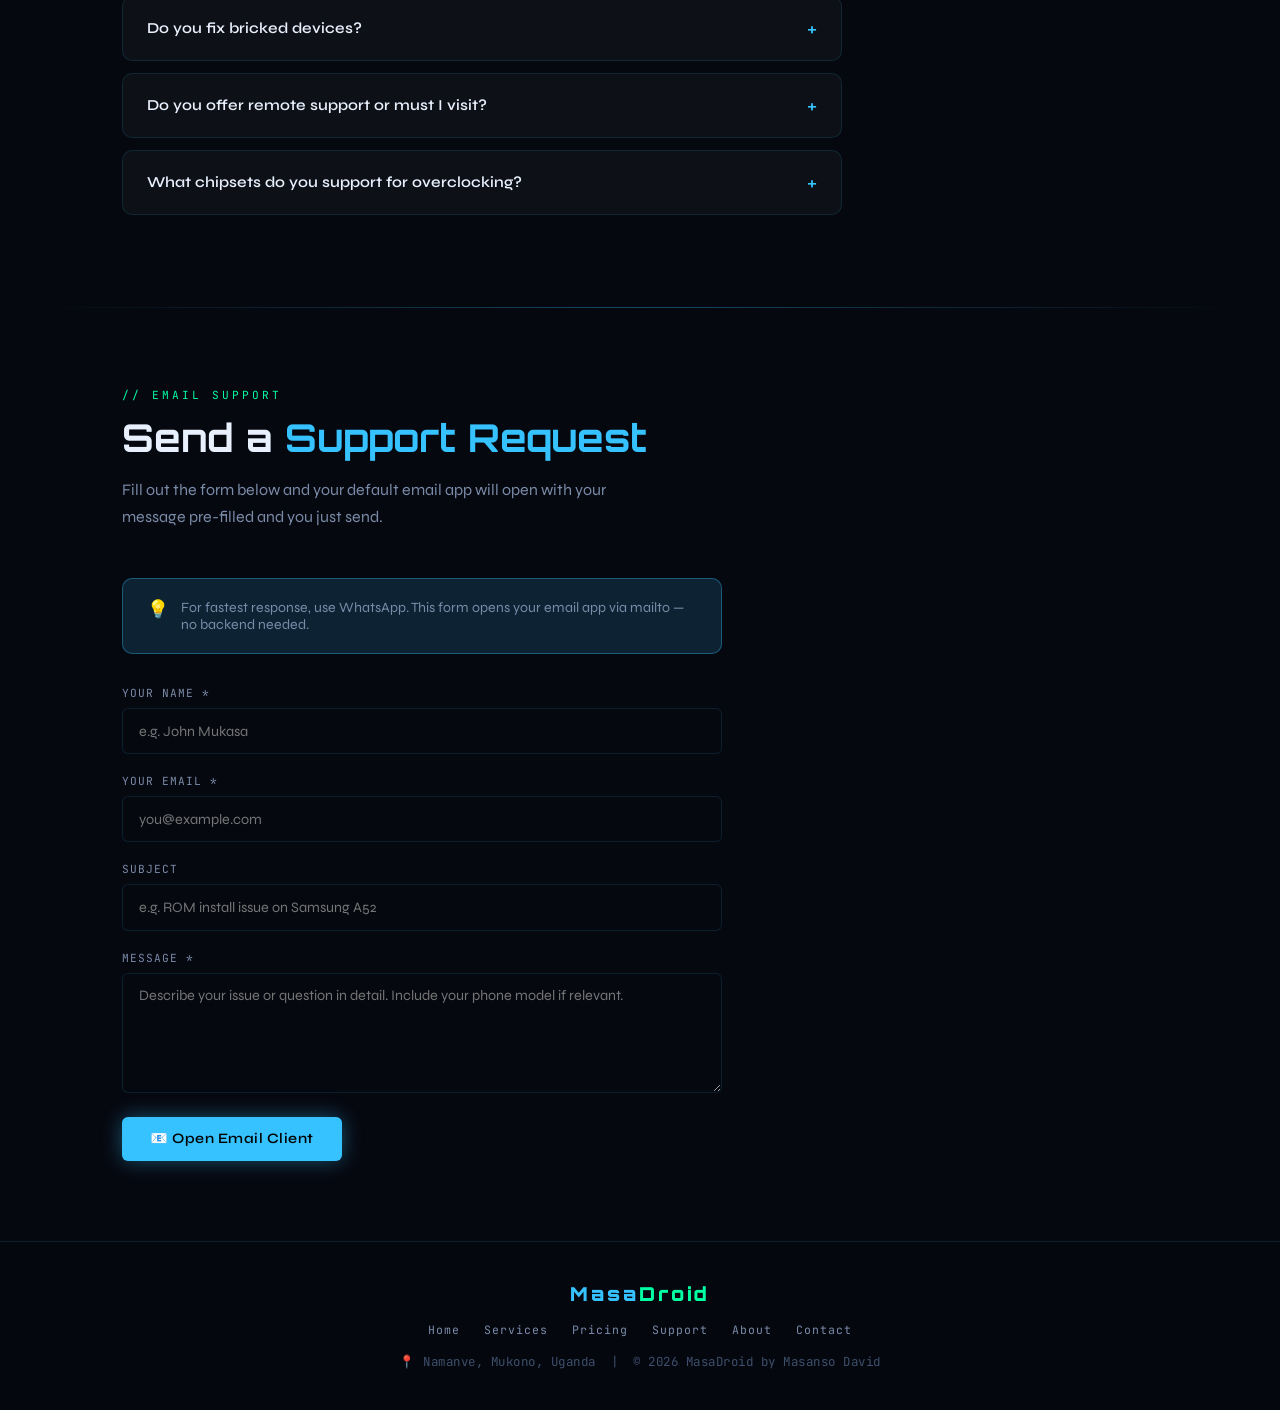
<file: html/support.html>
<!DOCTYPE html>
<html lang="en">
<head>
  <meta charset="UTF-8" />
  <meta name="viewport" content="width=device-width, initial-scale=1.0" />
  <title>Support – MasaDroid | Help & FAQ</title>
  <meta name="description" content="Get help with Android modding. FAQ, email support and WhatsApp support from MasaDroid, Namanve Uganda." />
  <link rel="stylesheet" href="../css/styles.css" />
</head>
<body>

<nav>
  <a href="index.html" class="nav-logo">Masa<span>Droid</span></a>
  <ul class="nav-links">
    <li><a href="index.html">Home</a></li>
    <li><a href="services.html">Services</a></li>
    <li><a href="pricing.html">Pricing</a></li>
    <li><a href="support.html" class="active">Support</a></li>
    <li><a href="about.html">About</a></li>
    <li><a href="contact.html">Contact</a></li>
  </ul>
  <a href="https://wa.me/256764411376" target="_blank" class="nav-cta">📲 WhatsApp</a>
  <div class="hamburger"><span></span><span></span><span></span></div>
</nav>

<main>
  <div class="page-hero">
    <span class="section-tag">// we have got you</span>
    <h1><span style="color:var(--accent)">Support</span> Center</h1>
    <p>Find answers to common questions or reach out directly. We respond fast — usually within the hour on WhatsApp.</p>
  </div>

  <!-- QUICK CONTACT CARDS -->
  <section>
    <span class="section-tag">// fastest ways to reach us</span>
    <h2 class="section-title">Get <span class="accent">Help Now</span></h2>

    <div class="contact-grid" style="margin-bottom:0;">
      <div class="contact-method">
        <div class="contact-icon">💬</div>
        <h3>WhatsApp (Fastest)</h3>
        <p>Send a message right now. We typically reply within 30 to 60 minutes during the day.</p>
        <span class="contact-value">+256 764 411 376</span>
        <a href="https://wa.me/256764411376?text=Hi%20Masa!%20I%20need%20support%20with%20my%20device." target="_blank" class="btn btn-whatsapp" style="margin-top:0.5rem;">Open WhatsApp</a>
      </div>
      <div class="contact-method">
        <div class="contact-icon">📧</div>
        <h3>Email Support</h3>
        <p>For detailed issues, send us a full description. We aim to reply within 24 hours.</p>
        <span class="contact-value">masadavid010@gmail.com</span>
        <a href="mailto:masadavid010@gmail.com" class="btn btn-outline" style="margin-top:0.5rem;">Send Email</a>
      </div>
    </div>
  </section>

  <div class="divider"></div>

  <!-- FAQ -->
  <section>
    <span class="section-tag">// common questions</span>
    <h2 class="section-title">Frequently Asked <span class="accent">Questions</span></h2>
    <p class="section-desc">Answers to the questions we get asked most. Don't see yours? Just WhatsApp us.</p>

    <div class="faq-list">

      <div class="faq-item">
        <button class="faq-question">Will rooting void my device warranty? <i class="faq-icon">+</i></button>
        <div class="faq-answer"><p>Yes, in most cases rooting and unlocking the bootloader will void the manufacturer's warranty. However, on many devices you can re-lock the bootloader and restore stock firmware to reset the warranty status. We'll advise you on your specific device.</p></div>
      </div>

      <div class="faq-item">
        <button class="faq-question">Is it safe to install a custom ROM? <i class="faq-icon">+</i></button>
        <div class="faq-answer"><p>Yes, when done correctly. We always take a full NANDroid backup before flashing any ROM. Custom ROMs from trusted sources (LineageOS, PixelOS etc.) are safe, actively maintained, and often more secure than stock OEM ROMs due to faster security patch delivery.</p></div>
      </div>

      <div class="faq-item">
        <button class="faq-question">Will I lose my data during the process? <i class="faq-icon">+</i></button>
        <div class="faq-answer"><p>Most ROM installations require a full wipe (factory reset). We recommend backing up your WhatsApp, photos, contacts and apps beforehand. We can guide you through the backup process before we begin. Rooting alone does NOT erase your data.</p></div>
      </div>

      <div class="faq-item">
        <button class="faq-question">Can banking apps still work after rooting? <i class="faq-icon">+</i></button>
        <div class="faq-answer"><p>Yes! With Magisk's DenyList feature and proper configuration, most banking apps including MTN Mobile Money and Airtel Money work fine on rooted devices. We set this up as part of our rooting service at no extra cost.</p></div>
      </div>

      <div class="faq-item">
        <button class="faq-question">How long does a service take? <i class="faq-icon">+</i></button>
        <div class="faq-answer"><p>Basic services (rooting, recovery install) take 30–60 minutes. Custom ROM flashing takes 1–2 hours. Complex jobs like IMEI repair or kernel tuning may take up to a day. We'll give you a clear timeline before starting.</p></div>
      </div>

      <div class="faq-item">
        <button class="faq-question">Do you fix bricked devices? <i class="faq-icon">+</i></button>
        <div class="faq-answer"><p>Yes! Soft bricks (device won't boot, stuck on logo) can almost always be fixed via recovery or EDL/Fastboot mode. Hard bricks (device completely dead) may require hardware tools — contact us and we'll assess. Don't attempt to fix a brick yourself; you can make it worse.</p></div>
      </div>

      <div class="faq-item">
        <button class="faq-question">Do you offer remote support or must I visit? <i class="faq-icon">+</i></button>
        <div class="faq-answer"><p>Some software tasks can be guided remotely via WhatsApp video call or step-by-step instructions. However, most modding work (especially hardware-related) requires physical device access at our Namanve location.</p></div>
      </div>

      <div class="faq-item">
        <button class="faq-question">What chipsets do you support for overclocking? <i class="faq-icon">+</i></button>
        <div class="faq-answer"><p>We primarily support Qualcomm Snapdragon (600–8xx series) and MediaTek Helio (G and P series) for overclocking. Samsung Exynos support depends on the specific model. Ask us about your chipset on WhatsApp.</p></div>
      </div>

    </div>
  </section>

  <div class="divider"></div>

  <!-- EMAIL FORM -->
  <section>
    <span class="section-tag">// email support</span>
    <h2 class="section-title">Send a <span class="accent">Support Request</span></h2>
    <p class="section-desc">Fill out the form below and your default email app will open with your message pre-filled and you just send.</p>

    <div style="max-width:600px;">
      <div class="info-box">
        <span>💡</span>
        <p>For fastest response, use WhatsApp. This form opens your email app via mailto — no backend needed.</p>
      </div>

      <div id="supportForm">
        <div class="form-group">
          <label for="name">Your Name *</label>
          <input type="text" id="name" placeholder="e.g. John Mukasa" required />
        </div>
        <div class="form-group">
          <label for="email">Your Email *</label>
          <input type="email" id="email" placeholder="you@example.com" required />
        </div>
        <div class="form-group">
          <label for="subject">Subject</label>
          <input type="text" id="subject" placeholder="e.g. ROM install issue on Samsung A52" />
        </div>
        <div class="form-group">
          <label for="message">Message *</label>
          <textarea id="message" placeholder="Describe your issue or question in detail. Include your phone model if relevant."></textarea>
        </div>
        <button type="button" onclick="sendSupportEmail()" class="btn btn-primary">📧 Open Email Client</button>
      </div>
    </div>
  </section>
</main>

<footer>
  <div class="footer-logo">Masa<span>Droid</span></div>
  <div class="footer-links">
    <a href="index.html">Home</a>
    <a href="services.html">Services</a>
    <a href="pricing.html">Pricing</a>
    <a href="support.html">Support</a>
    <a href="about.html">About</a>
    <a href="contact.html">Contact</a>
  </div>
  <p>📍 Namanve, Mukono, Uganda &nbsp;|&nbsp; © 2026 MasaDroid by Masanso David</p>
</footer>

<script src="../js/script.js"></script>
<script>
function sendSupportEmail() {
  const name = document.getElementById('name').value.trim();
  const email = document.getElementById('email').value.trim();
  const subject = document.getElementById('subject').value.trim();
  const message = document.getElementById('message').value.trim();

  if (!name || !email || !message) {
    alert('Please fill in your name, email and message.');
    return;
  }

  const body = `Name: ${name}\nEmail: ${email}\n\n${message}`;
  const mailtoLink = `mailto:masadavid010@gmail.com?subject=${encodeURIComponent(subject || 'Support Request from ' + name)}&body=${encodeURIComponent(body)}`;
  window.location.href = mailtoLink;
}
</script>
</body>
</html>
</file>
<file: styles.css>
@import url('https://fonts.googleapis.com/css2?family=Orbitron:wght@400;600;700;900&family=Syne:wght@400;500;600;700&family=JetBrains+Mono:wght@400;500&display=swap');

:root {
  --bg-deep: #060810;
  --bg-card: #0d1117;
  --bg-glass: rgba(13, 17, 23, 0.85);
  --accent: #36c2ff;
  --accent-dim: rgba(54, 194, 255, 0.15);
  --accent-glow: rgba(54, 194, 255, 0.4);
  --accent2: #00ffa3;
  --accent2-dim: rgba(0, 255, 163, 0.1);
  --text: #e8f0fe;
  --text-muted: #7a8ba8;
  --text-dim: #3d4f6b;
  --border: rgba(54, 194, 255, 0.12);
  --border-bright: rgba(54, 194, 255, 0.35);
  --danger: #ff4757;
  --gold: #ffd700;
}

*, *::before, *::after { box-sizing: border-box; margin: 0; padding: 0; }

html { scroll-behavior: smooth; }

body {
  font-family: 'Syne', sans-serif;
  background: var(--bg-deep);
  color: var(--text);
  min-height: 100vh;
  overflow-x: hidden;
  cursor: default;
}

/* ── NOISE OVERLAY ── */
body::before {
  content: '';
  position: fixed;
  inset: 0;
  background-image: url("data:image/svg+xml,%3Csvg viewBox='0 0 256 256' xmlns='http://www.w3.org/2000/svg'%3E%3Cfilter id='n'%3E%3CfeTurbulence type='fractalNoise' baseFrequency='0.9' numOctaves='4' stitchTiles='stitch'/%3E%3C/filter%3E%3Crect width='100%25' height='100%25' filter='url(%23n)' opacity='0.04'/%3E%3C/svg%3E");
  pointer-events: none;
  z-index: 9999;
  opacity: 0.35;
}

/* ── GRID BACKGROUND ── */
body::after {
  content: '';
  position: fixed;
  inset: 0;
  background-image:
    linear-gradient(rgba(54,194,255,0.03) 1px, transparent 1px),
    linear-gradient(90deg, rgba(54,194,255,0.03) 1px, transparent 1px);
  background-size: 60px 60px;
  pointer-events: none;
  z-index: 0;
}

/* ── NAV ── */
nav {
  position: fixed;
  top: 0; left: 0; right: 0;
  z-index: 1000;
  padding: 0 2rem;
  height: 70px;
  display: flex;
  align-items: center;
  justify-content: space-between;
  background: rgba(6, 8, 16, 0.92);
  backdrop-filter: blur(20px);
  border-bottom: 1px solid var(--border);
}

.nav-logo {
  font-family: 'Orbitron', monospace;
  font-weight: 900;
  font-size: 1.4rem;
  color: var(--accent);
  text-decoration: none;
  letter-spacing: 2px;
  text-shadow: 0 0 20px var(--accent-glow);
  position: relative;
}

.nav-logo span { color: var(--accent2); }

.nav-links {
  display: flex;
  gap: 0.25rem;
  list-style: none;
}

.nav-links a {
  font-family: 'JetBrains Mono', monospace;
  font-size: 0.75rem;
  color: var(--text-muted);
  text-decoration: none;
  padding: 0.5rem 0.85rem;
  border-radius: 4px;
  border: 1px solid transparent;
  transition: all 0.2s;
  letter-spacing: 1px;
  text-transform: uppercase;
}

.nav-links a:hover,
.nav-links a.active {
  color: var(--accent);
  border-color: var(--border-bright);
  background: var(--accent-dim);
  text-shadow: 0 0 10px var(--accent-glow);
}

.nav-cta {
  font-family: 'JetBrains Mono', monospace;
  font-size: 0.72rem;
  background: var(--accent);
  color: #000;
  padding: 0.5rem 1rem;
  border-radius: 4px;
  text-decoration: none;
  font-weight: 700;
  letter-spacing: 1px;
  transition: all 0.2s;
  text-transform: uppercase;
  box-shadow: 0 0 15px var(--accent-glow);
}

.nav-cta:hover {
  box-shadow: 0 0 30px var(--accent-glow);
  transform: translateY(-1px);
}

/* Hamburger */
.hamburger {
  display: none;
  flex-direction: column;
  gap: 5px;
  cursor: pointer;
  padding: 5px;
}
.hamburger span {
  display: block;
  width: 24px;
  height: 2px;
  background: var(--accent);
  transition: all 0.3s;
}

/* ── MAIN CONTENT ── */
main {
  position: relative;
  z-index: 1;
  padding-top: 70px;
}

/* ── HERO ── */
.hero {
  min-height: 92vh;
  display: flex;
  align-items: center;
  justify-content: center;
  text-align: center;
  padding: 4rem 2rem;
  position: relative;
  overflow: hidden;
}

.hero-glow {
  position: absolute;
  width: 600px;
  height: 600px;
  background: radial-gradient(circle, rgba(54,194,255,0.08) 0%, transparent 70%);
  border-radius: 50%;
  top: 50%;
  left: 50%;
  transform: translate(-50%, -50%);
  pointer-events: none;
}

.hero-badge {
  display: inline-flex;
  align-items: center;
  gap: 0.5rem;
  font-family: 'JetBrains Mono', monospace;
  font-size: 0.7rem;
  color: var(--accent2);
  border: 1px solid rgba(0,255,163,0.25);
  background: rgba(0,255,163,0.05);
  padding: 0.35rem 0.85rem;
  border-radius: 100px;
  letter-spacing: 2px;
  text-transform: uppercase;
  margin-bottom: 1.5rem;
  animation: fadeUp 0.6s ease both;
}

.hero-badge::before {
  content: '';
  width: 6px; height: 6px;
  background: var(--accent2);
  border-radius: 50%;
  box-shadow: 0 0 8px var(--accent2);
  animation: pulse 2s infinite;
}

.hero h1 {
  font-family: 'Orbitron', monospace;
  font-size: clamp(2.8rem, 8vw, 6rem);
  font-weight: 900;
  line-height: 1.05;
  letter-spacing: -1px;
  margin-bottom: 0.5rem;
  animation: fadeUp 0.7s 0.1s ease both;
}

.hero h1 .accent { color: var(--accent); text-shadow: 0 0 30px var(--accent-glow); }
.hero h1 .accent2 { color: var(--accent2); }

.hero-sub {
  font-size: 1.1rem;
  color: var(--text-muted);
  max-width: 540px;
  margin: 1rem auto 2.5rem;
  line-height: 1.7;
  animation: fadeUp 0.7s 0.2s ease both;
}

.hero-location {
  font-family: 'JetBrains Mono', monospace;
  font-size: 0.72rem;
  color: var(--text-dim);
  letter-spacing: 2px;
  margin-bottom: 2rem;
  animation: fadeUp 0.7s 0.25s ease both;
}

.hero-location span { color: var(--accent); }

.hero-btns {
  display: flex;
  gap: 1rem;
  justify-content: center;
  flex-wrap: wrap;
  animation: fadeUp 0.7s 0.3s ease both;
}

/* ── BUTTONS ── */
.btn {
  display: inline-flex;
  align-items: center;
  gap: 0.5rem;
  font-family: 'Syne', sans-serif;
  font-weight: 600;
  font-size: 0.9rem;
  padding: 0.85rem 1.75rem;
  border-radius: 6px;
  text-decoration: none;
  transition: all 0.25s;
  letter-spacing: 0.5px;
  cursor: pointer;
  border: none;
}

.btn-primary {
  background: var(--accent);
  color: #000;
  box-shadow: 0 0 20px var(--accent-glow), 0 4px 15px rgba(0,0,0,0.3);
}
.btn-primary:hover {
  box-shadow: 0 0 40px var(--accent-glow), 0 6px 20px rgba(0,0,0,0.4);
  transform: translateY(-2px);
}

.btn-secondary {
  background: transparent;
  color: var(--text);
  border: 1px solid var(--border-bright);
  backdrop-filter: blur(10px);
}
.btn-secondary:hover {
  background: var(--accent-dim);
  color: var(--accent);
  border-color: var(--accent);
  box-shadow: 0 0 20px var(--accent-glow);
  transform: translateY(-2px);
}

.btn-whatsapp {
  background: #25d366;
  color: #fff;
  box-shadow: 0 0 20px rgba(37,211,102,0.3);
}
.btn-whatsapp:hover {
  box-shadow: 0 0 40px rgba(37,211,102,0.5);
  transform: translateY(-2px);
}

.btn-outline {
  background: transparent;
  color: var(--accent);
  border: 1px solid var(--border-bright);
}
.btn-outline:hover {
  background: var(--accent-dim);
  box-shadow: 0 0 20px var(--accent-glow);
  transform: translateY(-2px);
}

/* ── STATS ROW ── */
.stats-row {
  display: flex;
  justify-content: center;
  gap: 0;
  flex-wrap: wrap;
  margin: 4rem auto;
  max-width: 700px;
  border: 1px solid var(--border);
  border-radius: 12px;
  overflow: hidden;
  background: var(--bg-card);
}

.stat-item {
  flex: 1;
  min-width: 140px;
  padding: 1.5rem;
  text-align: center;
  border-right: 1px solid var(--border);
}
.stat-item:last-child { border-right: none; }

.stat-num {
  font-family: 'Orbitron', monospace;
  font-size: 1.8rem;
  font-weight: 700;
  color: var(--accent);
  display: block;
  text-shadow: 0 0 15px var(--accent-glow);
}
.stat-label {
  font-size: 0.72rem;
  color: var(--text-muted);
  letter-spacing: 1px;
  text-transform: uppercase;
  margin-top: 0.25rem;
  font-family: 'JetBrains Mono', monospace;
}

/* ── SECTION ── */
section {
  padding: 5rem 2rem;
  max-width: 1100px;
  margin: 0 auto;
}

.section-tag {
  font-family: 'JetBrains Mono', monospace;
  font-size: 0.7rem;
  color: var(--accent2);
  letter-spacing: 3px;
  text-transform: uppercase;
  margin-bottom: 0.75rem;
  display: block;
}

.section-title {
  font-family: 'Orbitron', monospace;
  font-size: clamp(1.6rem, 4vw, 2.4rem);
  font-weight: 700;
  margin-bottom: 1rem;
  line-height: 1.2;
}

.section-title .accent { color: var(--accent); }

.section-desc {
  color: var(--text-muted);
  font-size: 1rem;
  max-width: 520px;
  line-height: 1.7;
  margin-bottom: 3rem;
}

/* ── CARDS GRID ── */
.cards-grid {
  display: grid;
  grid-template-columns: repeat(auto-fill, minmax(280px, 1fr));
  gap: 1.25rem;
}

.card {
  background: var(--bg-card);
  border: 1px solid var(--border);
  border-radius: 12px;
  padding: 1.75rem;
  transition: all 0.3s;
  position: relative;
  overflow: hidden;
}

.card::before {
  content: '';
  position: absolute;
  top: 0; left: 0; right: 0;
  height: 2px;
  background: linear-gradient(90deg, transparent, var(--accent), transparent);
  opacity: 0;
  transition: opacity 0.3s;
}

.card:hover {
  border-color: var(--border-bright);
  transform: translateY(-4px);
  box-shadow: 0 12px 40px rgba(0,0,0,0.4), 0 0 30px var(--accent-dim);
}

.card:hover::before { opacity: 1; }

.card-icon {
  width: 48px; height: 48px;
  display: flex;
  align-items: center;
  justify-content: center;
  font-size: 1.5rem;
  background: var(--accent-dim);
  border: 1px solid var(--border-bright);
  border-radius: 10px;
  margin-bottom: 1.25rem;
}

.card h3 {
  font-family: 'Orbitron', monospace;
  font-size: 0.95rem;
  font-weight: 700;
  margin-bottom: 0.6rem;
  color: var(--text);
  letter-spacing: 0.5px;
}

.card p {
  font-size: 0.88rem;
  color: var(--text-muted);
  line-height: 1.65;
}

/* ── UPDATES SECTION ── */
.updates-grid {
  display: grid;
  grid-template-columns: repeat(auto-fill, minmax(260px, 1fr));
  gap: 1rem;
}

.update-card {
  background: var(--bg-card);
  border: 1px solid var(--border);
  border-radius: 10px;
  padding: 1.25rem;
  display: flex;
  gap: 1rem;
  align-items: flex-start;
  transition: all 0.25s;
}

.update-card:hover {
  border-color: var(--border-bright);
  background: rgba(13,17,23,0.9);
}

.update-dot {
  width: 10px; height: 10px;
  background: var(--accent2);
  border-radius: 50%;
  box-shadow: 0 0 10px var(--accent2);
  flex-shrink: 0;
  margin-top: 5px;
}

.update-card h4 {
  font-size: 0.88rem;
  font-weight: 600;
  margin-bottom: 0.3rem;
}

.update-card p {
  font-size: 0.78rem;
  color: var(--text-muted);
  line-height: 1.5;
}

.update-card .tag {
  display: inline-block;
  font-family: 'JetBrains Mono', monospace;
  font-size: 0.65rem;
  padding: 0.15rem 0.5rem;
  border-radius: 3px;
  margin-bottom: 0.5rem;
  text-transform: uppercase;
  letter-spacing: 1px;
}

.tag-android { background: rgba(54,194,255,0.1); color: var(--accent); border: 1px solid rgba(54,194,255,0.2); }
.tag-rom { background: rgba(0,255,163,0.1); color: var(--accent2); border: 1px solid rgba(0,255,163,0.2); }
.tag-kernel { background: rgba(255,71,87,0.1); color: var(--danger); border: 1px solid rgba(255,71,87,0.2); }
.tag-logo { background: rgba(255,215,0,0.1); color: var(--gold); border: 1px solid rgba(255,215,0,0.2); }

/* ── PRICING ── */
.pricing-grid {
  display: grid;
  grid-template-columns: repeat(auto-fill, minmax(290px, 1fr));
  gap: 1.5rem;
  align-items: start;
}

.pricing-card {
  background: var(--bg-card);
  border: 1px solid var(--border);
  border-radius: 14px;
  padding: 2rem;
  transition: all 0.3s;
  position: relative;
}

.pricing-card.featured {
  border-color: var(--accent);
  box-shadow: 0 0 40px rgba(54,194,255,0.1);
}

.pricing-card.featured::after {
  content: 'POPULAR';
  position: absolute;
  top: -12px;
  left: 50%;
  transform: translateX(-50%);
  font-family: 'JetBrains Mono', monospace;
  font-size: 0.65rem;
  background: var(--accent);
  color: #000;
  padding: 0.25rem 0.75rem;
  border-radius: 100px;
  font-weight: 700;
  letter-spacing: 2px;
}

.pricing-card:hover {
  transform: translateY(-5px);
  box-shadow: 0 15px 50px rgba(0,0,0,0.5);
}

.pricing-tier {
  font-family: 'JetBrains Mono', monospace;
  font-size: 0.7rem;
  color: var(--text-muted);
  letter-spacing: 2px;
  text-transform: uppercase;
  margin-bottom: 0.5rem;
}

.pricing-price {
  font-family: 'Orbitron', monospace;
  font-size: 2.2rem;
  font-weight: 700;
  color: var(--accent);
  margin-bottom: 0.25rem;
  text-shadow: 0 0 20px var(--accent-glow);
}

.pricing-price span {
  font-size: 0.9rem;
  color: var(--text-muted);
  font-family: 'Syne', sans-serif;
}

.pricing-desc {
  font-size: 0.82rem;
  color: var(--text-muted);
  margin-bottom: 1.5rem;
  line-height: 1.5;
}

.pricing-features {
  list-style: none;
  margin-bottom: 1.75rem;
}

.pricing-features li {
  font-size: 0.85rem;
  color: var(--text-muted);
  padding: 0.5rem 0;
  border-bottom: 1px solid var(--border);
  display: flex;
  gap: 0.6rem;
  align-items: center;
}

.pricing-features li::before {
  content: '✓';
  color: var(--accent2);
  font-weight: 700;
  flex-shrink: 0;
}

.pricing-features li:last-child { border-bottom: none; }

/* ── FAQ ── */
.faq-list { max-width: 720px; }

.faq-item {
  border: 1px solid var(--border);
  border-radius: 10px;
  margin-bottom: 0.75rem;
  overflow: hidden;
  background: var(--bg-card);
}

.faq-question {
  width: 100%;
  padding: 1.25rem 1.5rem;
  background: none;
  border: none;
  color: var(--text);
  font-family: 'Syne', sans-serif;
  font-size: 0.95rem;
  font-weight: 600;
  text-align: left;
  cursor: pointer;
  display: flex;
  justify-content: space-between;
  align-items: center;
  gap: 1rem;
  transition: background 0.2s;
}

.faq-question:hover { background: var(--accent-dim); }

.faq-icon {
  font-size: 1.2rem;
  color: var(--accent);
  transition: transform 0.3s;
  flex-shrink: 0;
  font-style: normal;
}

.faq-item.open .faq-icon { transform: rotate(45deg); }

.faq-answer {
  max-height: 0;
  overflow: hidden;
  transition: max-height 0.35s ease, padding 0.3s;
  padding: 0 1.5rem;
}

.faq-item.open .faq-answer {
  max-height: 300px;
  padding: 0 1.5rem 1.25rem;
}

.faq-answer p {
  font-size: 0.88rem;
  color: var(--text-muted);
  line-height: 1.7;
}

/* ── CONTACT ── */
.contact-grid {
  display: grid;
  grid-template-columns: 1fr 1fr;
  gap: 2rem;
}

.contact-method {
  background: var(--bg-card);
  border: 1px solid var(--border);
  border-radius: 14px;
  padding: 2rem;
  display: flex;
  flex-direction: column;
  gap: 1rem;
  align-items: flex-start;
  transition: all 0.3s;
}

.contact-method:hover {
  border-color: var(--border-bright);
  transform: translateY(-4px);
  box-shadow: 0 12px 40px rgba(0,0,0,0.4);
}

.contact-icon {
  font-size: 2rem;
  width: 60px; height: 60px;
  display: flex;
  align-items: center;
  justify-content: center;
  background: var(--accent-dim);
  border: 1px solid var(--border-bright);
  border-radius: 12px;
}

.contact-method h3 {
  font-family: 'Orbitron', monospace;
  font-size: 1rem;
  font-weight: 700;
}

.contact-method p {
  font-size: 0.85rem;
  color: var(--text-muted);
  line-height: 1.6;
}

.contact-value {
  font-family: 'JetBrains Mono', monospace;
  font-size: 0.85rem;
  color: var(--accent);
  word-break: break-all;
}

/* ── FORM ── */
.form-group {
  margin-bottom: 1.25rem;
}

.form-group label {
  display: block;
  font-family: 'JetBrains Mono', monospace;
  font-size: 0.7rem;
  color: var(--text-muted);
  letter-spacing: 1px;
  text-transform: uppercase;
  margin-bottom: 0.5rem;
}

.form-group input,
.form-group textarea,
.form-group select {
  width: 100%;
  background: var(--bg-deep);
  border: 1px solid var(--border);
  border-radius: 6px;
  color: var(--text);
  font-family: 'Syne', sans-serif;
  font-size: 0.9rem;
  padding: 0.85rem 1rem;
  transition: border-color 0.2s, box-shadow 0.2s;
  outline: none;
}

.form-group input:focus,
.form-group textarea:focus,
.form-group select:focus {
  border-color: var(--accent);
  box-shadow: 0 0 0 3px var(--accent-dim);
}

.form-group textarea { resize: vertical; min-height: 120px; }

/* ── ABOUT ── */
.about-hero {
  display: grid;
  grid-template-columns: 1fr 1fr;
  gap: 4rem;
  align-items: center;
}

.about-avatar {
  width: 200px;
  height: 200px;
  border-radius: 20px;
  background: linear-gradient(135deg, var(--accent-dim), rgba(0,255,163,0.1));
  border: 2px solid var(--border-bright);
  display: flex;
  align-items: center;
  justify-content: center;
  font-size: 5rem;
  margin-bottom: 1.5rem;
  box-shadow: 0 0 40px var(--accent-dim);
}

.skill-tags {
  display: flex;
  flex-wrap: wrap;
  gap: 0.5rem;
  margin-top: 1.5rem;
}

.skill-tag {
  font-family: 'JetBrains Mono', monospace;
  font-size: 0.7rem;
  padding: 0.35rem 0.75rem;
  border-radius: 4px;
  background: var(--accent-dim);
  border: 1px solid var(--border-bright);
  color: var(--accent);
  letter-spacing: 0.5px;
}

/* ── FOOTER ── */
footer {
  position: relative;
  z-index: 1;
  border-top: 1px solid var(--border);
  padding: 2.5rem;
  text-align: center;
  background: rgba(6,8,16,0.9);
}

.footer-logo {
  font-family: 'Orbitron', monospace;
  font-size: 1.2rem;
  font-weight: 900;
  color: var(--accent);
  letter-spacing: 3px;
  margin-bottom: 0.5rem;
}

.footer-logo span { color: var(--accent2); }

footer p {
  font-size: 0.78rem;
  color: var(--text-dim);
  font-family: 'JetBrains Mono', monospace;
  letter-spacing: 0.5px;
}

.footer-links {
  display: flex;
  gap: 1.5rem;
  justify-content: center;
  margin: 1rem 0;
  flex-wrap: wrap;
}

.footer-links a {
  font-family: 'JetBrains Mono', monospace;
  font-size: 0.72rem;
  color: var(--text-muted);
  text-decoration: none;
  letter-spacing: 1px;
  transition: color 0.2s;
}

.footer-links a:hover { color: var(--accent); }

/* ── PAGE HERO ── */
.page-hero {
  padding: 5rem 2rem 3rem;
  text-align: center;
  max-width: 800px;
  margin: 0 auto;
}

.page-hero h1 {
  font-family: 'Orbitron', monospace;
  font-size: clamp(2rem, 5vw, 3.5rem);
  font-weight: 900;
  margin-bottom: 1rem;
}

.page-hero p {
  color: var(--text-muted);
  font-size: 1rem;
  line-height: 1.7;
  max-width: 520px;
  margin: 0 auto;
}

/* ── DIVIDER ── */
.divider {
  height: 1px;
  background: linear-gradient(90deg, transparent, var(--border-bright), transparent);
  margin: 0 2rem;
}

/* ── ANIMATIONS ── */
@keyframes fadeUp {
  from { opacity: 0; transform: translateY(20px); }
  to { opacity: 1; transform: translateY(0); }
}

@keyframes pulse {
  0%, 100% { opacity: 1; transform: scale(1); }
  50% { opacity: 0.5; transform: scale(0.8); }
}

@keyframes glowPulse {
  0%, 100% { box-shadow: 0 0 20px var(--accent-glow); }
  50% { box-shadow: 0 0 40px var(--accent-glow), 0 0 80px rgba(54,194,255,0.1); }
}

.animate-in {
  animation: fadeUp 0.6s ease both;
}

/* ── MOBILE ── */
@media (max-width: 768px) {
  .nav-links, .nav-cta { display: none; }
  .hamburger { display: flex; }

  .nav-links.open {
    display: flex;
    flex-direction: column;
    position: fixed;
    top: 70px;
    left: 0; right: 0;
    background: rgba(6,8,16,0.98);
    padding: 1rem;
    border-bottom: 1px solid var(--border);
    z-index: 999;
  }

  .nav-links.open .nav-cta-mobile {
    display: block;
    margin-top: 0.5rem;
  }

  .contact-grid { grid-template-columns: 1fr; }
  .about-hero { grid-template-columns: 1fr; gap: 2rem; }
  .stats-row { border-radius: 0; border-left: none; border-right: none; }
  .stat-item { border-right: none; border-bottom: 1px solid var(--border); }
  .stat-item:last-child { border-bottom: none; }

  .hero h1 { font-size: 2.8rem; }
  .hero-btns { flex-direction: column; align-items: center; }

  section { padding: 3rem 1.25rem; }
}

/* ── HIGHLIGHT BOX ── */
.info-box {
  background: var(--accent-dim);
  border: 1px solid var(--border-bright);
  border-radius: 10px;
  padding: 1.25rem 1.5rem;
  margin-bottom: 2rem;
  font-size: 0.88rem;
  color: var(--text-muted);
  display: flex;
  gap: 0.75rem;
  align-items: flex-start;
}

.info-box span { color: var(--accent); font-size: 1.1rem; flex-shrink: 0; }
</file>
<file: css/styles.css>
@import url('https://fonts.googleapis.com/css2?family=Orbitron:wght@400;600;700;900&family=Syne:wght@400;500;600;700&family=JetBrains+Mono:wght@400;500&display=swap');

:root {
  --bg-deep: #060810;
  --bg-card: #0d1117;
  --bg-glass: rgba(13, 17, 23, 0.85);
  --accent: #36c2ff;
  --accent-dim: rgba(54, 194, 255, 0.15);
  --accent-glow: rgba(54, 194, 255, 0.4);
  --accent2: #00ffa3;
  --accent2-dim: rgba(0, 255, 163, 0.1);
  --text: #e8f0fe;
  --text-muted: #7a8ba8;
  --text-dim: #3d4f6b;
  --border: rgba(54, 194, 255, 0.12);
  --border-bright: rgba(54, 194, 255, 0.35);
  --danger: #ff4757;
  --gold: #ffd700;
}

*, *::before, *::after { box-sizing: border-box; margin: 0; padding: 0; }

html { scroll-behavior: smooth; }

body {
  font-family: 'Syne', sans-serif;
  background: var(--bg-deep);
  color: var(--text);
  min-height: 100vh;
  overflow-x: hidden;
  cursor: default;
}

/* ── NOISE OVERLAY ── */
body::before {
  content: '';
  position: fixed;
  inset: 0;
  background-image: url("data:image/svg+xml,%3Csvg viewBox='0 0 256 256' xmlns='http://www.w3.org/2000/svg'%3E%3Cfilter id='n'%3E%3CfeTurbulence type='fractalNoise' baseFrequency='0.9' numOctaves='4' stitchTiles='stitch'/%3E%3C/filter%3E%3Crect width='100%25' height='100%25' filter='url(%23n)' opacity='0.04'/%3E%3C/svg%3E");
  pointer-events: none;
  z-index: 9999;
  opacity: 0.35;
}

/* ── GRID BACKGROUND ── */
body::after {
  content: '';
  position: fixed;
  inset: 0;
  background-image:
    linear-gradient(rgba(54,194,255,0.03) 1px, transparent 1px),
    linear-gradient(90deg, rgba(54,194,255,0.03) 1px, transparent 1px);
  background-size: 60px 60px;
  pointer-events: none;
  z-index: 0;
}

/* ── NAV ── */
nav {
  position: fixed;
  top: 0; left: 0; right: 0;
  z-index: 1000;
  padding: 0 2rem;
  height: 70px;
  display: flex;
  align-items: center;
  justify-content: space-between;
  background: rgba(6, 8, 16, 0.92);
  backdrop-filter: blur(20px);
  border-bottom: 1px solid var(--border);
}

.nav-logo {
  font-family: 'Orbitron', monospace;
  font-weight: 900;
  font-size: 1.4rem;
  color: var(--accent);
  text-decoration: none;
  letter-spacing: 2px;
  text-shadow: 0 0 20px var(--accent-glow);
  position: relative;
}

.nav-logo span { color: var(--accent2); }

.nav-links {
  display: flex;
  gap: 0.25rem;
  list-style: none;
}

.nav-links a {
  font-family: 'JetBrains Mono', monospace;
  font-size: 0.75rem;
  color: var(--text-muted);
  text-decoration: none;
  padding: 0.5rem 0.85rem;
  border-radius: 4px;
  border: 1px solid transparent;
  transition: all 0.2s;
  letter-spacing: 1px;
  text-transform: uppercase;
}

.nav-links a:hover,
.nav-links a.active {
  color: var(--accent);
  border-color: var(--border-bright);
  background: var(--accent-dim);
  text-shadow: 0 0 10px var(--accent-glow);
}

.nav-cta {
  font-family: 'JetBrains Mono', monospace;
  font-size: 0.72rem;
  background: var(--accent);
  color: #000;
  padding: 0.5rem 1rem;
  border-radius: 4px;
  text-decoration: none;
  font-weight: 700;
  letter-spacing: 1px;
  transition: all 0.2s;
  text-transform: uppercase;
  box-shadow: 0 0 15px var(--accent-glow);
}

.nav-cta:hover {
  box-shadow: 0 0 30px var(--accent-glow);
  transform: translateY(-1px);
}

/* Hamburger */
.hamburger {
  display: none;
  flex-direction: column;
  gap: 5px;
  cursor: pointer;
  padding: 5px;
}
.hamburger span {
  display: block;
  width: 24px;
  height: 2px;
  background: var(--accent);
  transition: all 0.3s;
}

/* ── MAIN CONTENT ── */
main {
  position: relative;
  z-index: 1;
  padding-top: 70px;
}

/* ── HERO ── */
.hero {
  min-height: 92vh;
  display: flex;
  align-items: center;
  justify-content: center;
  text-align: center;
  padding: 4rem 2rem;
  position: relative;
  overflow: hidden;
}

.hero-glow {
  position: absolute;
  width: 600px;
  height: 600px;
  background: radial-gradient(circle, rgba(54,194,255,0.08) 0%, transparent 70%);
  border-radius: 50%;
  top: 50%;
  left: 50%;
  transform: translate(-50%, -50%);
  pointer-events: none;
}

.hero-badge {
  display: inline-flex;
  align-items: center;
  gap: 0.5rem;
  font-family: 'JetBrains Mono', monospace;
  font-size: 0.7rem;
  color: var(--accent2);
  border: 1px solid rgba(0,255,163,0.25);
  background: rgba(0,255,163,0.05);
  padding: 0.35rem 0.85rem;
  border-radius: 100px;
  letter-spacing: 2px;
  text-transform: uppercase;
  margin-bottom: 1.5rem;
  animation: fadeUp 0.6s ease both;
}

.hero-badge::before {
  content: '';
  width: 6px; height: 6px;
  background: var(--accent2);
  border-radius: 50%;
  box-shadow: 0 0 8px var(--accent2);
  animation: pulse 2s infinite;
}

.hero h1 {
  font-family: 'Orbitron', monospace;
  font-size: clamp(2.8rem, 8vw, 6rem);
  font-weight: 900;
  line-height: 1.05;
  letter-spacing: -1px;
  margin-bottom: 0.5rem;
  animation: fadeUp 0.7s 0.1s ease both;
}

.hero h1 .accent { color: var(--accent); text-shadow: 0 0 30px var(--accent-glow); }
.hero h1 .accent2 { color: var(--accent2); }

.hero-sub {
  font-size: 1.1rem;
  color: var(--text-muted);
  max-width: 540px;
  margin: 1rem auto 2.5rem;
  line-height: 1.7;
  animation: fadeUp 0.7s 0.2s ease both;
}

.hero-location {
  font-family: 'JetBrains Mono', monospace;
  font-size: 0.72rem;
  color: var(--text-dim);
  letter-spacing: 2px;
  margin-bottom: 2rem;
  animation: fadeUp 0.7s 0.25s ease both;
}

.hero-location span { color: var(--accent); }

.hero-btns {
  display: flex;
  gap: 1rem;
  justify-content: center;
  flex-wrap: wrap;
  animation: fadeUp 0.7s 0.3s ease both;
}

/* ── BUTTONS ── */
.btn {
  display: inline-flex;
  align-items: center;
  gap: 0.5rem;
  font-family: 'Syne', sans-serif;
  font-weight: 600;
  font-size: 0.9rem;
  padding: 0.85rem 1.75rem;
  border-radius: 6px;
  text-decoration: none;
  transition: all 0.25s;
  letter-spacing: 0.5px;
  cursor: pointer;
  border: none;
}

.btn-primary {
  background: var(--accent);
  color: #000;
  box-shadow: 0 0 20px var(--accent-glow), 0 4px 15px rgba(0,0,0,0.3);
}
.btn-primary:hover {
  box-shadow: 0 0 40px var(--accent-glow), 0 6px 20px rgba(0,0,0,0.4);
  transform: translateY(-2px);
}

.btn-secondary {
  background: transparent;
  color: var(--text);
  border: 1px solid var(--border-bright);
  backdrop-filter: blur(10px);
}
.btn-secondary:hover {
  background: var(--accent-dim);
  color: var(--accent);
  border-color: var(--accent);
  box-shadow: 0 0 20px var(--accent-glow);
  transform: translateY(-2px);
}

.btn-whatsapp {
  background: #25d366;
  color: #fff;
  box-shadow: 0 0 20px rgba(37,211,102,0.3);
}
.btn-whatsapp:hover {
  box-shadow: 0 0 40px rgba(37,211,102,0.5);
  transform: translateY(-2px);
}

.btn-outline {
  background: transparent;
  color: var(--accent);
  border: 1px solid var(--border-bright);
}
.btn-outline:hover {
  background: var(--accent-dim);
  box-shadow: 0 0 20px var(--accent-glow);
  transform: translateY(-2px);
}

/* ── STATS ROW ── */
.stats-row {
  display: flex;
  justify-content: center;
  gap: 0;
  flex-wrap: wrap;
  margin: 4rem auto;
  max-width: 700px;
  border: 1px solid var(--border);
  border-radius: 12px;
  overflow: hidden;
  background: var(--bg-card);
}

.stat-item {
  flex: 1;
  min-width: 140px;
  padding: 1.5rem;
  text-align: center;
  border-right: 1px solid var(--border);
}
.stat-item:last-child { border-right: none; }

.stat-num {
  font-family: 'Orbitron', monospace;
  font-size: 1.8rem;
  font-weight: 700;
  color: var(--accent);
  display: block;
  text-shadow: 0 0 15px var(--accent-glow);
}
.stat-label {
  font-size: 0.72rem;
  color: var(--text-muted);
  letter-spacing: 1px;
  text-transform: uppercase;
  margin-top: 0.25rem;
  font-family: 'JetBrains Mono', monospace;
}

/* ── SECTION ── */
section {
  padding: 5rem 2rem;
  max-width: 1100px;
  margin: 0 auto;
}

.section-tag {
  font-family: 'JetBrains Mono', monospace;
  font-size: 0.7rem;
  color: var(--accent2);
  letter-spacing: 3px;
  text-transform: uppercase;
  margin-bottom: 0.75rem;
  display: block;
}

.section-title {
  font-family: 'Orbitron', monospace;
  font-size: clamp(1.6rem, 4vw, 2.4rem);
  font-weight: 700;
  margin-bottom: 1rem;
  line-height: 1.2;
}

.section-title .accent { color: var(--accent); }

.section-desc {
  color: var(--text-muted);
  font-size: 1rem;
  max-width: 520px;
  line-height: 1.7;
  margin-bottom: 3rem;
}

/* ── CARDS GRID ── */
.cards-grid {
  display: grid;
  grid-template-columns: repeat(auto-fill, minmax(280px, 1fr));
  gap: 1.25rem;
}

.card {
  background: var(--bg-card);
  border: 1px solid var(--border);
  border-radius: 12px;
  padding: 1.75rem;
  transition: all 0.3s;
  position: relative;
  overflow: hidden;
}

.card::before {
  content: '';
  position: absolute;
  top: 0; left: 0; right: 0;
  height: 2px;
  background: linear-gradient(90deg, transparent, var(--accent), transparent);
  opacity: 0;
  transition: opacity 0.3s;
}

.card:hover {
  border-color: var(--border-bright);
  transform: translateY(-4px);
  box-shadow: 0 12px 40px rgba(0,0,0,0.4), 0 0 30px var(--accent-dim);
}

.card:hover::before { opacity: 1; }

.card-icon {
  width: 48px; height: 48px;
  display: flex;
  align-items: center;
  justify-content: center;
  font-size: 1.5rem;
  background: var(--accent-dim);
  border: 1px solid var(--border-bright);
  border-radius: 10px;
  margin-bottom: 1.25rem;
}

.card h3 {
  font-family: 'Orbitron', monospace;
  font-size: 0.95rem;
  font-weight: 700;
  margin-bottom: 0.6rem;
  color: var(--text);
  letter-spacing: 0.5px;
}

.card p {
  font-size: 0.88rem;
  color: var(--text-muted);
  line-height: 1.65;
}

/* ── UPDATES SECTION ── */
.updates-grid {
  display: grid;
  grid-template-columns: repeat(auto-fill, minmax(260px, 1fr));
  gap: 1rem;
}

.update-card {
  background: var(--bg-card);
  border: 1px solid var(--border);
  border-radius: 10px;
  padding: 1.25rem;
  display: flex;
  gap: 1rem;
  align-items: flex-start;
  transition: all 0.25s;
}

.update-card:hover {
  border-color: var(--border-bright);
  background: rgba(13,17,23,0.9);
}

.update-dot {
  width: 10px; height: 10px;
  background: var(--accent2);
  border-radius: 50%;
  box-shadow: 0 0 10px var(--accent2);
  flex-shrink: 0;
  margin-top: 5px;
}

.update-card h4 {
  font-size: 0.88rem;
  font-weight: 600;
  margin-bottom: 0.3rem;
}

.update-card p {
  font-size: 0.78rem;
  color: var(--text-muted);
  line-height: 1.5;
}

.update-card .tag {
  display: inline-block;
  font-family: 'JetBrains Mono', monospace;
  font-size: 0.65rem;
  padding: 0.15rem 0.5rem;
  border-radius: 3px;
  margin-bottom: 0.5rem;
  text-transform: uppercase;
  letter-spacing: 1px;
}

.tag-android { background: rgba(54,194,255,0.1); color: var(--accent); border: 1px solid rgba(54,194,255,0.2); }
.tag-rom { background: rgba(0,255,163,0.1); color: var(--accent2); border: 1px solid rgba(0,255,163,0.2); }
.tag-kernel { background: rgba(255,71,87,0.1); color: var(--danger); border: 1px solid rgba(255,71,87,0.2); }
.tag-logo { background: rgba(255,215,0,0.1); color: var(--gold); border: 1px solid rgba(255,215,0,0.2); }

/* ── PRICING ── */
.pricing-grid {
  display: grid;
  grid-template-columns: repeat(auto-fill, minmax(290px, 1fr));
  gap: 1.5rem;
  align-items: start;
}

.pricing-card {
  background: var(--bg-card);
  border: 1px solid var(--border);
  border-radius: 14px;
  padding: 2rem;
  transition: all 0.3s;
  position: relative;
}

.pricing-card.featured {
  border-color: var(--accent);
  box-shadow: 0 0 40px rgba(54,194,255,0.1);
}

.pricing-card.featured::after {
  content: 'POPULAR';
  position: absolute;
  top: -12px;
  left: 50%;
  transform: translateX(-50%);
  font-family: 'JetBrains Mono', monospace;
  font-size: 0.65rem;
  background: var(--accent);
  color: #000;
  padding: 0.25rem 0.75rem;
  border-radius: 100px;
  font-weight: 700;
  letter-spacing: 2px;
}

.pricing-card:hover {
  transform: translateY(-5px);
  box-shadow: 0 15px 50px rgba(0,0,0,0.5);
}

.pricing-tier {
  font-family: 'JetBrains Mono', monospace;
  font-size: 0.7rem;
  color: var(--text-muted);
  letter-spacing: 2px;
  text-transform: uppercase;
  margin-bottom: 0.5rem;
}

.pricing-price {
  font-family: 'Orbitron', monospace;
  font-size: 2.2rem;
  font-weight: 700;
  color: var(--accent);
  margin-bottom: 0.25rem;
  text-shadow: 0 0 20px var(--accent-glow);
}

.pricing-price span {
  font-size: 0.9rem;
  color: var(--text-muted);
  font-family: 'Syne', sans-serif;
}

.pricing-desc {
  font-size: 0.82rem;
  color: var(--text-muted);
  margin-bottom: 1.5rem;
  line-height: 1.5;
}

.pricing-features {
  list-style: none;
  margin-bottom: 1.75rem;
}

.pricing-features li {
  font-size: 0.85rem;
  color: var(--text-muted);
  padding: 0.5rem 0;
  border-bottom: 1px solid var(--border);
  display: flex;
  gap: 0.6rem;
  align-items: center;
}

.pricing-features li::before {
  content: '✓';
  color: var(--accent2);
  font-weight: 700;
  flex-shrink: 0;
}

.pricing-features li:last-child { border-bottom: none; }

/* ── FAQ ── */
.faq-list { max-width: 720px; }

.faq-item {
  border: 1px solid var(--border);
  border-radius: 10px;
  margin-bottom: 0.75rem;
  overflow: hidden;
  background: var(--bg-card);
}

.faq-question {
  width: 100%;
  padding: 1.25rem 1.5rem;
  background: none;
  border: none;
  color: var(--text);
  font-family: 'Syne', sans-serif;
  font-size: 0.95rem;
  font-weight: 600;
  text-align: left;
  cursor: pointer;
  display: flex;
  justify-content: space-between;
  align-items: center;
  gap: 1rem;
  transition: background 0.2s;
}

.faq-question:hover { background: var(--accent-dim); }

.faq-icon {
  font-size: 1.2rem;
  color: var(--accent);
  transition: transform 0.3s;
  flex-shrink: 0;
  font-style: normal;
}

.faq-item.open .faq-icon { transform: rotate(45deg); }

.faq-answer {
  max-height: 0;
  overflow: hidden;
  transition: max-height 0.35s ease, padding 0.3s;
  padding: 0 1.5rem;
}

.faq-item.open .faq-answer {
  max-height: 300px;
  padding: 0 1.5rem 1.25rem;
}

.faq-answer p {
  font-size: 0.88rem;
  color: var(--text-muted);
  line-height: 1.7;
}

/* ── CONTACT ── */
.contact-grid {
  display: grid;
  grid-template-columns: 1fr 1fr;
  gap: 2rem;
}

.contact-method {
  background: var(--bg-card);
  border: 1px solid var(--border);
  border-radius: 14px;
  padding: 2rem;
  display: flex;
  flex-direction: column;
  gap: 1rem;
  align-items: flex-start;
  transition: all 0.3s;
}

.contact-method:hover {
  border-color: var(--border-bright);
  transform: translateY(-4px);
  box-shadow: 0 12px 40px rgba(0,0,0,0.4);
}

.contact-icon {
  font-size: 2rem;
  width: 60px; height: 60px;
  display: flex;
  align-items: center;
  justify-content: center;
  background: var(--accent-dim);
  border: 1px solid var(--border-bright);
  border-radius: 12px;
}

.contact-method h3 {
  font-family: 'Orbitron', monospace;
  font-size: 1rem;
  font-weight: 700;
}

.contact-method p {
  font-size: 0.85rem;
  color: var(--text-muted);
  line-height: 1.6;
}

.contact-value {
  font-family: 'JetBrains Mono', monospace;
  font-size: 0.85rem;
  color: var(--accent);
  word-break: break-all;
}

/* ── FORM ── */
.form-group {
  margin-bottom: 1.25rem;
}

.form-group label {
  display: block;
  font-family: 'JetBrains Mono', monospace;
  font-size: 0.7rem;
  color: var(--text-muted);
  letter-spacing: 1px;
  text-transform: uppercase;
  margin-bottom: 0.5rem;
}

.form-group input,
.form-group textarea,
.form-group select {
  width: 100%;
  background: var(--bg-deep);
  border: 1px solid var(--border);
  border-radius: 6px;
  color: var(--text);
  font-family: 'Syne', sans-serif;
  font-size: 0.9rem;
  padding: 0.85rem 1rem;
  transition: border-color 0.2s, box-shadow 0.2s;
  outline: none;
}

.form-group input:focus,
.form-group textarea:focus,
.form-group select:focus {
  border-color: var(--accent);
  box-shadow: 0 0 0 3px var(--accent-dim);
}

.form-group textarea { resize: vertical; min-height: 120px; }

/* ── ABOUT ── */
.about-hero {
  display: grid;
  grid-template-columns: 1fr 1fr;
  gap: 4rem;
  align-items: center;
}

.about-avatar {
  width: 200px;
  height: 200px;
  border-radius: 20px;
  background: linear-gradient(135deg, var(--accent-dim), rgba(0,255,163,0.1));
  border: 2px solid var(--border-bright);
  display: flex;
  align-items: center;
  justify-content: center;
  font-size: 5rem;
  margin-bottom: 1.5rem;
  box-shadow: 0 0 40px var(--accent-dim);
}

.skill-tags {
  display: flex;
  flex-wrap: wrap;
  gap: 0.5rem;
  margin-top: 1.5rem;
}

.skill-tag {
  font-family: 'JetBrains Mono', monospace;
  font-size: 0.7rem;
  padding: 0.35rem 0.75rem;
  border-radius: 4px;
  background: var(--accent-dim);
  border: 1px solid var(--border-bright);
  color: var(--accent);
  letter-spacing: 0.5px;
}

/* ── FOOTER ── */
footer {
  position: relative;
  z-index: 1;
  border-top: 1px solid var(--border);
  padding: 2.5rem;
  text-align: center;
  background: rgba(6,8,16,0.9);
}

.footer-logo {
  font-family: 'Orbitron', monospace;
  font-size: 1.2rem;
  font-weight: 900;
  color: var(--accent);
  letter-spacing: 3px;
  margin-bottom: 0.5rem;
}

.footer-logo span { color: var(--accent2); }

footer p {
  font-size: 0.78rem;
  color: var(--text-dim);
  font-family: 'JetBrains Mono', monospace;
  letter-spacing: 0.5px;
}

.footer-links {
  display: flex;
  gap: 1.5rem;
  justify-content: center;
  margin: 1rem 0;
  flex-wrap: wrap;
}

.footer-links a {
  font-family: 'JetBrains Mono', monospace;
  font-size: 0.72rem;
  color: var(--text-muted);
  text-decoration: none;
  letter-spacing: 1px;
  transition: color 0.2s;
}

.footer-links a:hover { color: var(--accent); }

/* ── PAGE HERO ── */
.page-hero {
  padding: 5rem 2rem 3rem;
  text-align: center;
  max-width: 800px;
  margin: 0 auto;
}

.page-hero h1 {
  font-family: 'Orbitron', monospace;
  font-size: clamp(2rem, 5vw, 3.5rem);
  font-weight: 900;
  margin-bottom: 1rem;
}

.page-hero p {
  color: var(--text-muted);
  font-size: 1rem;
  line-height: 1.7;
  max-width: 520px;
  margin: 0 auto;
}

/* ── DIVIDER ── */
.divider {
  height: 1px;
  background: linear-gradient(90deg, transparent, var(--border-bright), transparent);
  margin: 0 2rem;
}

/* ── ANIMATIONS ── */
@keyframes fadeUp {
  from { opacity: 0; transform: translateY(20px); }
  to { opacity: 1; transform: translateY(0); }
}

@keyframes pulse {
  0%, 100% { opacity: 1; transform: scale(1); }
  50% { opacity: 0.5; transform: scale(0.8); }
}

@keyframes glowPulse {
  0%, 100% { box-shadow: 0 0 20px var(--accent-glow); }
  50% { box-shadow: 0 0 40px var(--accent-glow), 0 0 80px rgba(54,194,255,0.1); }
}

.animate-in {
  animation: fadeUp 0.6s ease both;
}

/* ── MOBILE ── */
@media (max-width: 768px) {
  .nav-links, .nav-cta { display: none; }
  .hamburger { display: flex; }

  .nav-links.open {
    display: flex;
    flex-direction: column;
    position: fixed;
    top: 70px;
    left: 0; right: 0;
    background: rgba(6,8,16,0.98);
    padding: 1rem;
    border-bottom: 1px solid var(--border);
    z-index: 999;
  }

  .nav-links.open .nav-cta-mobile {
    display: block;
    margin-top: 0.5rem;
  }

  .contact-grid { grid-template-columns: 1fr; }
  .about-hero { grid-template-columns: 1fr; gap: 2rem; }
  .stats-row { border-radius: 0; border-left: none; border-right: none; }
  .stat-item { border-right: none; border-bottom: 1px solid var(--border); }
  .stat-item:last-child { border-bottom: none; }

  .hero h1 { font-size: 2.8rem; }
  .hero-btns { flex-direction: column; align-items: center; }

  section { padding: 3rem 1.25rem; }
}

/* ── HIGHLIGHT BOX ── */
.info-box {
  background: var(--accent-dim);
  border: 1px solid var(--border-bright);
  border-radius: 10px;
  padding: 1.25rem 1.5rem;
  margin-bottom: 2rem;
  font-size: 0.88rem;
  color: var(--text-muted);
  display: flex;
  gap: 0.75rem;
  align-items: flex-start;
}

.info-box span { color: var(--accent); font-size: 1.1rem; flex-shrink: 0; }
</file>
